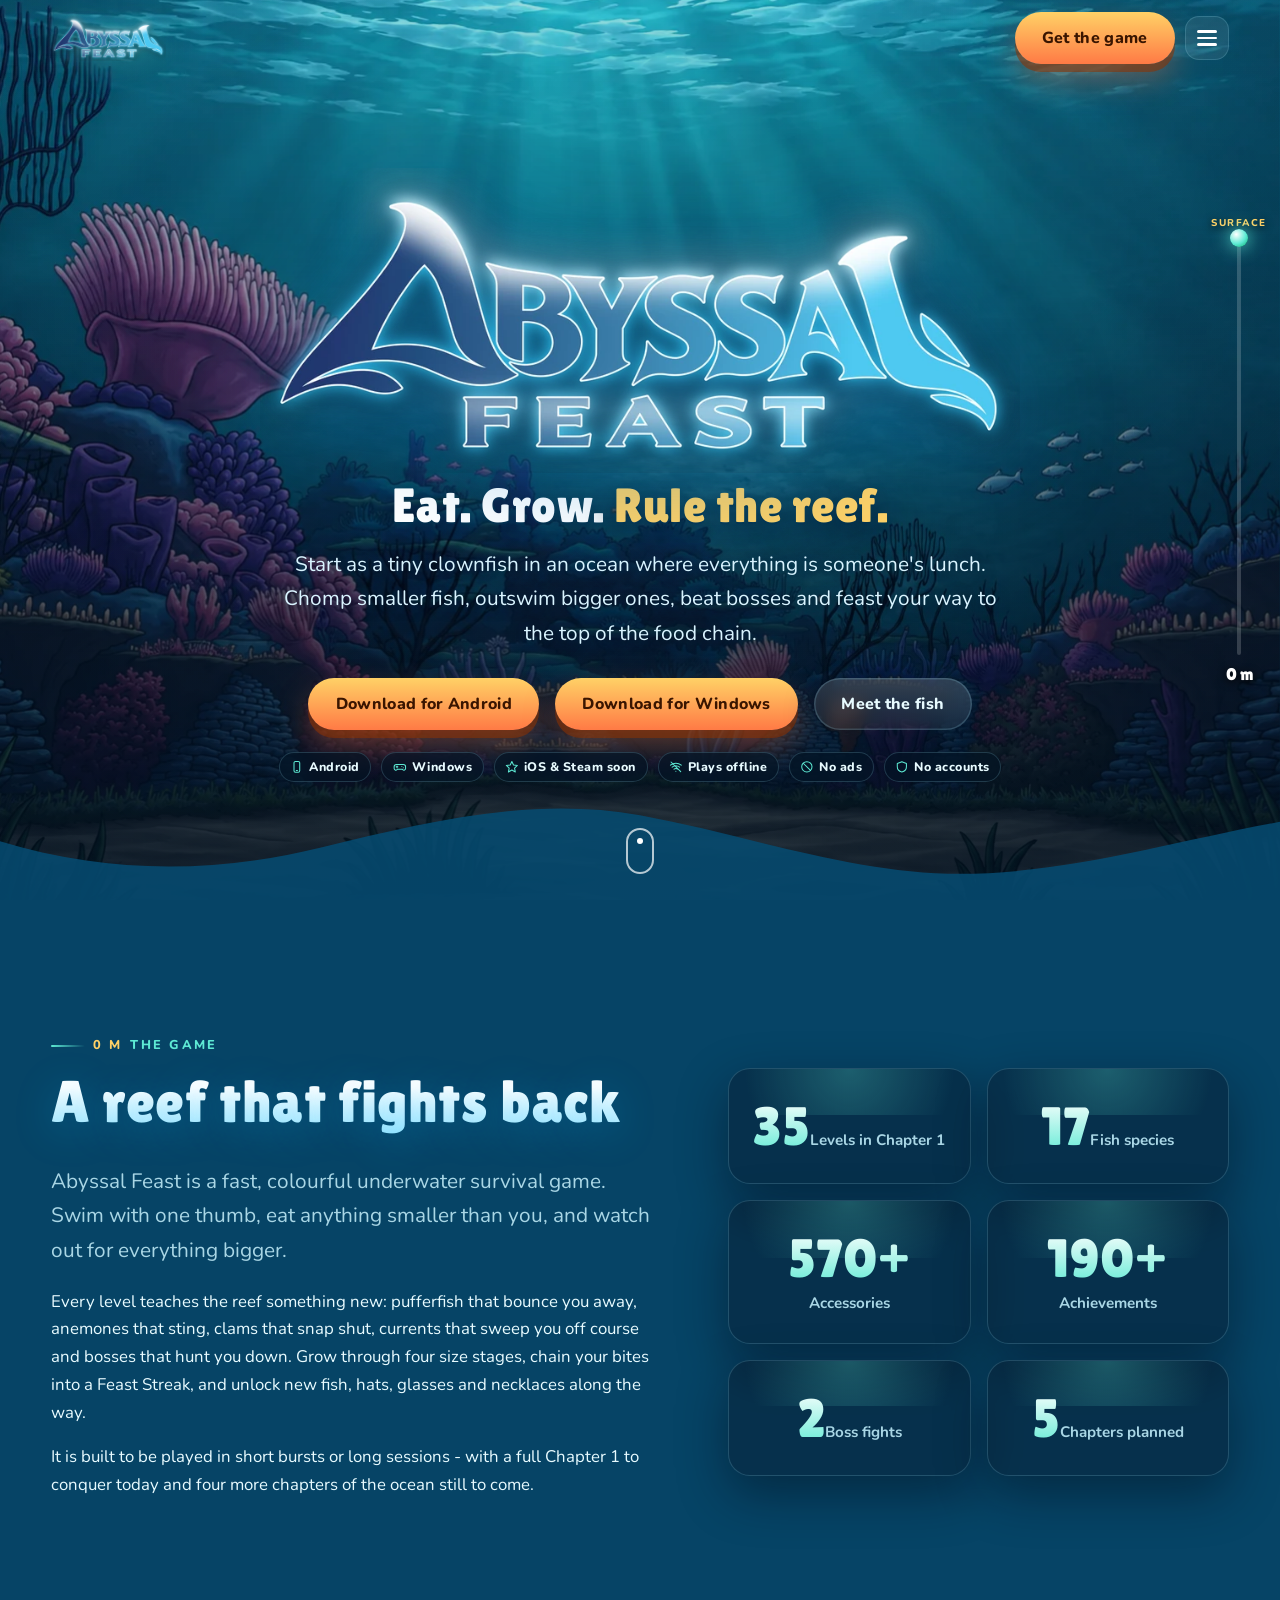
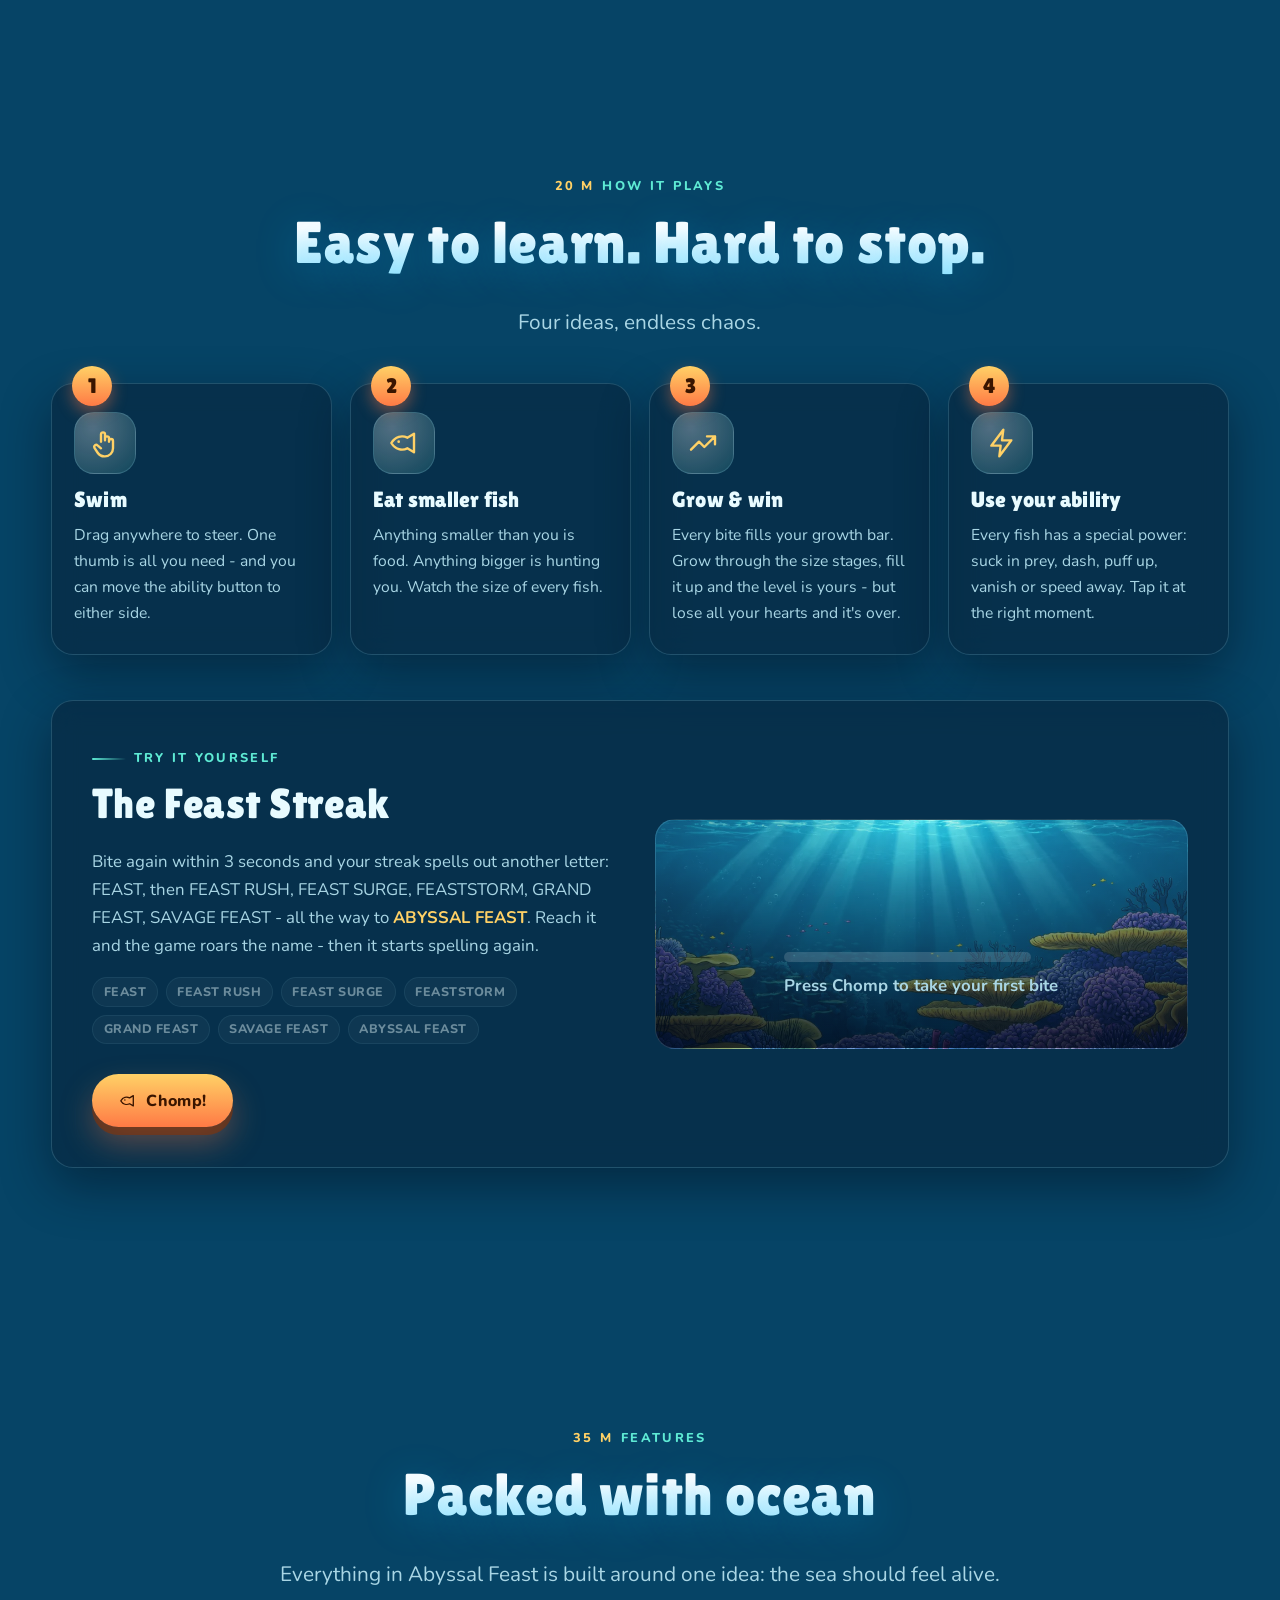
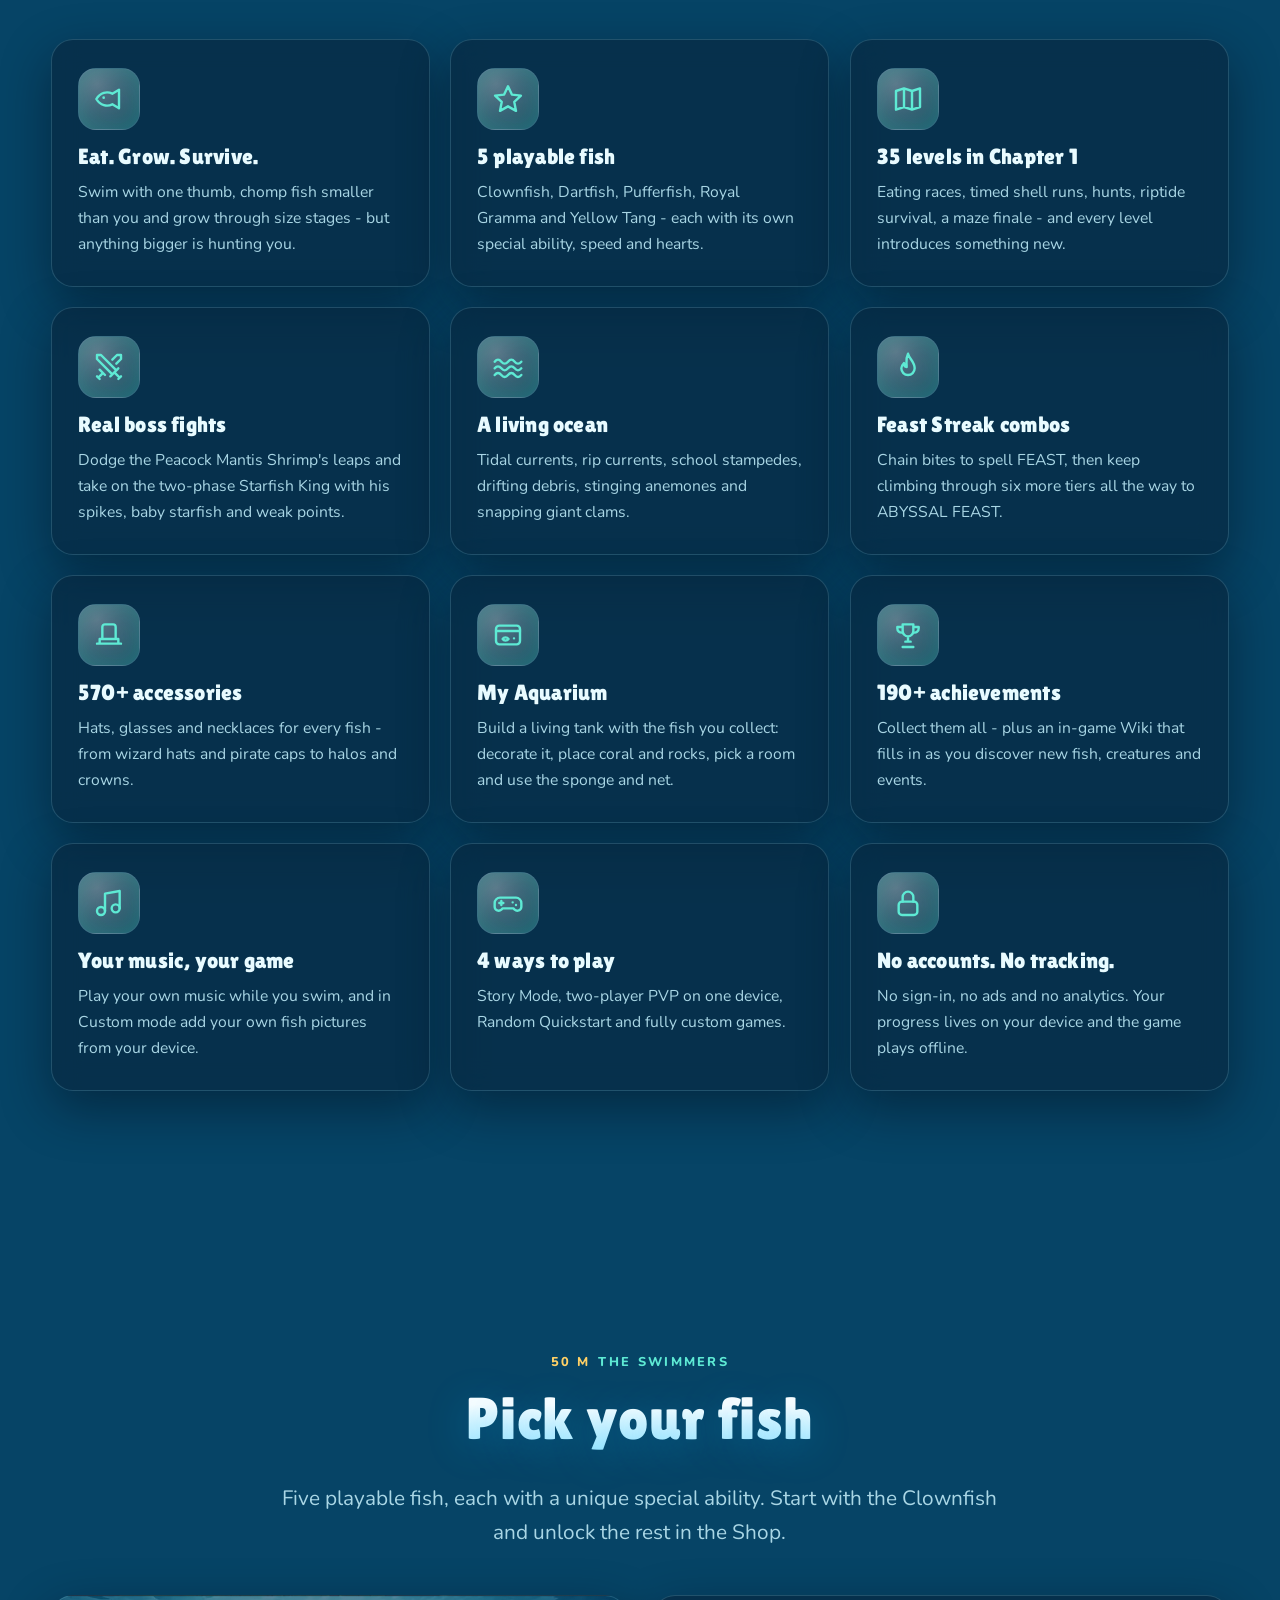
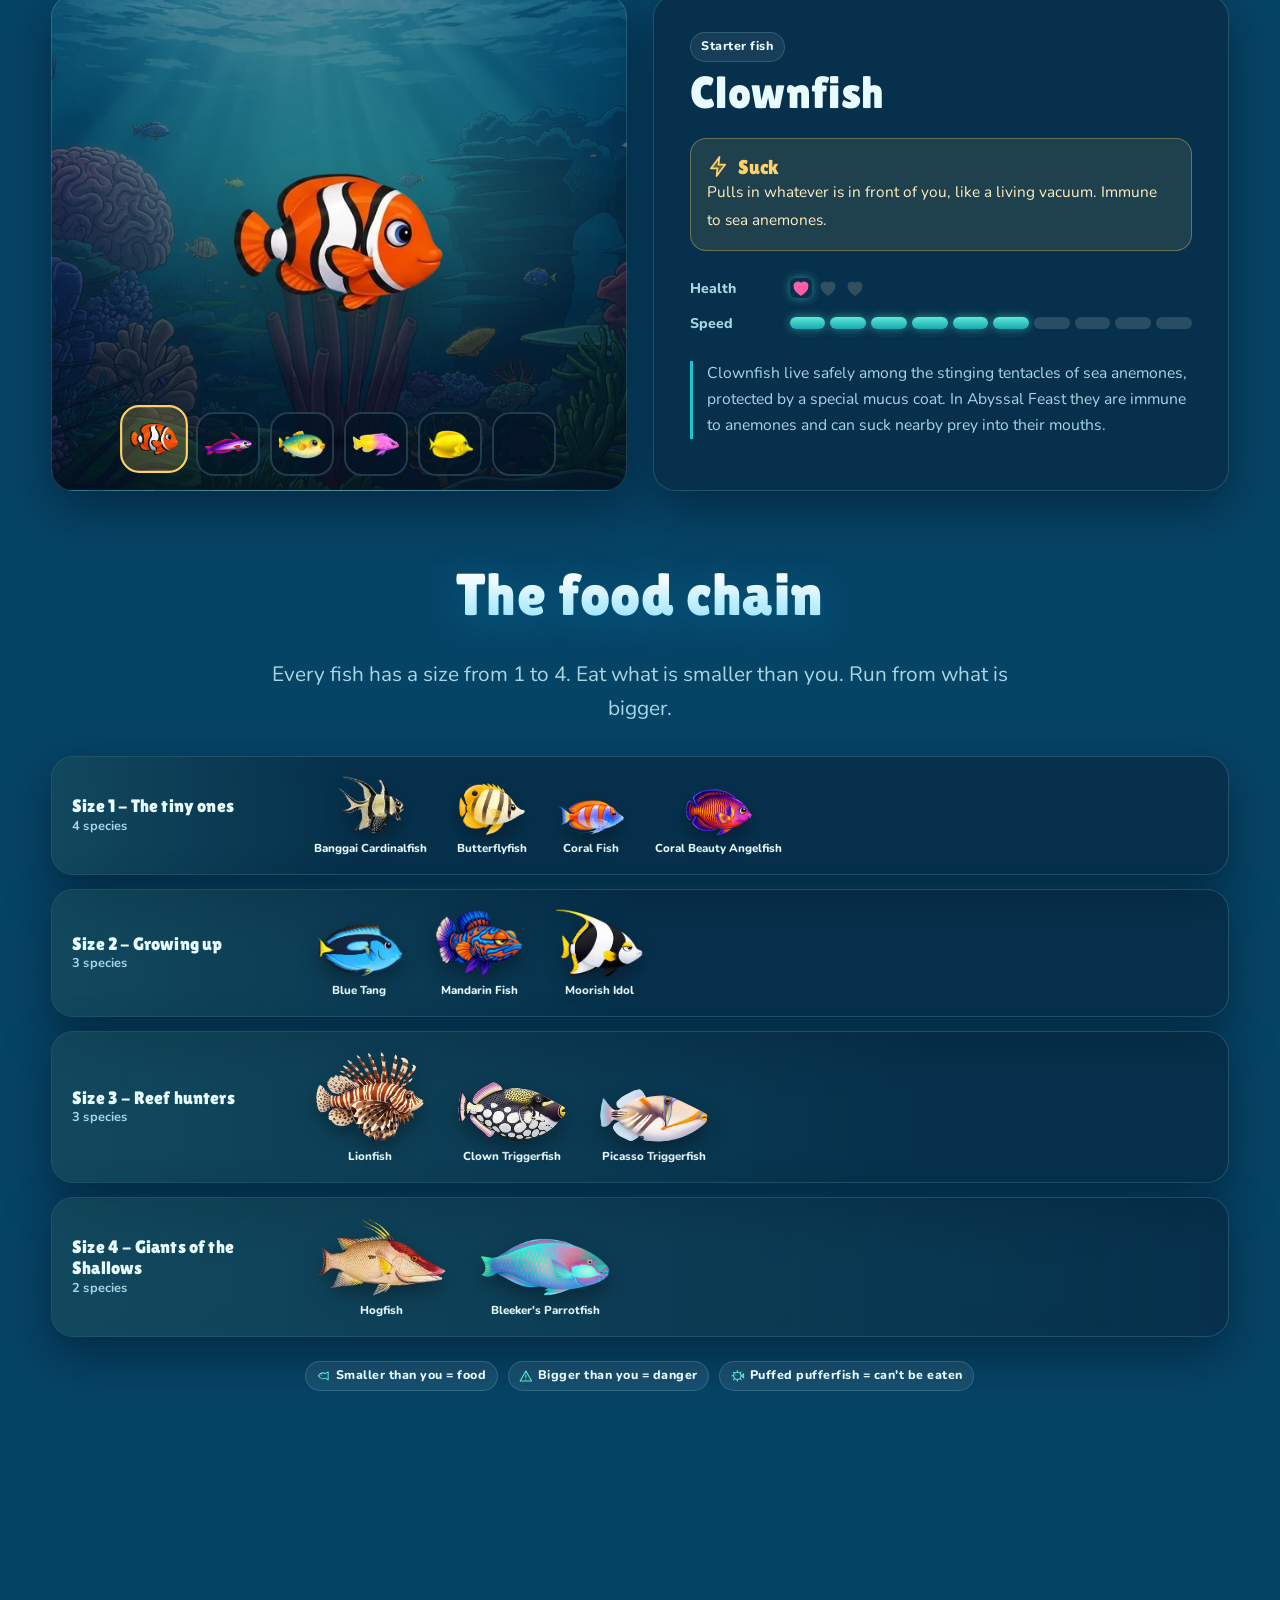
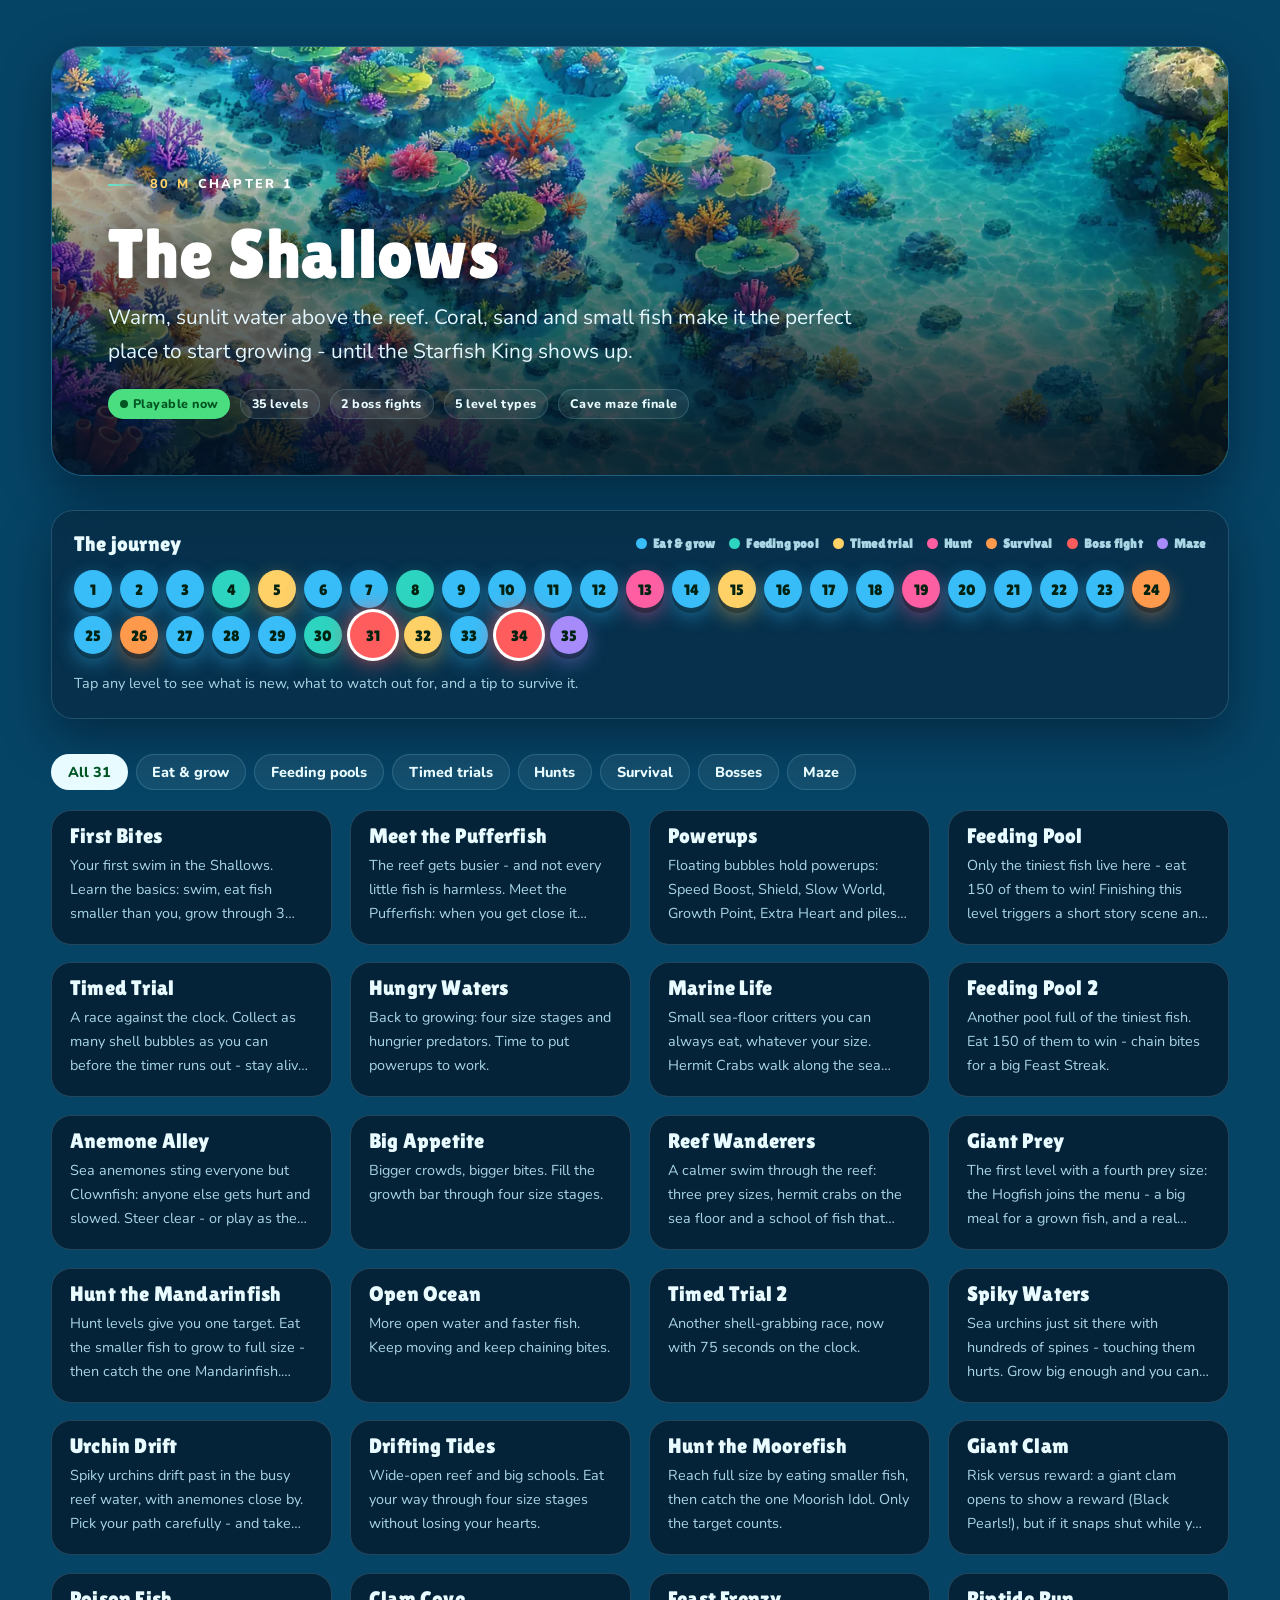
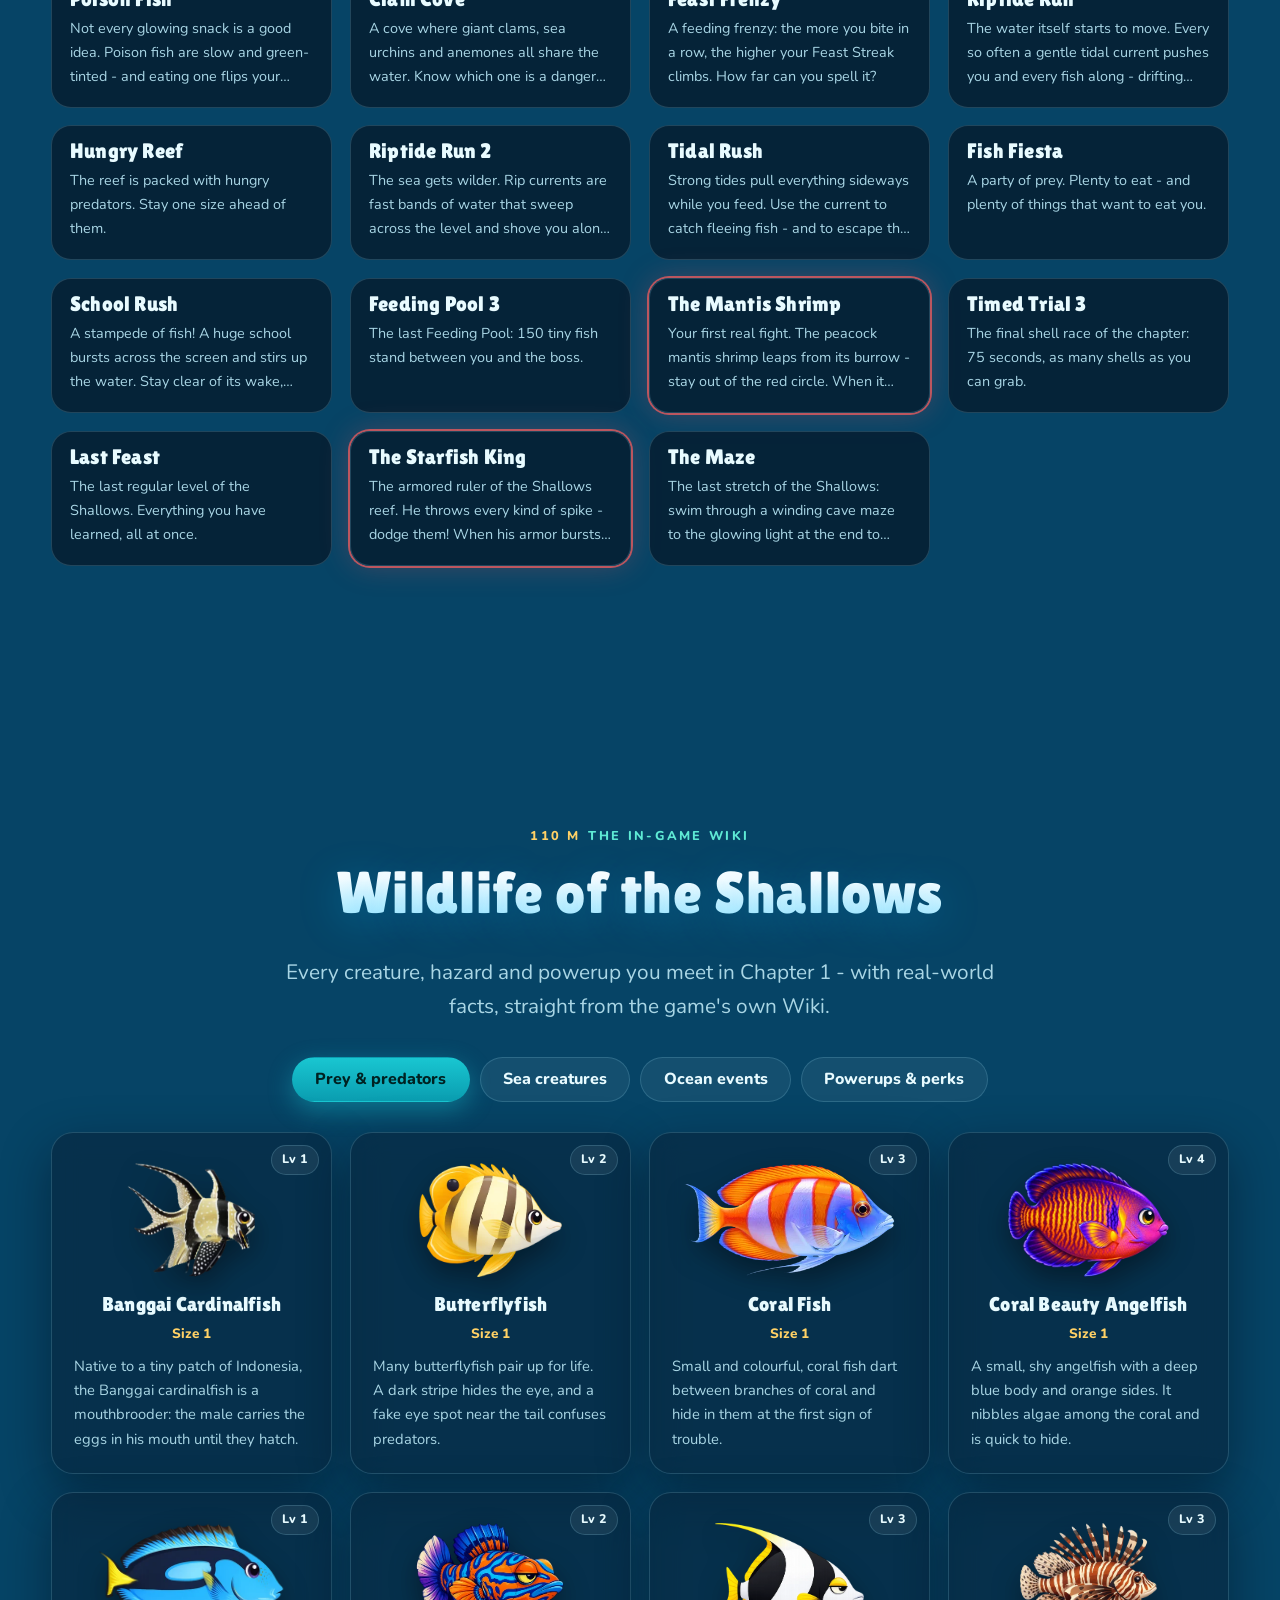
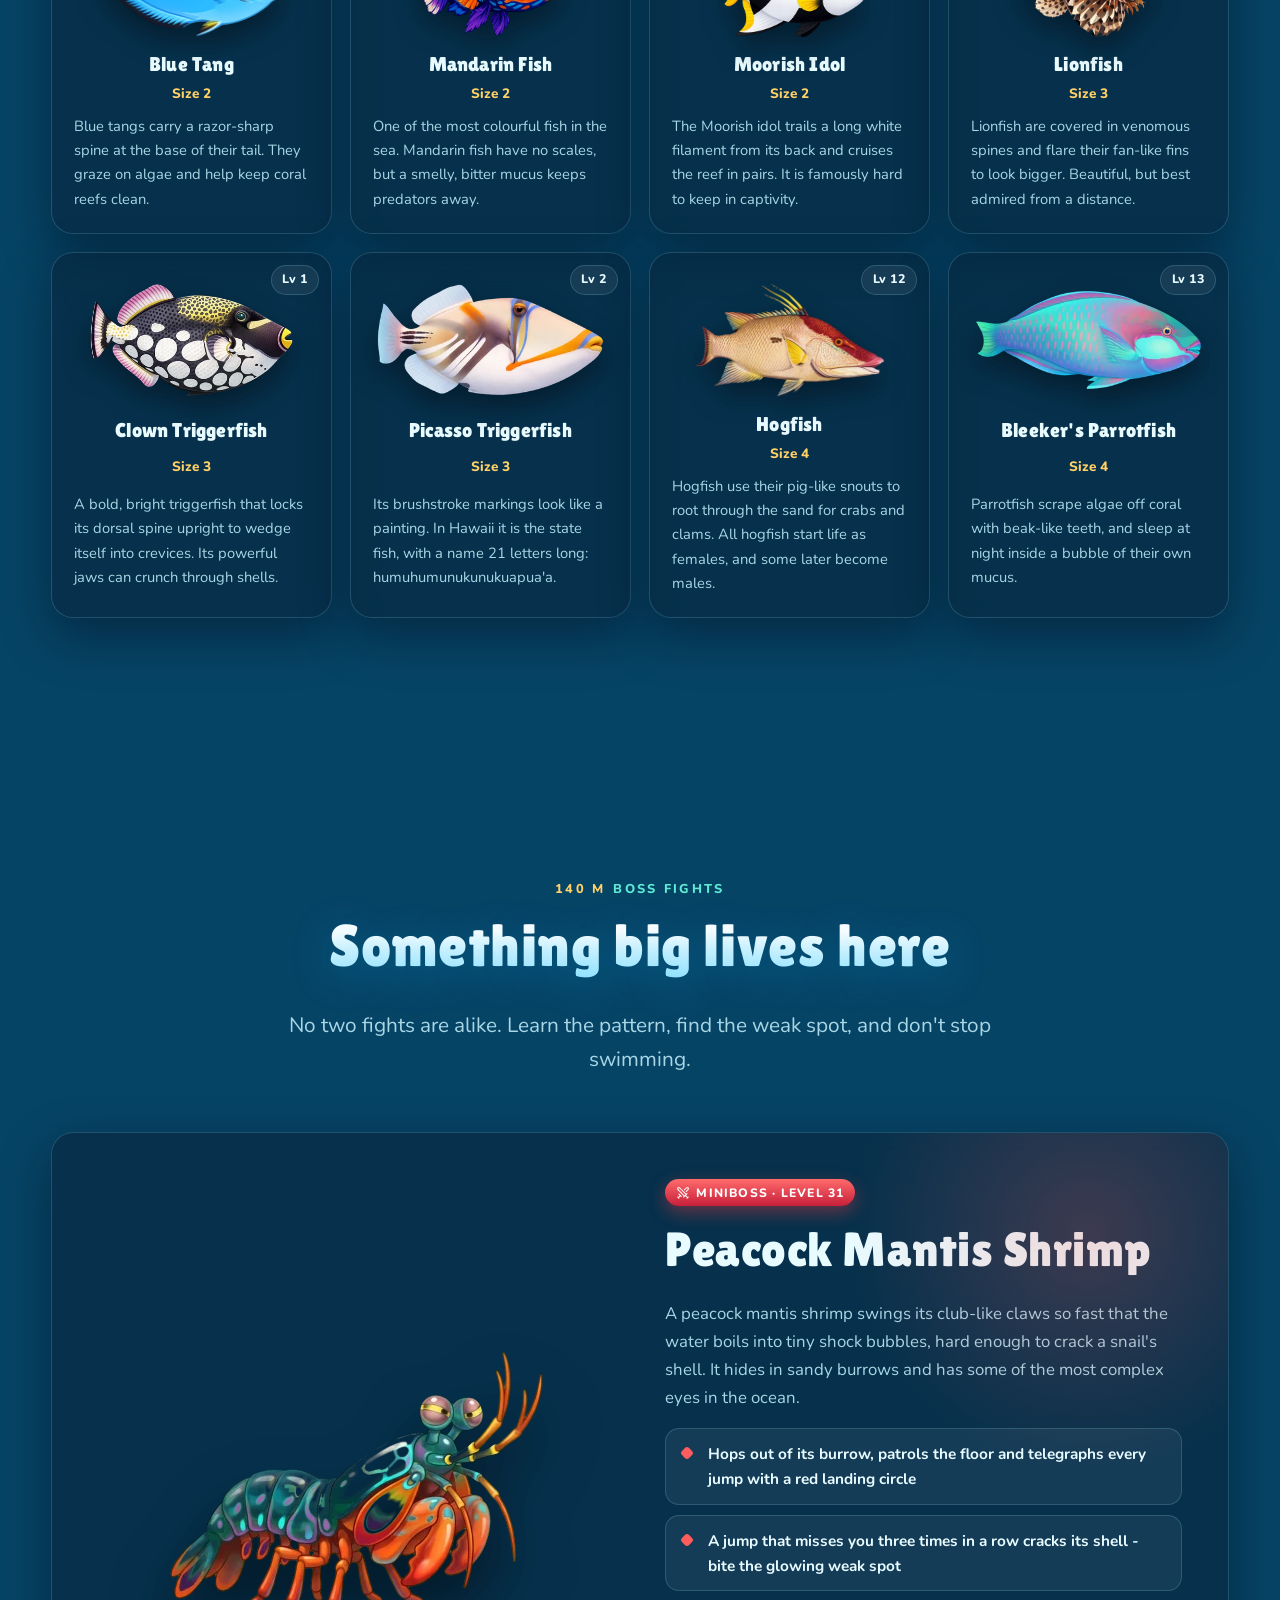
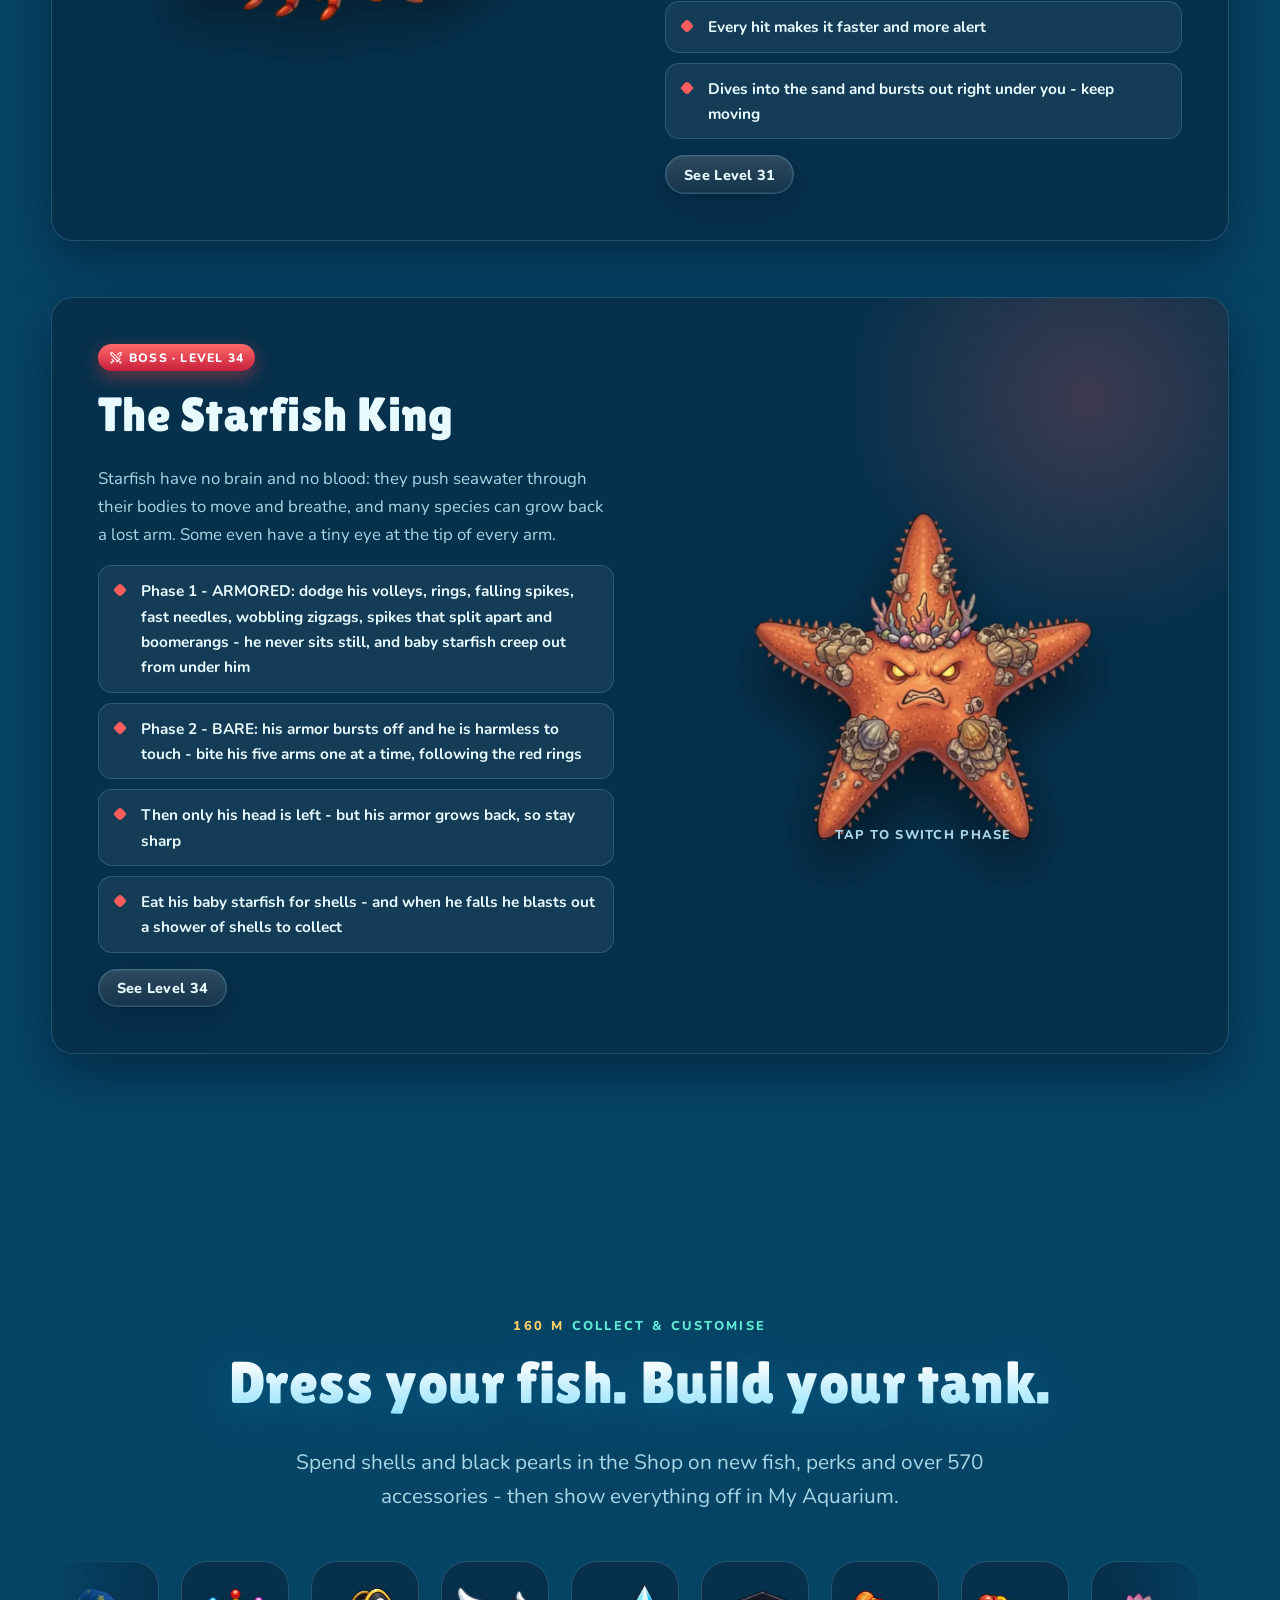
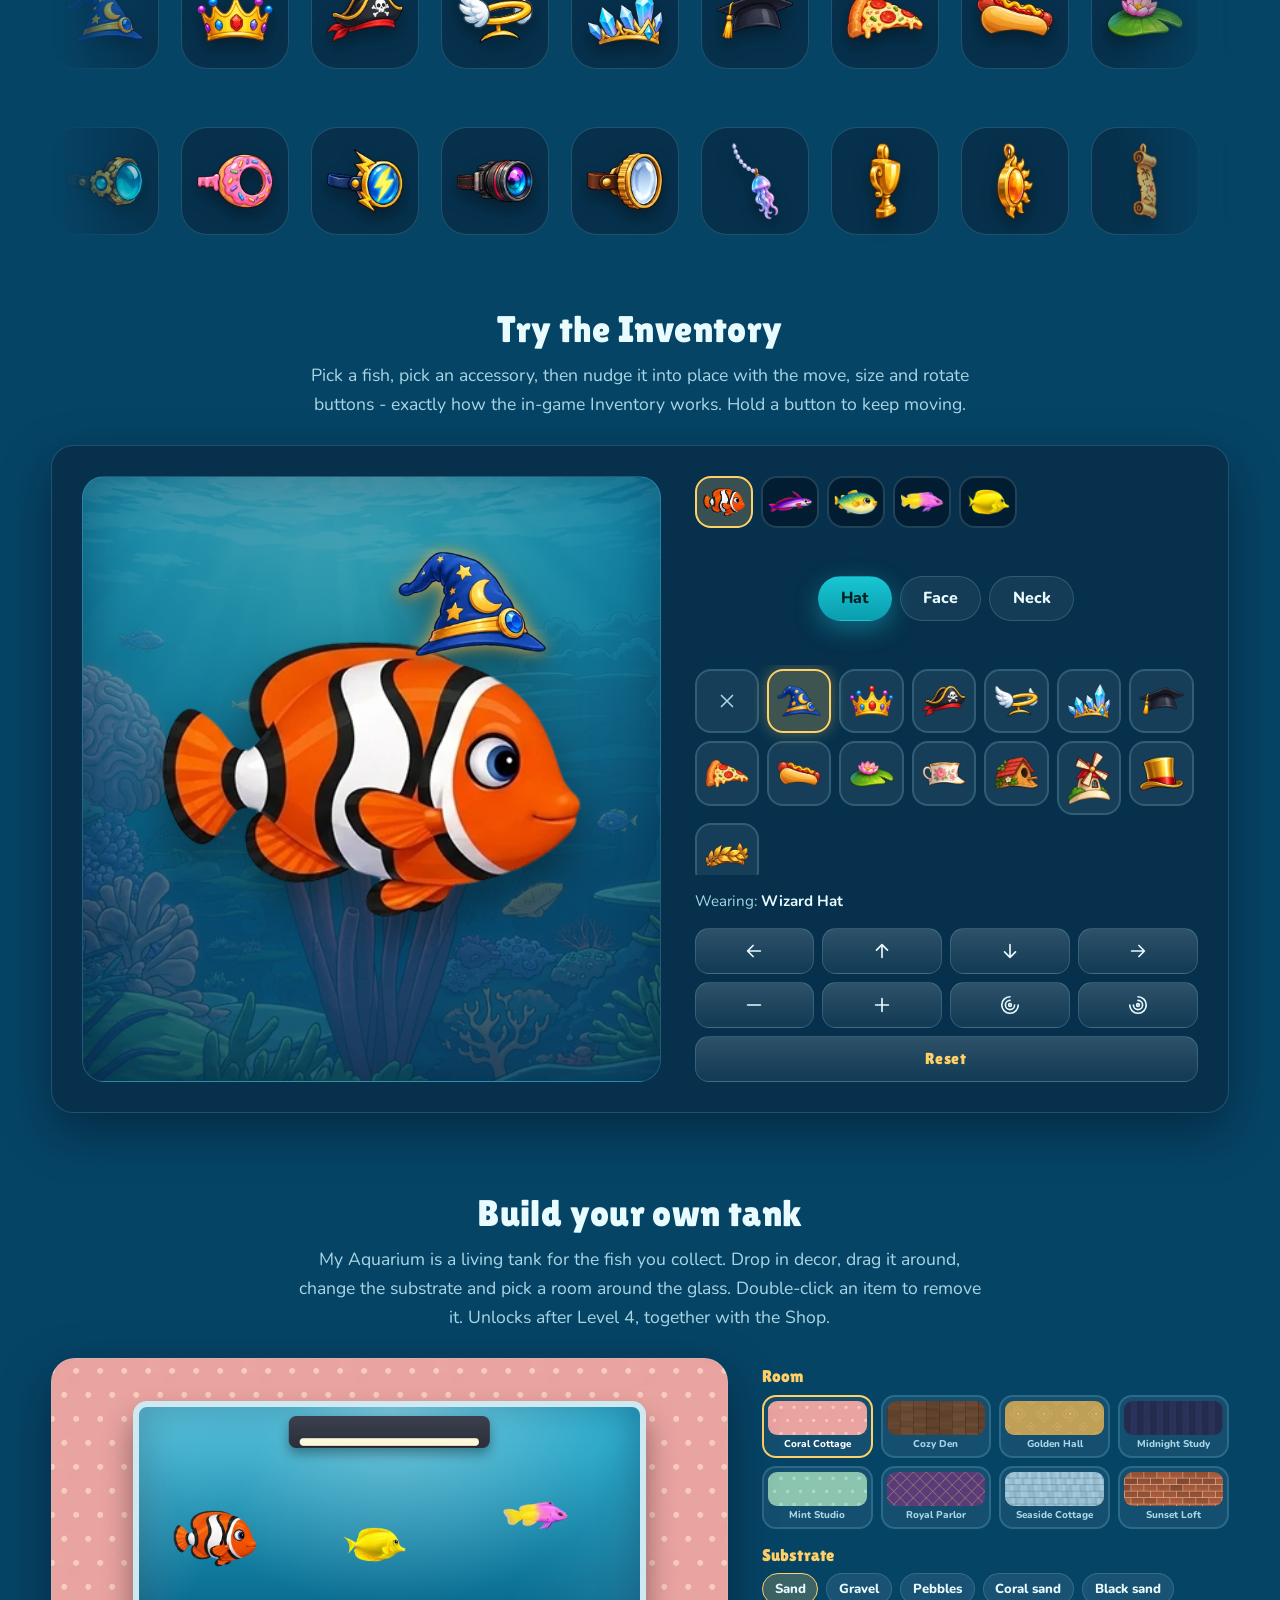
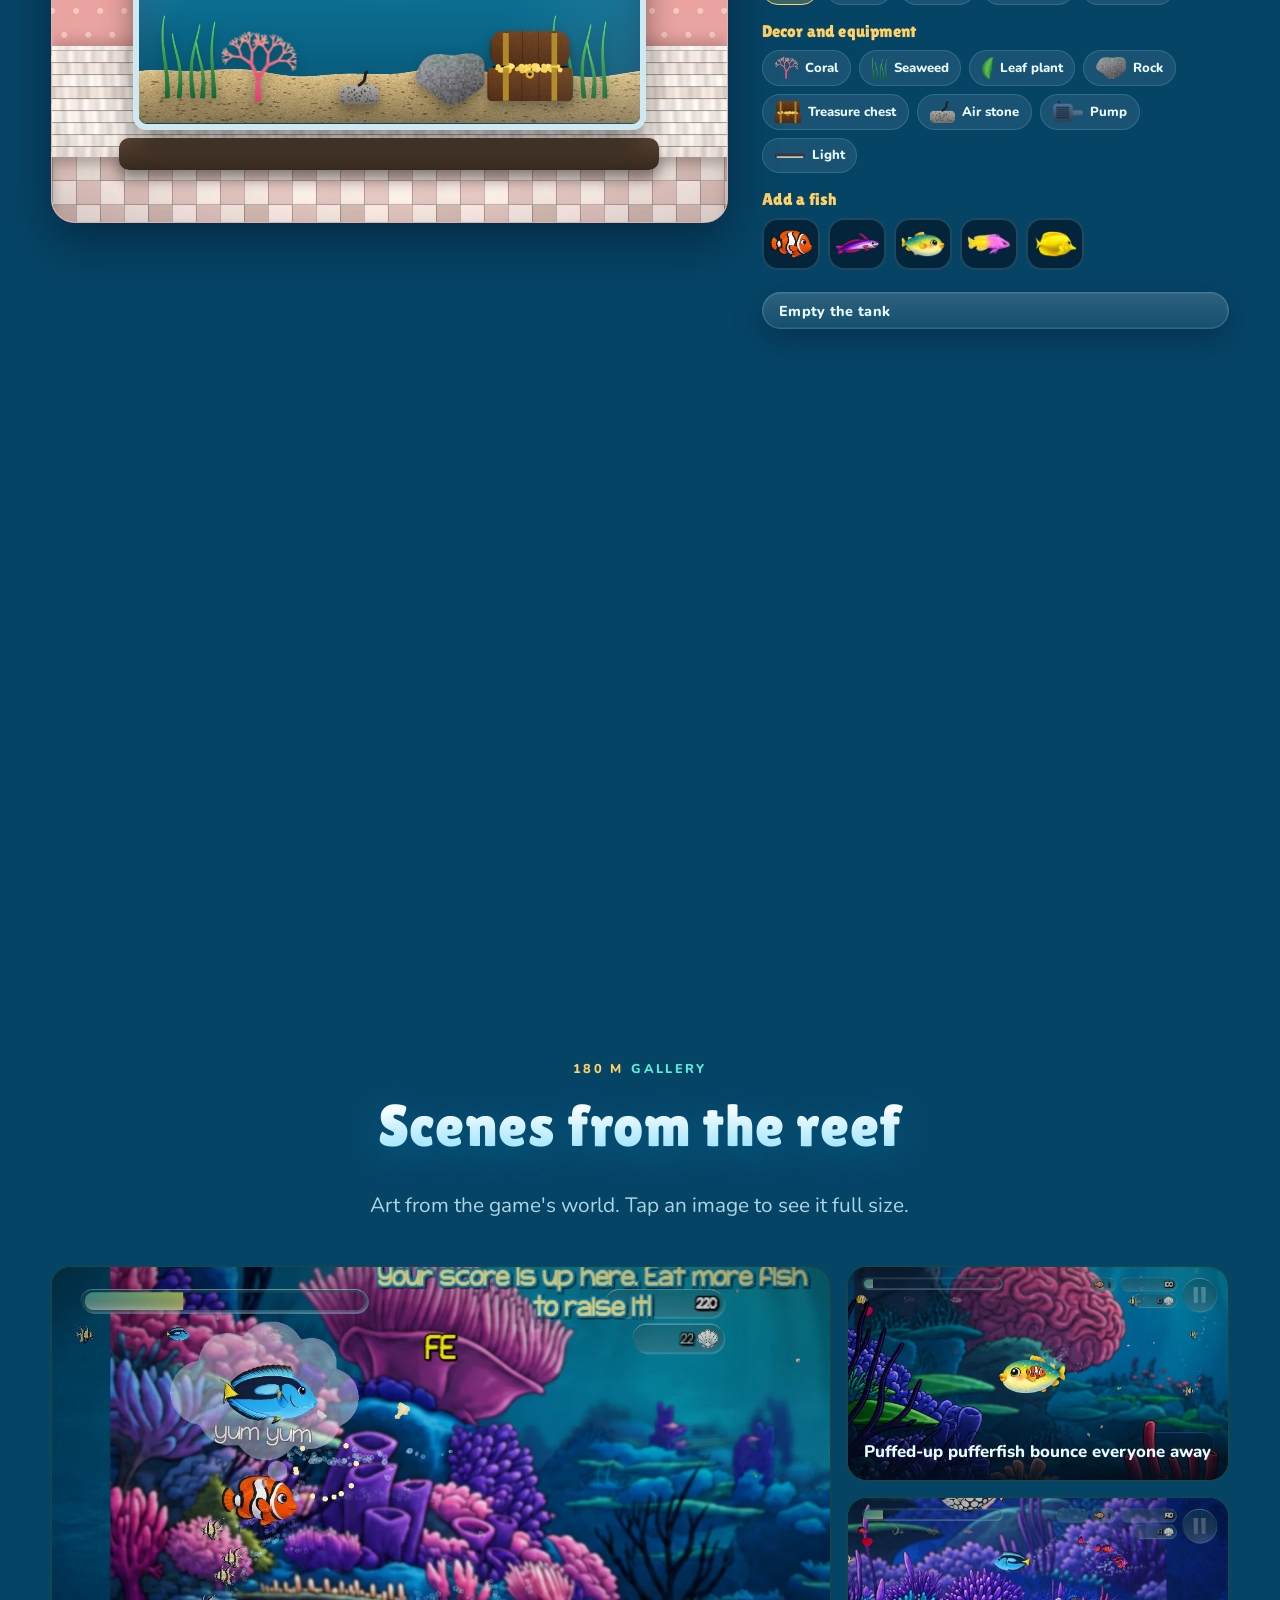
<file: index.html>
<!doctype html>
<html lang="en">
<head>
  <meta charset="utf-8">
  <meta name="viewport" content="width=device-width, initial-scale=1, viewport-fit=cover">
  <title>Abyssal Feast - Eat. Grow. Rule the reef. | Underwater survival game</title>
  <meta name="description" content="Abyssal Feast is a colourful underwater survival game: start as a tiny clownfish, eat your way up the food chain, dodge predators, battle bosses and explore the Shallows. 35 levels, 5 playable fish, 570+ accessories. By NP Games.">
  <meta name="theme-color" content="#06344f">
  <meta property="og:type" content="website">
  <meta property="og:title" content="Abyssal Feast - Eat. Grow. Rule the reef.">
  <meta property="og:description" content="Start as a tiny clownfish and feast your way up the food chain. 35 levels, boss fights, 5 playable fish and a living ocean.">
  <meta property="og:image" content="assets/img/og.jpg">
  <meta name="twitter:card" content="summary_large_image">
  <link rel="icon" type="image/png" href="assets/favicon.png">
  <link rel="apple-touch-icon" href="assets/img/icon-192.png">
  <link rel="preload" href="assets/fonts/lilita-one-400.woff2" as="font" type="font/woff2" crossorigin>
  <link rel="preload" href="assets/img/hero-bg.webp" as="image">
  <link rel="stylesheet" href="assets/css/style.css?v=20261031">
  <link rel="stylesheet" href="assets/css/extras.css?v=20261031">
  <link rel="stylesheet" href="assets/css/lab.css?v=20261031">
  <script type="application/ld+json">
  {"@context":"https://schema.org","@type":"VideoGame","name":"Abyssal Feast","description":"A colourful underwater survival game where you start as a tiny clownfish and eat your way up the food chain.","genre":["Arcade","Action","Survival"],"gamePlatform":["Windows","Android","iOS","Steam"],"applicationCategory":"Game","publisher":{"@type":"Organization","name":"NP Games"},"author":{"@type":"Person","name":"Nazeeh Pullat"},"image":"assets/img/og.jpg","inLanguage":"en"}
  </script>
</head>
<body>
  <a class="skip" href="#main">Skip to content</a>
  <div id="rays" aria-hidden="true"></div>
  <canvas id="fx" aria-hidden="true"></canvas>
  <div id="glow" aria-hidden="true"></div>

  <aside class="depth"><div class="zone" id="zone" aria-hidden="true">Surface</div><div class="track" id="depthtrack" role="slider" tabindex="0" aria-label="Page depth: drag or click to scroll" aria-orientation="vertical" aria-valuemin="0" aria-valuemax="100" aria-valuenow="0"><div class="fill" id="depthfill"></div><div class="dot" id="depthdot"></div></div><div class="num" id="depthnum">0 m</div></aside>

  <header class="nav" id="nav">
    <div class="wrap">
      <a class="brand" href="#top" aria-label="Abyssal Feast - home"><img src="assets/img/logo.png" alt="Abyssal Feast" width="140" height="62"></a>
      <ul id="menu">
        <li><a href="#about">The Game</a></li>
        <li><a href="#fish">Fish</a></li>
        <li class="has-sub">
          <button type="button" class="sub-toggle" aria-expanded="false" aria-haspopup="true">Chapters</button>
          <ul class="sub">
            <li><a href="#chapter1">Chapter 1</a></li>
            <li><a href="#wildlife">Wildlife</a></li>
            <li><a href="#bosses">Bosses</a></li>
            <li><a href="#chapters">What's Next</a></li>
          </ul>
        </li>
        <li><a href="#collect">Collect</a></li>
        <li><a href="#donate">Donate</a></li>
        <li class="has-sub">
          <button type="button" class="sub-toggle" aria-expanded="false" aria-haspopup="true">More</button>
          <ul class="sub">
            <li><a href="codes/">Codes &amp; Gifts</a></li>
            <li><a href="privacy/">Privacy Policy</a></li>
            <li><a href="terms/">Terms of Use</a></li>
          </ul>
        </li>
      </ul>
      <div class="cta">
        <a class="btn" href="#get" id="navcta">Get the game</a>
        <button class="burger" id="burger" aria-label="Menu" aria-expanded="false" aria-controls="menu"><span></span></button>
      </div>
    </div>
  </header>

  <main id="main">
    <!-- ======================= HERO ======================= -->
    <section class="hero" id="top">
      <div class="hero-bg" id="herobg"></div>
      <div class="swimmers" id="swimmers" aria-hidden="true"></div>
      <div class="hero-inner">
        <img class="hero-logo" src="assets/img/logo.webp" alt="Abyssal Feast" width="760" height="333" fetchpriority="high">
        <h1>Eat. Grow. <em>Rule the reef.</em></h1>
        <p class="lead">Start as a tiny clownfish in an ocean where everything is someone's lunch. Chomp smaller fish, outswim bigger ones, beat bosses and feast your way to the top of the food chain.</p>
        <div class="hero-actions">
          <a class="btn" href="https://play.google.com/store/apps/details?id=com.nazeehpullat.abyssalfeast" target="_blank" rel="noopener" id="hero-android">Download for Android</a>
          <a class="btn" href="https://n-p-games.itch.io/abyssal-feast" target="_blank" rel="noopener" id="hero-dl">Download for Windows</a>
          <a class="btn ghost" href="#fish">Meet the fish</a>
        </div>
        <div class="pills">
          <span class="chip" data-ic="phone">Android</span><span class="chip" data-ic="gamepad">Windows</span><span class="chip" data-ic="star">iOS &amp; Steam soon</span><span class="chip" data-ic="wifioff">Plays offline</span><span class="chip" data-ic="ban">No ads</span><span class="chip" data-ic="shield">No accounts</span>
        </div>
      </div>
      <div class="scrollcue" aria-hidden="true"></div>
    </section>

    <!-- ======================= ABOUT ======================= -->
    <section id="about">
      <div class="wrap split">
        <div class="rv">
          <div class="eyebrow"><span class="depthtag">0 m</span> The game</div>
          <h2 class="title">A reef that fights back</h2>
          <p class="lead">Abyssal Feast is a fast, colourful underwater survival game. Swim with one thumb, eat anything smaller than you, and watch out for everything bigger.</p>
          <p>Every level teaches the reef something new: pufferfish that bounce you away, anemones that sting, clams that snap shut, currents that sweep you off course and bosses that hunt you down. Grow through four size stages, chain your bites into a Feast Streak, and unlock new fish, hats, glasses and necklaces along the way.</p>
          <p>It is built to be played in short bursts or long sessions - with a full Chapter 1 to conquer today and four more chapters of the ocean still to come.</p>
        </div>
        <div class="stats rv" id="stats" style="--d:.15s"></div>
      </div>
    </section>

    <!-- ======================= HOW IT PLAYS ======================= -->
    <section id="play">
      <div class="wrap">
        <div class="center rv">
          <div class="eyebrow"><span class="depthtag">20 m</span> How it plays</div>
          <h2 class="title">Easy to learn. Hard to stop.</h2>
          <p class="lead">Four ideas, endless chaos.</p>
        </div>
        <div class="steps" id="steps"></div>

        <div class="streak glass rv">
          <div>
            <div class="eyebrow">Try it yourself</div>
            <h3 style="font-size:clamp(1.8rem,3.6vw,2.6rem)">The Feast Streak</h3>
            <p style="color:var(--mist)">Bite again within 3 seconds and your streak spells out another letter: FEAST, then FEAST RUSH, FEAST SURGE, FEASTSTORM, GRAND FEAST, SAVAGE FEAST - all the way to <b style="color:var(--sun)">ABYSSAL FEAST</b>. Reach it and the game roars the name - then it starts spelling again.</p>
            <div class="tiers" id="tiers"></div>
            <button class="btn" id="chomp" type="button" data-ic="fish">Chomp!</button>
          </div>
          <div class="streak-screen" id="streakscreen">
            <div>
              <div class="streak-word" id="streakword" aria-live="polite">&nbsp;</div>
              <div class="streak-timer"><i id="streaktimer"></i></div>
              <div class="streak-hint" id="streakhint">Press Chomp to take your first bite</div>
            </div>
          </div>
        </div>
      </div>
    </section>

    <!-- ======================= FEATURES ======================= -->
    <section id="features">
      <div class="wrap">
        <div class="center rv">
          <div class="eyebrow"><span class="depthtag">35 m</span> Features</div>
          <h2 class="title">Packed with ocean</h2>
          <p class="lead">Everything in Abyssal Feast is built around one idea: the sea should feel alive.</p>
        </div>
        <div class="grid3" id="features-grid"></div>
      </div>
    </section>

    <!-- ======================= FISH ======================= -->
    <section id="fish">
      <div class="wrap">
        <div class="center rv">
          <div class="eyebrow"><span class="depthtag">50 m</span> The swimmers</div>
          <h2 class="title">Pick your fish</h2>
          <p class="lead">Five playable fish, each with a unique special ability. Start with the Clownfish and unlock the rest in the Shop.</p>
        </div>
        <div class="showcase rv">
          <div class="stage glass" id="stage"><div class="fishbox" id="fishbox"></div><div class="shadow"></div><div class="picks" id="picks" role="group" aria-label="Choose a fish"></div></div>
          <div class="info glass" id="info"></div>
        </div>

        <div class="chain">
          <div class="center rv">
            <h2 class="title">The food chain</h2>
            <p class="lead">Every fish has a size from 1 to 4. Eat what is smaller than you. Run from what is bigger.</p>
          </div>
          <div class="ladder" id="ladder"></div>
          <div class="eatnote rv"><span class="chip" data-ic="fish">Smaller than you = food</span><span class="chip" data-ic="warn">Bigger than you = danger</span><span class="chip" data-ic="puffer">Puffed pufferfish = can't be eaten</span></div>
        </div>
      </div>
    </section>

    <!-- ======================= CHAPTER 1 ======================= -->
    <section id="chapter1">
      <div class="wrap">
        <div class="chapter-hero rv">
          <div class="mapbg"></div>
          <div>
            <div class="eyebrow" style="color:#fff"><span class="depthtag">80 m</span> Chapter 1</div>
            <h2>The Shallows</h2>
            <p class="lead">Warm, sunlit water above the reef. Coral, sand and small fish make it the perfect place to start growing - until the Starfish King shows up.</p>
            <div class="badges"><span class="chip live"><i class="pulse"></i>Playable now</span><span class="chip">35 levels</span><span class="chip">2 boss fights</span><span class="chip">5 level types</span><span class="chip">Cave maze finale</span></div>
          </div>
        </div>

        <div class="journey glass rv">
          <h3>The journey <span class="legend" id="legend"></span></h3>
          <div class="dots" id="dots"></div>
          <p style="margin:14px 0 0;color:var(--mist);font-size:.9rem">Tap any level to see what is new, what to watch out for, and a tip to survive it.</p>
        </div>

        <div class="filters rv" id="filters" role="group" aria-label="Filter levels"></div>
        <div class="levels" id="levels"></div>
      </div>
    </section>

    <!-- ======================= WILDLIFE ======================= -->
    <section id="wildlife">
      <div class="wrap">
        <div class="center rv">
          <div class="eyebrow"><span class="depthtag">110 m</span> The in-game wiki</div>
          <h2 class="title">Wildlife of the Shallows</h2>
          <p class="lead">Every creature, hazard and powerup you meet in Chapter 1 - with real-world facts, straight from the game's own Wiki.</p>
        </div>
        <div class="tabs rv" role="tablist" id="wtabs">
          <button class="tab" role="tab" aria-selected="true" data-p="p-fish">Prey &amp; predators</button>
          <button class="tab" role="tab" aria-selected="false" data-p="p-marine">Sea creatures</button>
          <button class="tab" role="tab" aria-selected="false" data-p="p-events">Ocean events</button>
          <button class="tab" role="tab" aria-selected="false" data-p="p-items">Powerups &amp; perks</button>
        </div>
        <div class="panel" id="p-fish"><div class="cards" id="c-fish"></div></div>
        <div class="panel" id="p-marine" hidden><div class="cards" id="c-marine"></div></div>
        <div class="panel" id="p-events" hidden><div class="cards" id="c-events"></div></div>
        <div class="panel" id="p-items" hidden>
          <h3 class="subhead">Powerups - floating bubbles</h3><div class="mini-grid" id="c-power"></div>
          <h3 class="subhead">Perks - bring them into a level</h3><div class="mini-grid" id="c-perks"></div>
        </div>
      </div>
    </section>

    <!-- ======================= BOSSES ======================= -->
    <section id="bosses">
      <div class="wrap">
        <div class="center rv">
          <div class="eyebrow"><span class="depthtag">140 m</span> Boss fights</div>
          <h2 class="title">Something big lives here</h2>
          <p class="lead">No two fights are alike. Learn the pattern, find the weak spot, and don't stop swimming.</p>
        </div>
        <div id="boss-list"></div>
      </div>
    </section>

    <!-- ======================= COLLECT ======================= -->
    <section id="collect">
      <div class="wrap">
        <div class="center rv">
          <div class="eyebrow"><span class="depthtag">160 m</span> Collect &amp; customise</div>
          <h2 class="title">Dress your fish. Build your tank.</h2>
          <p class="lead">Spend shells and black pearls in the Shop on new fish, perks and over 570 accessories - then show everything off in My Aquarium.</p>
        </div>
        <div class="marquee rv" id="m1"><div class="tracks" id="t1"></div></div>
        <div class="marquee rev rv" id="m2" style="--dur:56s"><div class="tracks" id="t2"></div></div>

        <div class="lab" id="closet-wrap">
          <div class="center rv" style="margin-top:64px">
            <h3 class="labtitle">Try the Inventory</h3>
            <p class="lead" style="font-size:1.1rem">Pick a fish, pick an accessory, then nudge it into place with the move, size and rotate buttons - exactly how the in-game Inventory works. Hold a button to keep moving.</p>
          </div>
          <div class="closet glass rv" id="closet">
            <div class="cstage" id="cstage" aria-live="polite"></div>
            <div class="cpanel">
              <div class="cpick" id="cfish" aria-label="Choose a fish"></div>
              <div class="tabs" id="ctabs" role="tablist" aria-label="Accessory type"></div>
              <div class="cgrid" id="cgrid"></div>
              <div class="cwear">Wearing: <b id="cworn"></b></div>
              <div class="cpad" id="cpad" aria-label="Move, resize and rotate the selected accessory"></div>
            </div>
          </div>
        </div>

        <div class="lab" id="aq-wrap">
          <div class="center rv" style="margin-top:80px">
            <h3 class="labtitle">Build your own tank</h3>
            <p class="lead" style="font-size:1.1rem">My Aquarium is a living tank for the fish you collect. Drop in decor, drag it around, change the substrate and pick a room around the glass. Double-click an item to remove it. Unlocks after Level 4, together with the Shop.</p>
          </div>
          <div class="aqdemo rv">
            <div class="aqroom" id="aqroom">
              <div class="aqwain"></div><div class="aqfloor"></div>
              <div class="aqtank" id="aqtank">
                <div class="aqlight"></div>
                <div class="aqswim" id="aqswim"></div>
                <div class="aqsub" id="aqsub"></div>
                <div class="aqitems" id="aqitems"></div>
                <div class="aqglass"></div>
              </div>
              <div class="aqstand"></div>
            </div>
            <div class="aqpanel">
              <h4>Room</h4><div class="aqrooms" id="aqrooms"></div>
              <h4>Substrate</h4><div class="chiprow" id="aqsubs"></div>
              <h4>Decor and equipment</h4><div class="chiprow" id="aqadd"></div>
              <h4>Add a fish</h4><div class="cpick" id="aqfish"></div>
              <button type="button" class="btn ghost" id="aqclear" style="margin-top:14px;padding:.6em 1.2em;font-size:.9rem">Empty the tank</button>
            </div>
          </div>
        </div>

        <div class="center rv" style="margin-top:80px">
          <h2 class="title">Four ways to play</h2>
        </div>
        <div class="modes" id="modes"></div>
      </div>
    </section>

    <!-- ======================= GALLERY ======================= -->
    <section id="gallery">
      <div class="wrap">
        <div class="center rv">
          <div class="eyebrow"><span class="depthtag">180 m</span> Gallery</div>
          <h2 class="title">Scenes from the reef</h2>
          <p class="lead" id="gallerylead">Art from the game's world. Tap an image to see it full size.</p>
        </div>
        <div class="shots" id="shots"></div>
        <div id="video"></div>
      </div>
    </section>

    <!-- ======================= CHAPTERS ======================= -->
    <section id="chapters">
      <div class="wrap">
        <div class="center rv">
          <div class="eyebrow"><span class="depthtag">200 m+</span> What's next</div>
          <h2 class="title">The ocean goes deeper</h2>
          <p class="lead">Chapter 1 is only the beginning. Four more chapters are in the works: the Kelp Forest, the Open Ocean, the Volcanic Mountain and the Abyssal Depths, each with new biomes, bigger predators and stranger creatures.</p>
        </div>
        <div class="chapters" id="chapter-list"></div>
        <p class="coming">More fish. More bosses. More ocean.</p>
      </div>
    </section>

    <!-- ======================= FAQ ======================= -->
    <section id="faq">
      <div class="wrap">
        <div class="center rv">
          <div class="eyebrow">Questions</div>
          <h2 class="title">Good to know</h2>
        </div>
        <div class="faq" id="faq-list"></div>
      </div>
    </section>

    <!-- ======================= DONATE ======================= -->
    <section id="donate" style="padding-bottom:20px">
      <div class="wrap">
        <div class="cta-card glass rv">
          <div class="eyebrow">Support the game</div>
          <h2 class="title">Donate</h2>
          <p class="lead" style="margin-inline:auto">Abyssal Feast is made by one developer, with no ads and no tracking. If you enjoy it and want to help it grow, you can chip in with a small donation. It is completely optional, and every bit helps pay for new fish, levels and updates.</p>
          <div class="hero-actions"><a class="btn" href="https://paypal.me/nazeehpullat" target="_blank" rel="noopener">Donate with PayPal</a></div>
          <p class="fine">Donations are handled by PayPal, from anywhere in the world. We never see your payment details.</p>
        </div>
      </div>
    </section>

    <!-- ======================= GET ======================= -->
    <section id="get" style="padding-bottom:60px">
      <div class="wrap">
        <div class="cta-card glass rv">
          <h2 class="title">Ready to dive in?</h2>
          <p class="lead" style="margin-inline:auto">Abyssal Feast is out now for Windows on itch.io and for Android on Google Play, with iOS and Steam to follow. Follow the news, tell us what you think, and be ready to feast.</p>
          <div class="hero-actions" id="cta-links"></div>
          <p class="fine">By NP Games &middot; No ads &middot; No tracking &middot; <a href="privacy/">Privacy Policy</a></p>
        </div>
      </div>
    </section>
  </main>

  <footer>
    <div class="wrap">
      <div class="fgrid">
        <div><img src="assets/img/logo.png" alt="Abyssal Feast" width="140" height="62" loading="lazy"><p>A colourful underwater survival game by NP Games. Eat, grow and rule the reef.</p></div>
        <div><h4>The game</h4><ul><li><a href="#about">About</a></li><li><a href="#fish">Fish</a></li><li><a href="#chapter1">Chapter 1</a></li><li><a href="#chapters">What's next</a></li><li><a href="#donate">Donate</a></li><li><a href="codes/">Codes &amp; Gifts</a></li></ul></div>
        <div><h4>Legal</h4><ul><li><a href="privacy/">Privacy Policy</a></li><li><a href="terms/">Terms of Use</a></li></ul></div>
        <div><h4>Contact</h4><ul><li><a href="mailto:nazeehfazal12@gmail.com">nazeehfazal12@gmail.com</a></li><li id="f-links"></li></ul></div>
      </div>
      <div class="copy"><span>&copy; 2026 NP Games. Abyssal Feast and its art, music and code belong to the developer.</span><span>Made with <span data-ic="heart" class="inl"></span> by Nazeeh Pullat</span></div>
    </div>
  </footer>

  <div class="modal" id="modal" role="dialog" aria-modal="true" aria-labelledby="mtitle" aria-hidden="true">
    <div class="mdl" id="mdl"></div>
  </div>
  <div class="lightbox" id="lightbox" role="dialog" aria-modal="true" aria-label="Image viewer"><img id="lbimg" alt=""><p id="lbcap"></p></div>

  <noscript><style>.rv{opacity:1!important;transform:none!important}</style></noscript>
  <script src="assets/js/config.js?v=20261031"></script>
  <script src="assets/js/icons.js?v=20261031"></script>
  <script src="assets/js/data.js?v=20261031"></script>
  <script src="assets/js/main.js?v=20261031"></script>
  <script src="assets/js/lab.js?v=20261031"></script>
</body>
</html>
</file>
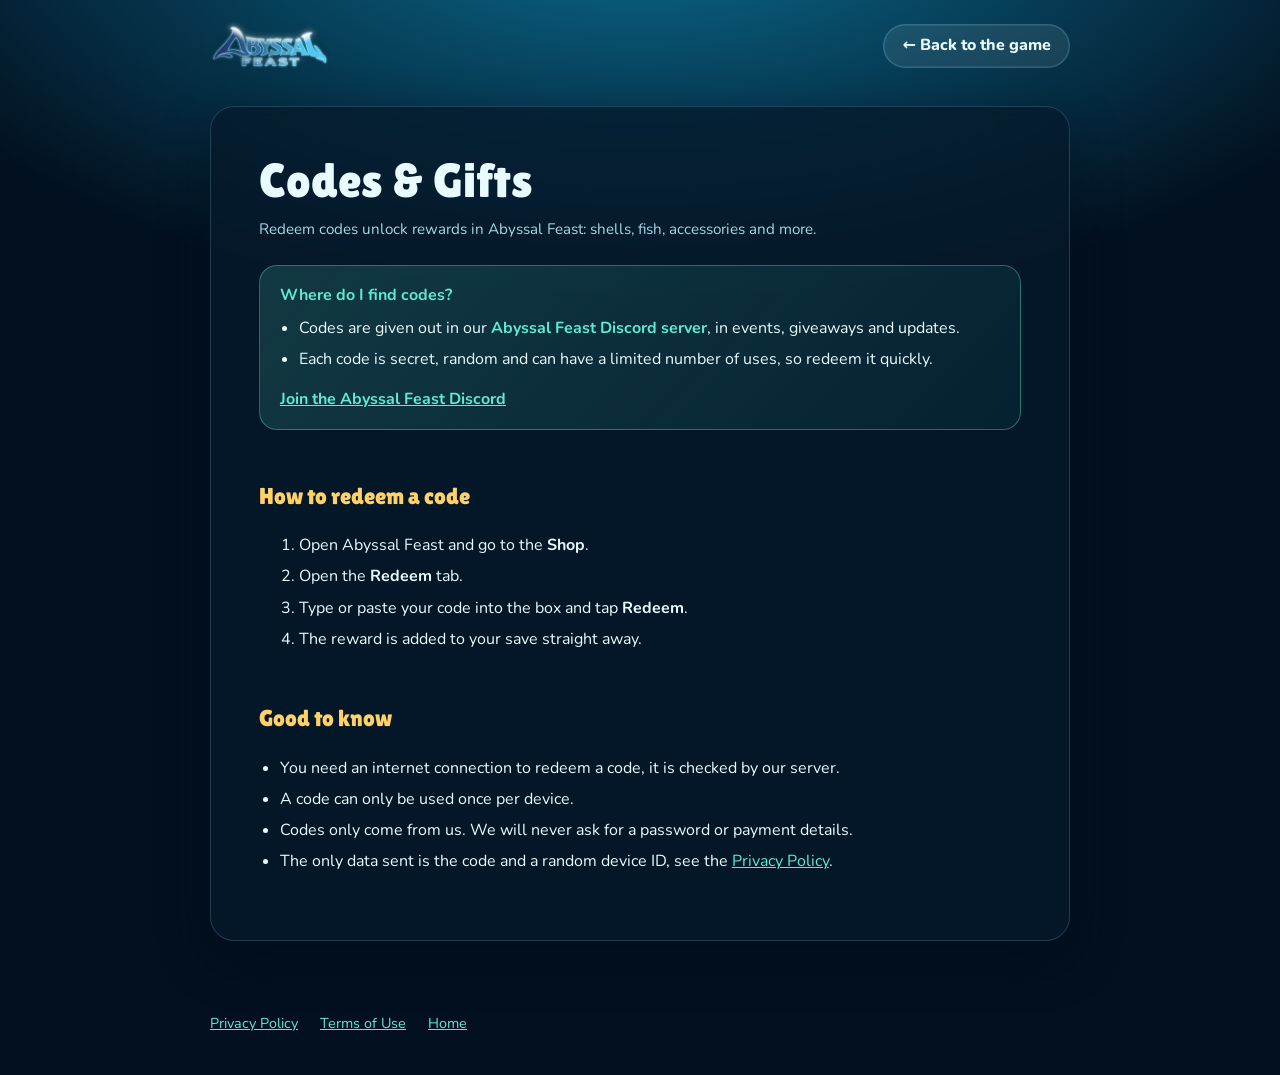
<file: codes/index.html>
<!doctype html>
<html lang="en">
<head>
  <meta charset="utf-8">
  <meta name="viewport" content="width=device-width, initial-scale=1">
  <title>Codes &amp; Gifts - Abyssal Feast</title>
  <meta name="description" content="How to redeem Abyssal Feast gift codes, and where to find them.">
  <meta name="theme-color" content="#06344f">
  <link rel="icon" type="image/png" href="../assets/favicon.png">
  <link rel="stylesheet" href="../assets/css/legal.css">
</head>
<body>
  <div class="top"><a href="../"><img src="../assets/img/logo.png" alt="Abyssal Feast" width="108" height="48"></a><a class="back" href="../">&larr; Back to the game</a></div>
  <main>
    <article class="card">
      <h1>Codes &amp; Gifts</h1>
      <p class="meta">Redeem codes unlock rewards in Abyssal Feast: shells, fish, accessories and more.</p>

      <div class="tldr"><strong>Where do I find codes?</strong>
        <ul>
          <li>Codes are given out in our <strong>Abyssal Feast Discord server</strong>, in events, giveaways and updates.</li>
          <li>Each code is secret, random and can have a limited number of uses, so redeem it quickly.</li>
        </ul>
        <p style="margin:.8em 0 0"><a href="https://discord.gg/xsfxD953wG" target="_blank" rel="noopener"><strong>Join the Abyssal Feast Discord</strong></a></p>
      </div>

      <h2>How to redeem a code</h2>
      <ol>
        <li>Open Abyssal Feast and go to the <strong>Shop</strong>.</li>
        <li>Open the <strong>Redeem</strong> tab.</li>
        <li>Type or paste your code into the box and tap <strong>Redeem</strong>.</li>
        <li>The reward is added to your save straight away.</li>
      </ol>

      <h2>Good to know</h2>
      <ul>
        <li>You need an internet connection to redeem a code, it is checked by our server.</li>
        <li>A code can only be used once per device.</li>
        <li>Codes only come from us. We will never ask for a password or payment details.</li>
        <li>The only data sent is the code and a random device ID, see the <a href="../privacy/">Privacy Policy</a>.</li>
      </ul>
    </article>
  </main>
  <footer><a href="../privacy/">Privacy Policy</a><a href="../terms/">Terms of Use</a><a href="../">Home</a></footer>
</body>
</html>
</file>
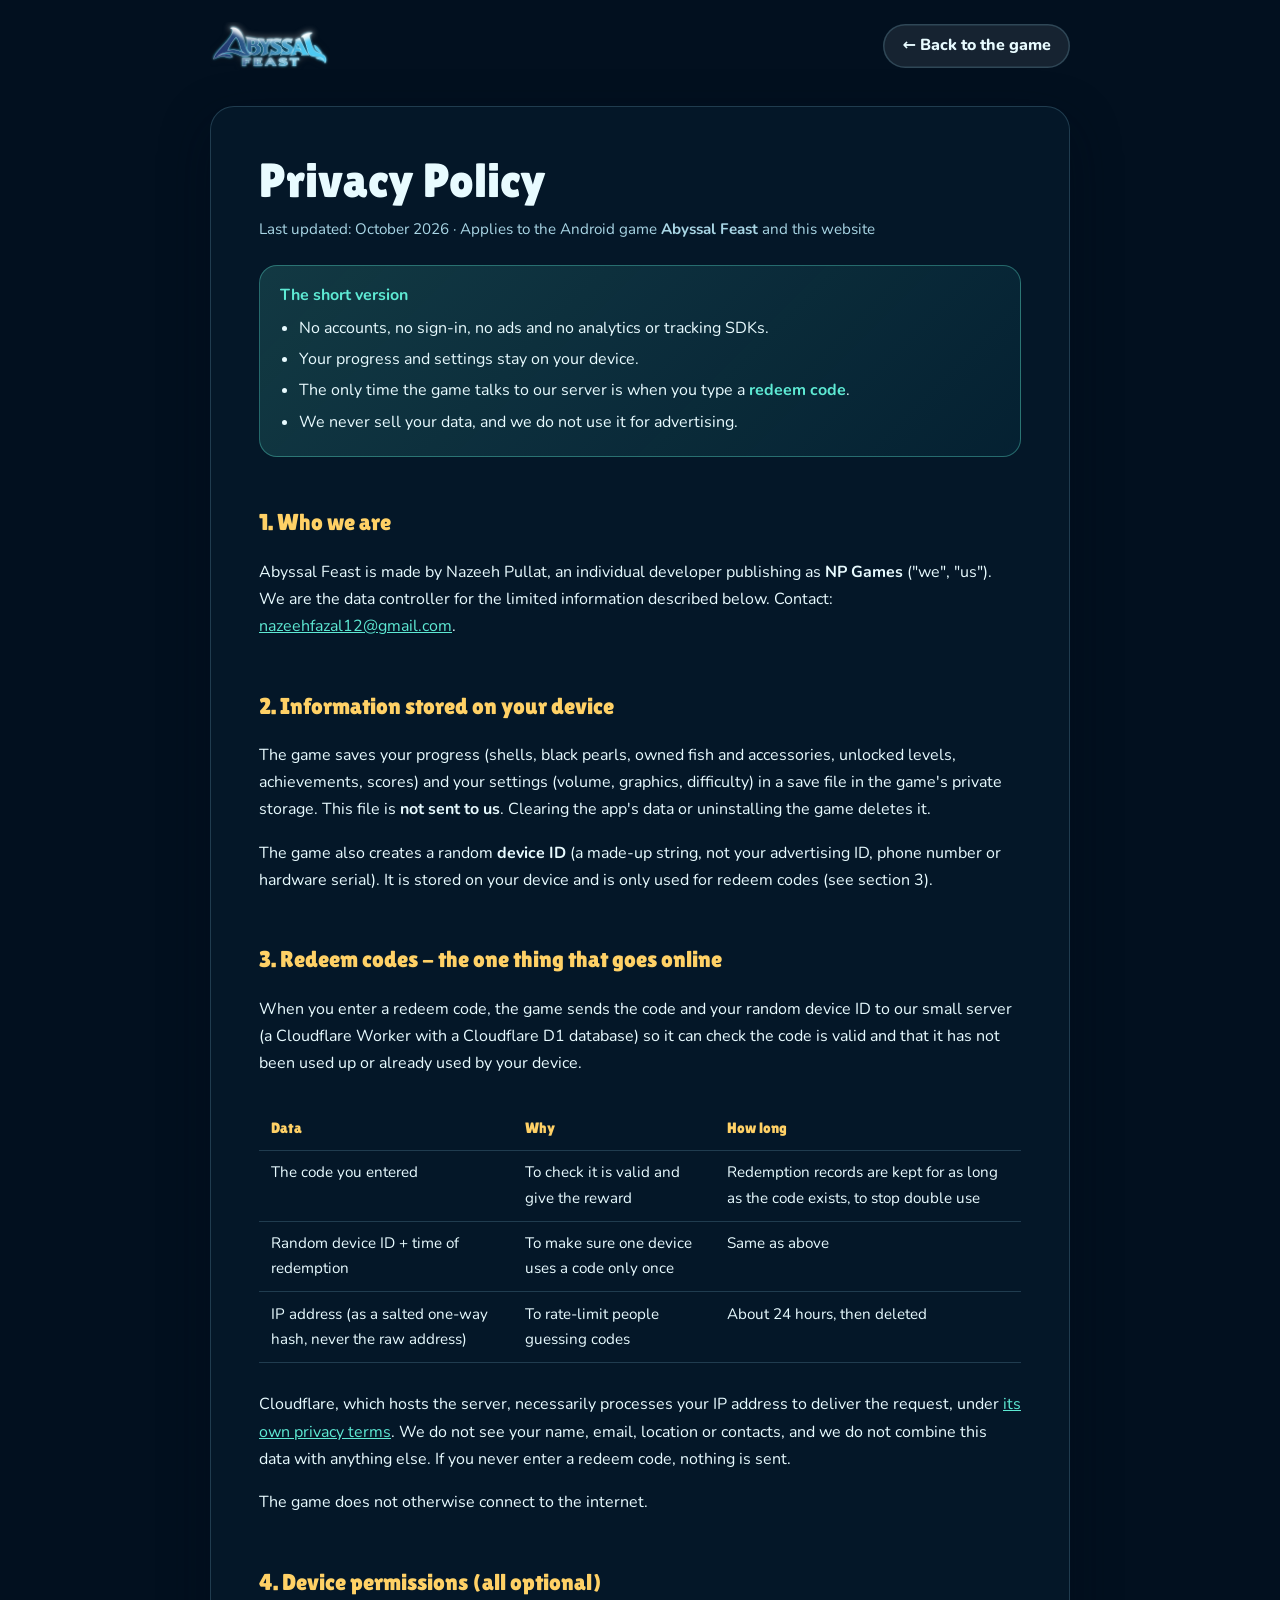
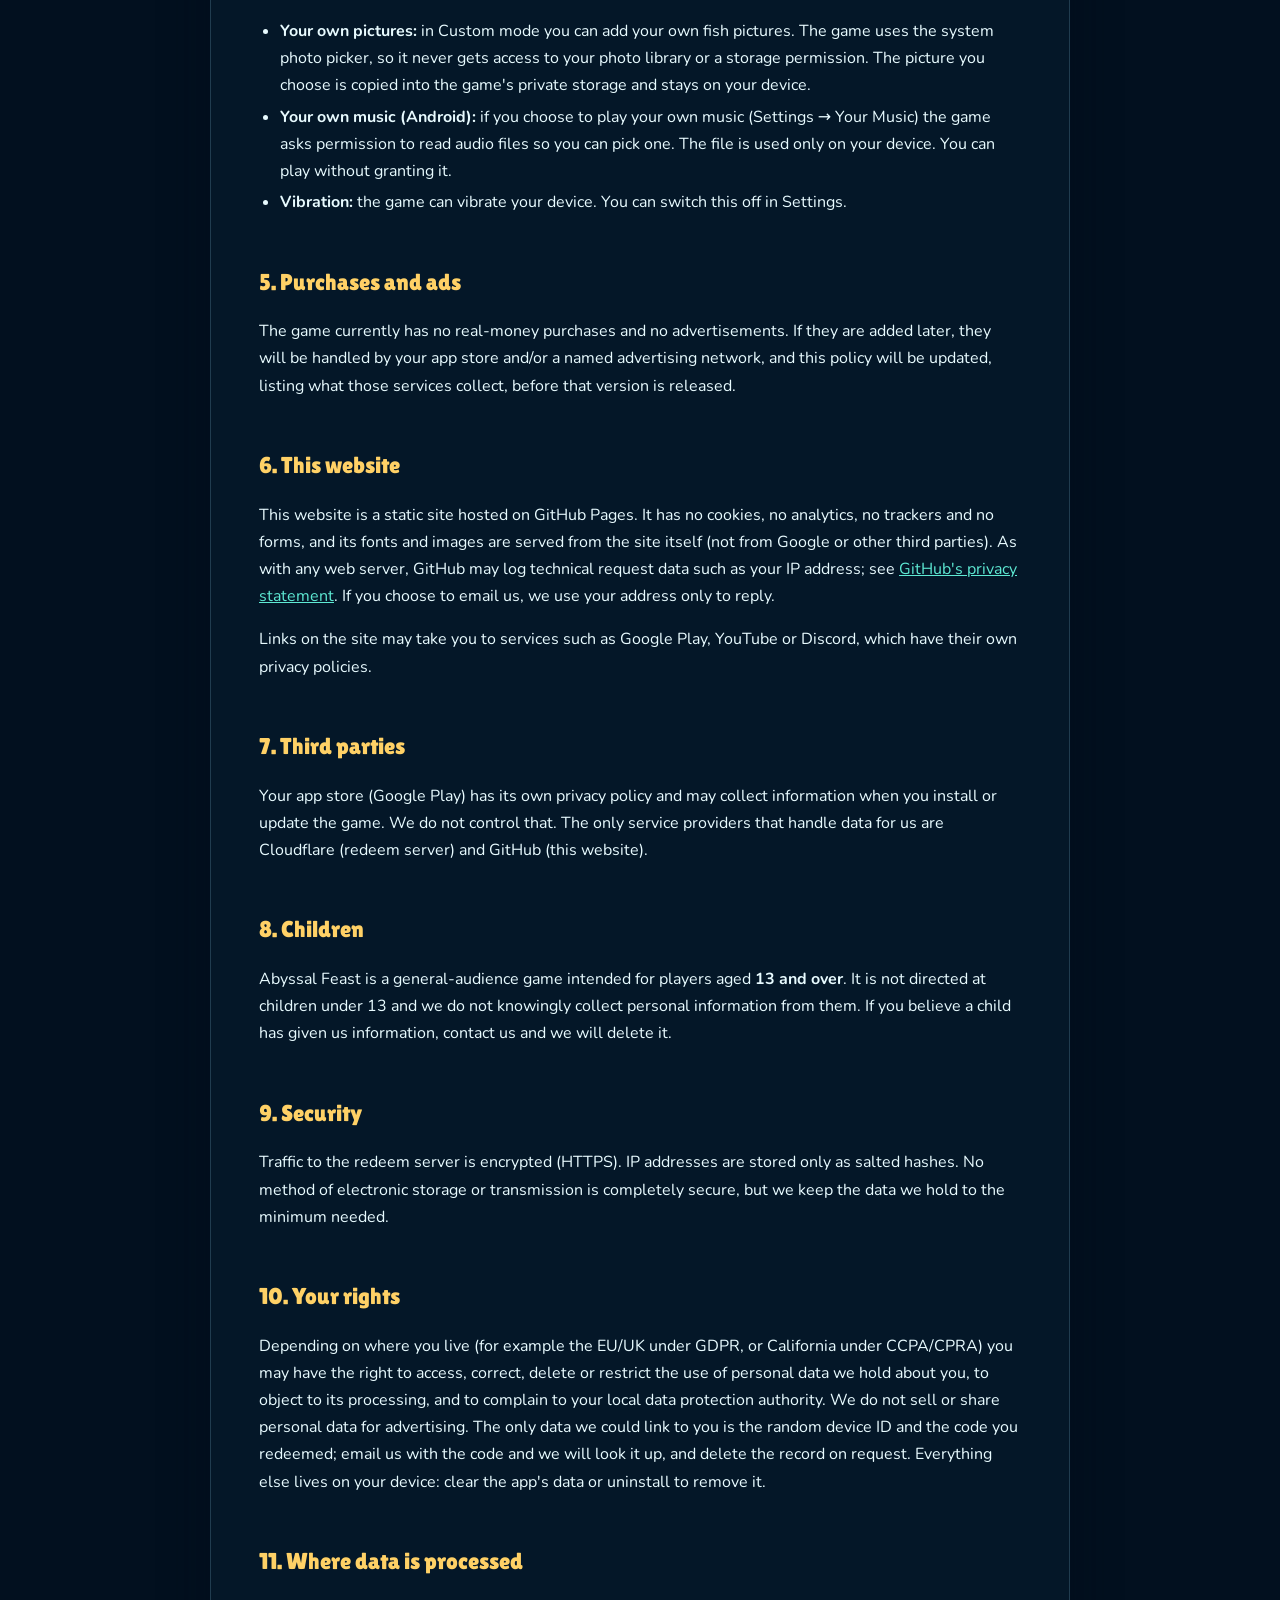
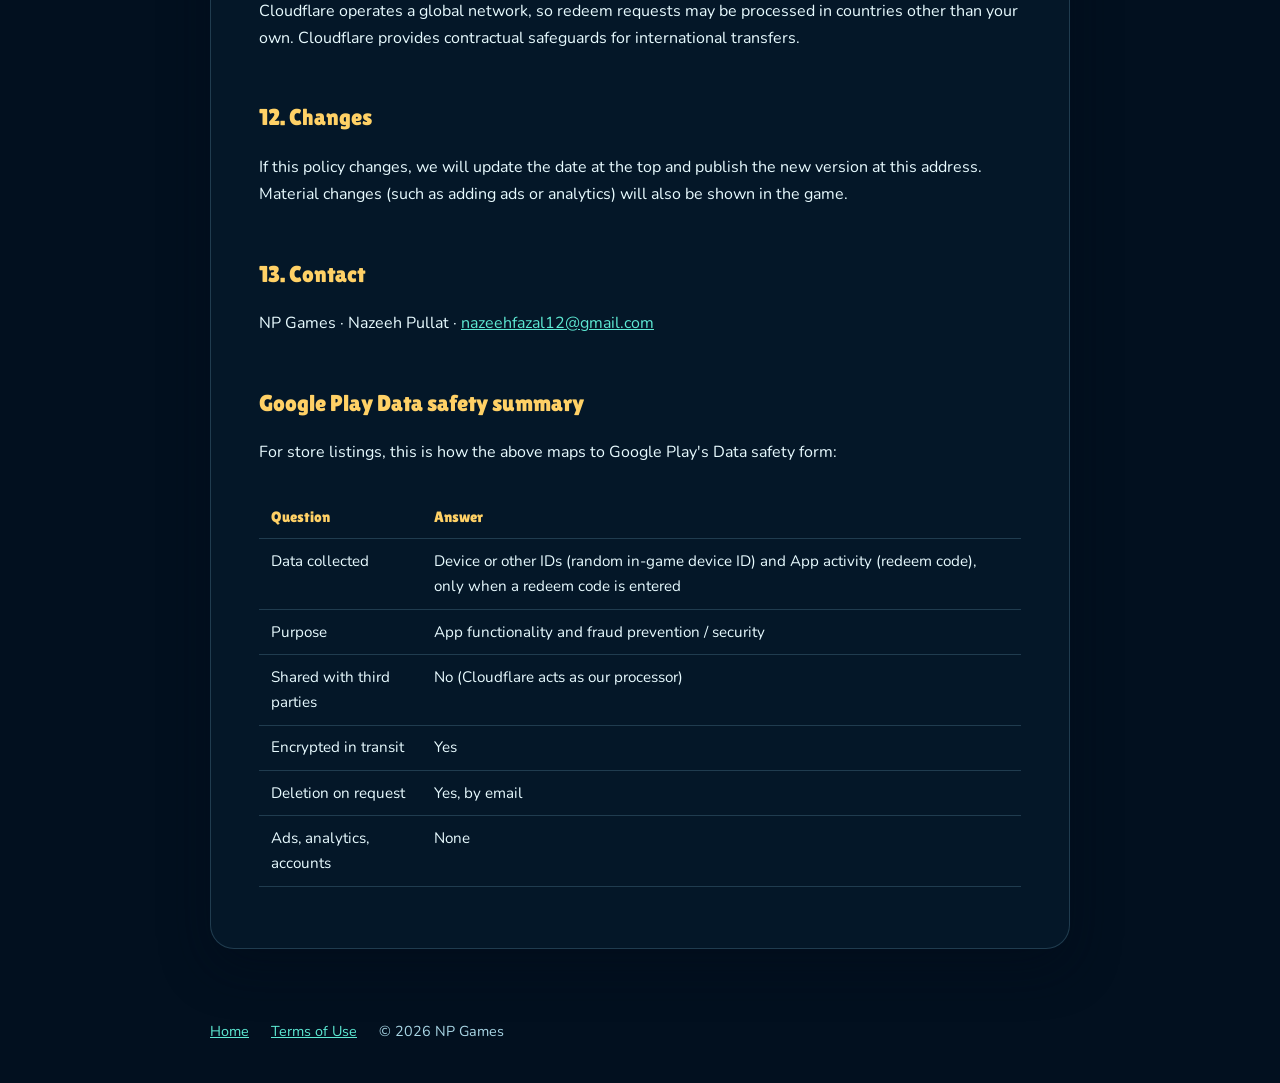
<file: privacy/index.html>
<!doctype html>
<html lang="en">
<head>
  <meta charset="utf-8">
  <meta name="viewport" content="width=device-width, initial-scale=1">
  <title>Privacy Policy - Abyssal Feast</title>
  <meta name="description" content="Privacy Policy for the Abyssal Feast game and website, by NP Games.">
  <meta name="theme-color" content="#06344f">
  <link rel="icon" type="image/png" href="../assets/favicon.png">
  <link rel="stylesheet" href="../assets/css/legal.css">
</head>
<body>
  <div class="top"><a href="../"><img src="../assets/img/logo.png" alt="Abyssal Feast" width="108" height="48"></a><a class="back" href="../">&larr; Back to the game</a></div>
  <main>
    <article class="card">
      <h1>Privacy Policy</h1>
      <p class="meta">Last updated: October 2026 &middot; Applies to the Android game <strong>Abyssal Feast</strong> and this website</p>

      <div class="tldr"><strong>The short version</strong>
        <ul>
          <li>No accounts, no sign-in, no ads and no analytics or tracking SDKs.</li>
          <li>Your progress and settings stay on your device.</li>
          <li>The only time the game talks to our server is when you type a <strong>redeem code</strong>.</li>
          <li>We never sell your data, and we do not use it for advertising.</li>
        </ul>
      </div>

      <h2>1. Who we are</h2>
      <p>Abyssal Feast is made by Nazeeh Pullat, an individual developer publishing as <strong>NP Games</strong> ("we", "us"). We are the data controller for the limited information described below. Contact: <a href="mailto:nazeehfazal12@gmail.com">nazeehfazal12@gmail.com</a>.</p>

      <h2>2. Information stored on your device</h2>
      <p>The game saves your progress (shells, black pearls, owned fish and accessories, unlocked levels, achievements, scores) and your settings (volume, graphics, difficulty) in a save file in the game's private storage. This file is <strong>not sent to us</strong>. Clearing the app's data or uninstalling the game deletes it.</p>
      <p>The game also creates a random <strong>device ID</strong> (a made-up string, not your advertising ID, phone number or hardware serial). It is stored on your device and is only used for redeem codes (see section 3).</p>

      <h2>3. Redeem codes - the one thing that goes online</h2>
      <p>When you enter a redeem code, the game sends the code and your random device ID to our small server (a Cloudflare Worker with a Cloudflare D1 database) so it can check the code is valid and that it has not been used up or already used by your device.</p>
      <div class="tablewrap"><table>
        <tr><th>Data</th><th>Why</th><th>How long</th></tr>
        <tr><td>The code you entered</td><td>To check it is valid and give the reward</td><td>Redemption records are kept for as long as the code exists, to stop double use</td></tr>
        <tr><td>Random device ID + time of redemption</td><td>To make sure one device uses a code only once</td><td>Same as above</td></tr>
        <tr><td>IP address (as a salted one-way hash, never the raw address)</td><td>To rate-limit people guessing codes</td><td>About 24 hours, then deleted</td></tr>
      </table></div>
      <p>Cloudflare, which hosts the server, necessarily processes your IP address to deliver the request, under <a href="https://www.cloudflare.com/gdpr/introduction/" rel="noopener">its own privacy terms</a>. We do not see your name, email, location or contacts, and we do not combine this data with anything else. If you never enter a redeem code, nothing is sent.</p>
      <p>The game does not otherwise connect to the internet.</p>

      <h2>4. Device permissions (all optional)</h2>
      <ul>
        <li><strong>Your own pictures:</strong> in Custom mode you can add your own fish pictures. The game uses the system photo picker, so it never gets access to your photo library or a storage permission. The picture you choose is copied into the game's private storage and stays on your device.</li>
        <li><strong>Your own music (Android):</strong> if you choose to play your own music (Settings &rarr; Your Music) the game asks permission to read audio files so you can pick one. The file is used only on your device. You can play without granting it.</li>
        <li><strong>Vibration:</strong> the game can vibrate your device. You can switch this off in Settings.</li>
      </ul>

      <h2>5. Purchases and ads</h2>
      <p>The game currently has no real-money purchases and no advertisements. If they are added later, they will be handled by your app store and/or a named advertising network, and this policy will be updated, listing what those services collect, before that version is released.</p>

      <h2>6. This website</h2>
      <p>This website is a static site hosted on GitHub Pages. It has no cookies, no analytics, no trackers and no forms, and its fonts and images are served from the site itself (not from Google or other third parties). As with any web server, GitHub may log technical request data such as your IP address; see <a href="https://docs.github.com/en/site-policy/privacy-policies/github-general-privacy-statement" rel="noopener">GitHub's privacy statement</a>. If you choose to email us, we use your address only to reply.</p>
      <p>Links on the site may take you to services such as Google Play, YouTube or Discord, which have their own privacy policies.</p>

      <h2>7. Third parties</h2>
      <p>Your app store (Google Play) has its own privacy policy and may collect information when you install or update the game. We do not control that. The only service providers that handle data for us are Cloudflare (redeem server) and GitHub (this website).</p>

      <h2>8. Children</h2>
      <p>Abyssal Feast is a general-audience game intended for players aged <strong>13 and over</strong>. It is not directed at children under 13 and we do not knowingly collect personal information from them. If you believe a child has given us information, contact us and we will delete it.</p>

      <h2>9. Security</h2>
      <p>Traffic to the redeem server is encrypted (HTTPS). IP addresses are stored only as salted hashes. No method of electronic storage or transmission is completely secure, but we keep the data we hold to the minimum needed.</p>

      <h2>10. Your rights</h2>
      <p>Depending on where you live (for example the EU/UK under GDPR, or California under CCPA/CPRA) you may have the right to access, correct, delete or restrict the use of personal data we hold about you, to object to its processing, and to complain to your local data protection authority. We do not sell or share personal data for advertising. The only data we could link to you is the random device ID and the code you redeemed; email us with the code and we will look it up, and delete the record on request. Everything else lives on your device: clear the app's data or uninstall to remove it.</p>

      <h2>11. Where data is processed</h2>
      <p>Cloudflare operates a global network, so redeem requests may be processed in countries other than your own. Cloudflare provides contractual safeguards for international transfers.</p>

      <h2>12. Changes</h2>
      <p>If this policy changes, we will update the date at the top and publish the new version at this address. Material changes (such as adding ads or analytics) will also be shown in the game.</p>

      <h2>13. Contact</h2>
      <p>NP Games &middot; Nazeeh Pullat &middot; <a href="mailto:nazeehfazal12@gmail.com">nazeehfazal12@gmail.com</a></p>

      <h2>Google Play Data safety summary</h2>
      <p>For store listings, this is how the above maps to Google Play's Data safety form:</p>
      <div class="tablewrap"><table>
        <tr><th>Question</th><th>Answer</th></tr>
        <tr><td>Data collected</td><td>Device or other IDs (random in-game device ID) and App activity (redeem code), only when a redeem code is entered</td></tr>
        <tr><td>Purpose</td><td>App functionality and fraud prevention / security</td></tr>
        <tr><td>Shared with third parties</td><td>No (Cloudflare acts as our processor)</td></tr>
        <tr><td>Encrypted in transit</td><td>Yes</td></tr>
        <tr><td>Deletion on request</td><td>Yes, by email</td></tr>
        <tr><td>Ads, analytics, accounts</td><td>None</td></tr>
      </table></div>
    </article>
  </main>
  <footer><a href="../">Home</a><a href="../terms/">Terms of Use</a><span>&copy; 2026 NP Games</span></footer>
</body>
</html>
</file>
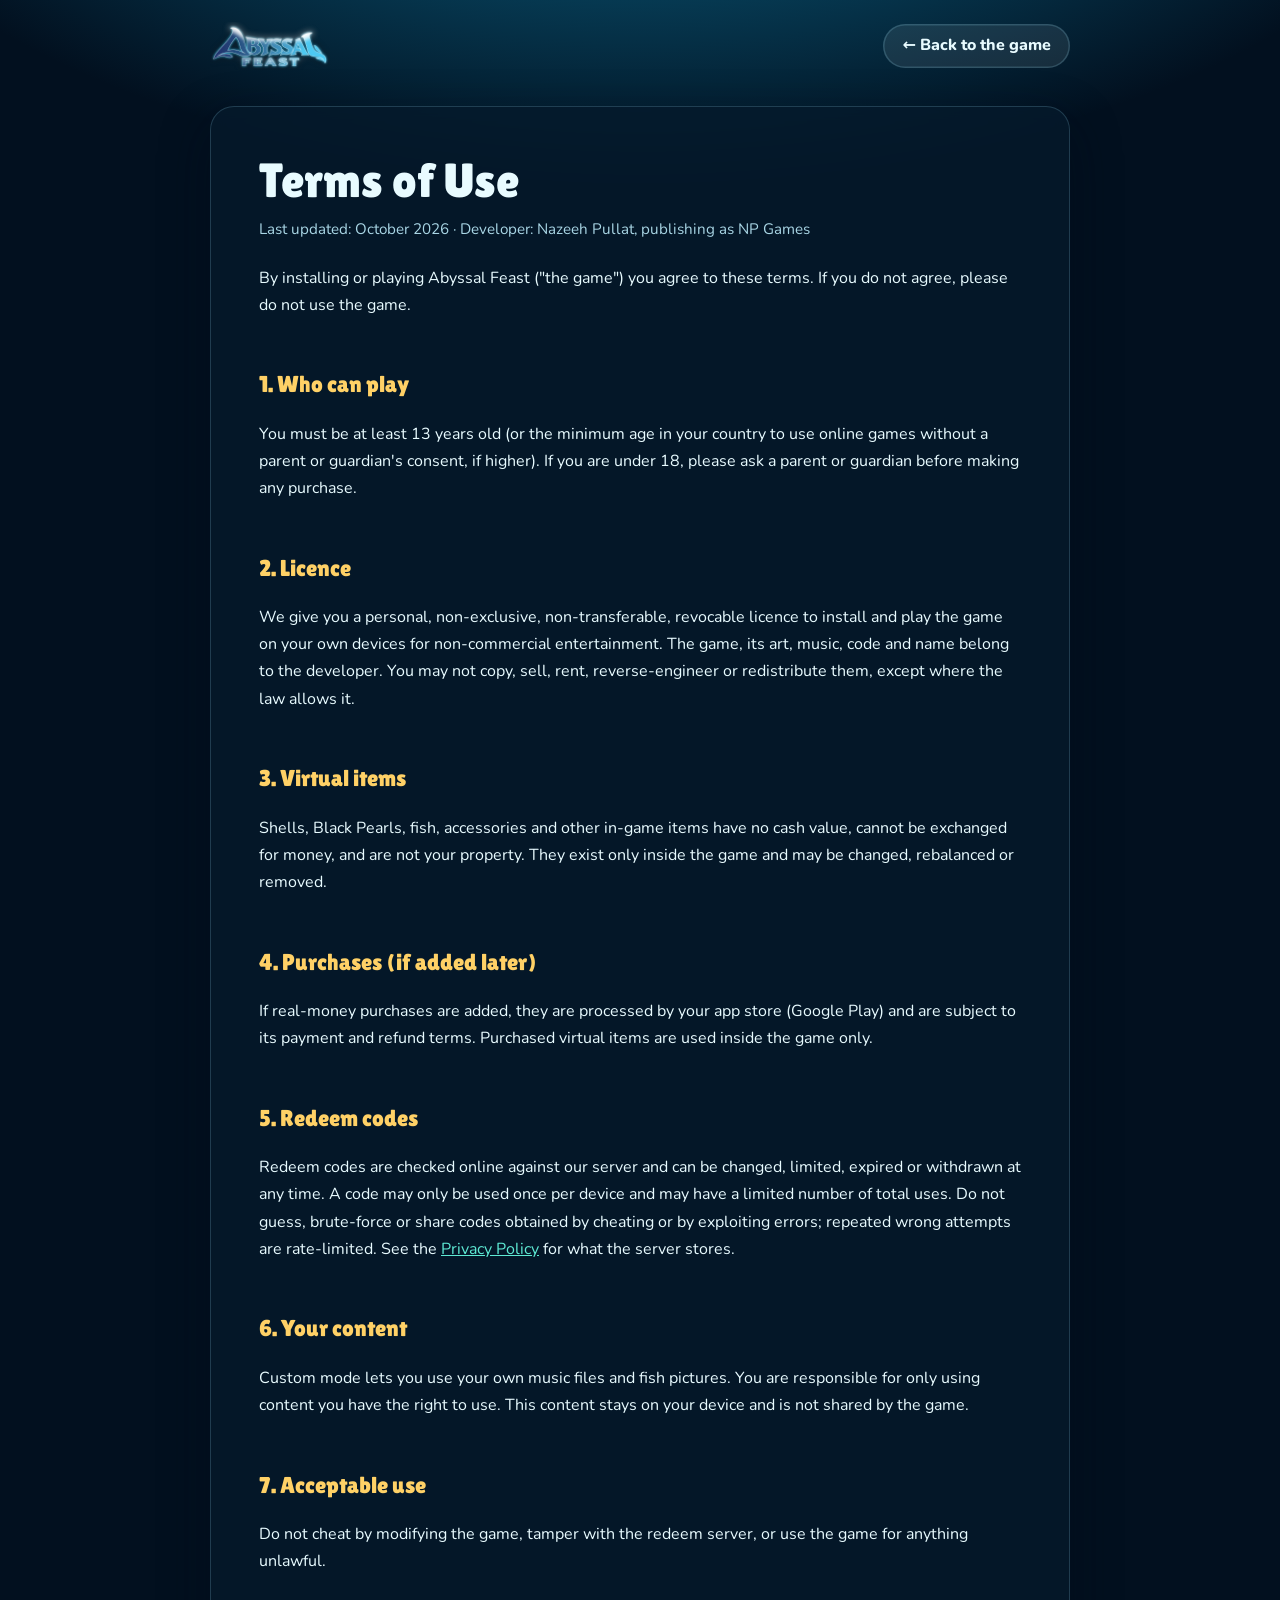
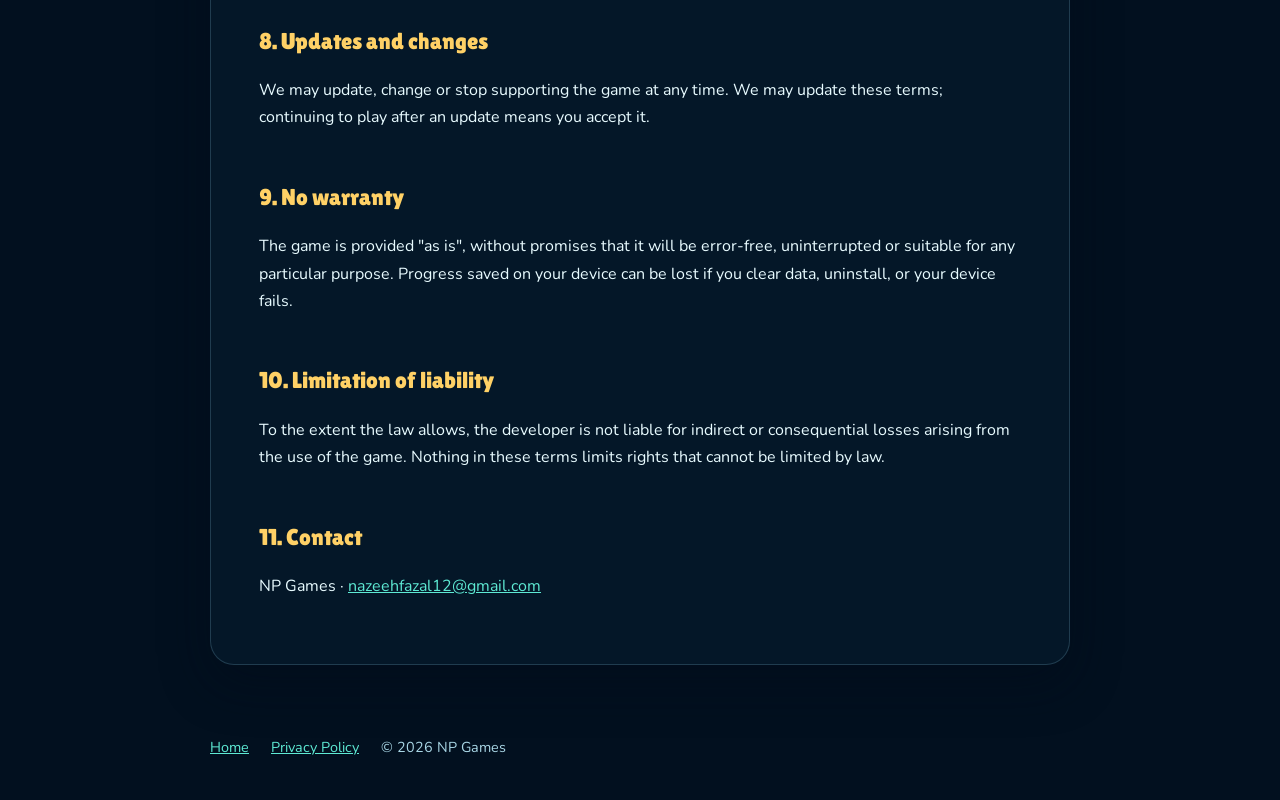
<file: terms/index.html>
<!doctype html>
<html lang="en">
<head>
  <meta charset="utf-8">
  <meta name="viewport" content="width=device-width, initial-scale=1">
  <title>Terms of Use - Abyssal Feast</title>
  <meta name="description" content="Terms of Use for the Abyssal Feast game, by NP Games.">
  <meta name="theme-color" content="#06344f">
  <link rel="icon" type="image/png" href="../assets/favicon.png">
  <link rel="stylesheet" href="../assets/css/legal.css">
</head>
<body>
  <div class="top"><a href="../"><img src="../assets/img/logo.png" alt="Abyssal Feast" width="108" height="48"></a><a class="back" href="../">&larr; Back to the game</a></div>
  <main>
    <article class="card">
      <h1>Terms of Use</h1>
      <p class="meta">Last updated: October 2026 &middot; Developer: Nazeeh Pullat, publishing as NP Games</p>
      <p>By installing or playing Abyssal Feast ("the game") you agree to these terms. If you do not agree, please do not use the game.</p>

      <h2>1. Who can play</h2>
      <p>You must be at least 13 years old (or the minimum age in your country to use online games without a parent or guardian's consent, if higher). If you are under 18, please ask a parent or guardian before making any purchase.</p>

      <h2>2. Licence</h2>
      <p>We give you a personal, non-exclusive, non-transferable, revocable licence to install and play the game on your own devices for non-commercial entertainment. The game, its art, music, code and name belong to the developer. You may not copy, sell, rent, reverse-engineer or redistribute them, except where the law allows it.</p>

      <h2>3. Virtual items</h2>
      <p>Shells, Black Pearls, fish, accessories and other in-game items have no cash value, cannot be exchanged for money, and are not your property. They exist only inside the game and may be changed, rebalanced or removed.</p>

      <h2>4. Purchases (if added later)</h2>
      <p>If real-money purchases are added, they are processed by your app store (Google Play) and are subject to its payment and refund terms. Purchased virtual items are used inside the game only.</p>

      <h2>5. Redeem codes</h2>
      <p>Redeem codes are checked online against our server and can be changed, limited, expired or withdrawn at any time. A code may only be used once per device and may have a limited number of total uses. Do not guess, brute-force or share codes obtained by cheating or by exploiting errors; repeated wrong attempts are rate-limited. See the <a href="../privacy/">Privacy Policy</a> for what the server stores.</p>

      <h2>6. Your content</h2>
      <p>Custom mode lets you use your own music files and fish pictures. You are responsible for only using content you have the right to use. This content stays on your device and is not shared by the game.</p>

      <h2>7. Acceptable use</h2>
      <p>Do not cheat by modifying the game, tamper with the redeem server, or use the game for anything unlawful.</p>

      <h2>8. Updates and changes</h2>
      <p>We may update, change or stop supporting the game at any time. We may update these terms; continuing to play after an update means you accept it.</p>

      <h2>9. No warranty</h2>
      <p>The game is provided "as is", without promises that it will be error-free, uninterrupted or suitable for any particular purpose. Progress saved on your device can be lost if you clear data, uninstall, or your device fails.</p>

      <h2>10. Limitation of liability</h2>
      <p>To the extent the law allows, the developer is not liable for indirect or consequential losses arising from the use of the game. Nothing in these terms limits rights that cannot be limited by law.</p>

      <h2>11. Contact</h2>
      <p>NP Games &middot; <a href="mailto:nazeehfazal12@gmail.com">nazeehfazal12@gmail.com</a></p>
    </article>
  </main>
  <footer><a href="../">Home</a><a href="../privacy/">Privacy Policy</a><span>&copy; 2026 NP Games</span></footer>
</body>
</html>
</file>
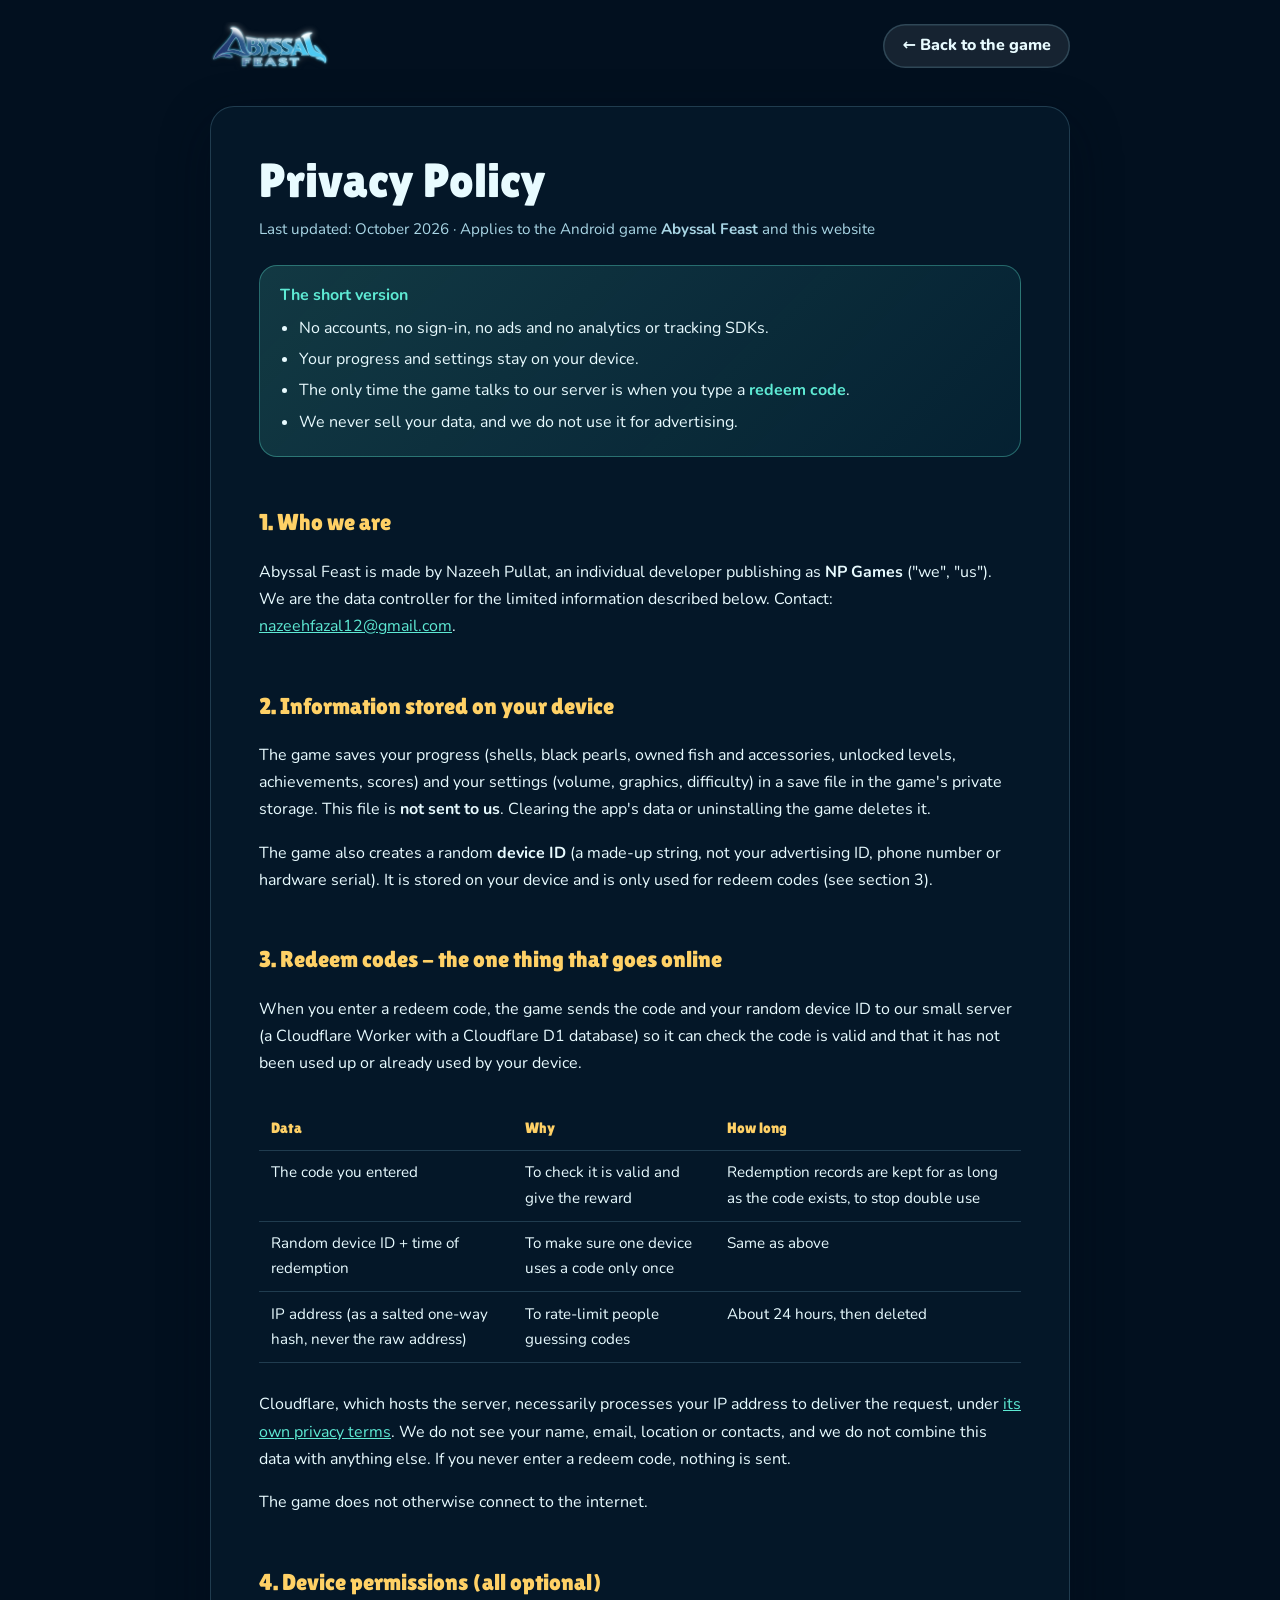
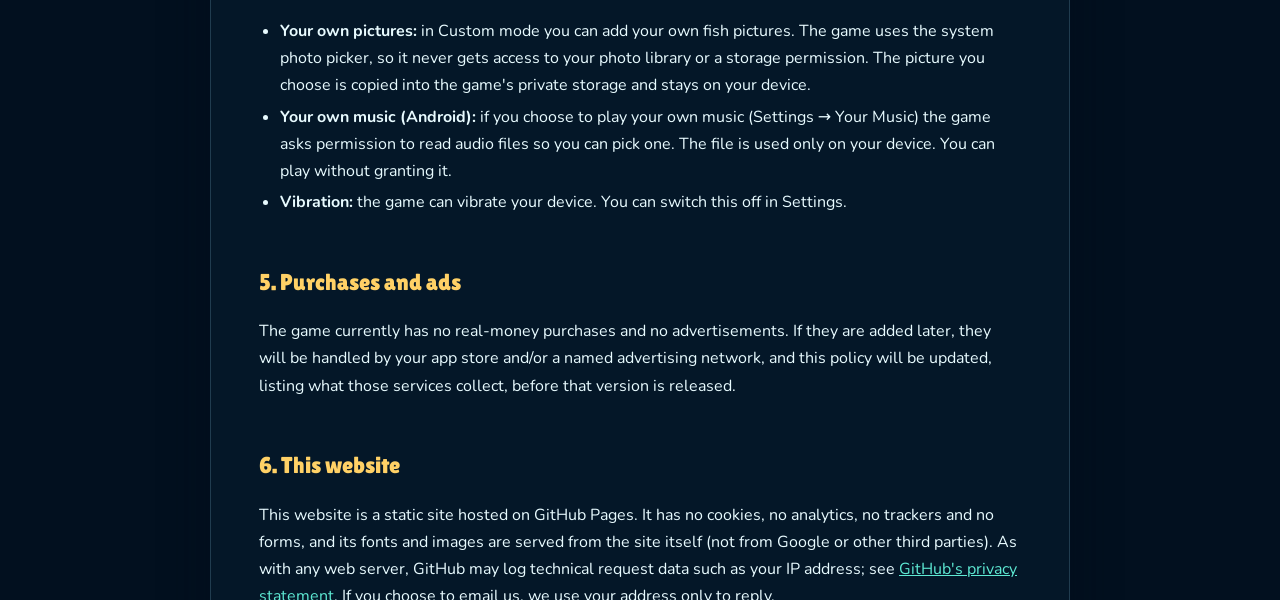
<file: privacy.html>
<!doctype html><meta charset="utf-8"><title>Privacy Policy - Abyssal Feast</title><meta http-equiv="refresh" content="0; url=privacy/"><link rel="canonical" href="privacy/"><p>Moved to <a href="privacy/">the Privacy Policy</a>.</p>
</file>
<file: assets/css/style.css>
@import url("../fonts/fonts.css");

/* ============================================================
   Abyssal Feast - website styles
   Theme: a sunlit reef that gets darker and more bioluminescent the deeper you scroll.
   ============================================================ */
:root {
  --abyss: #02101f;
  --deep: #05263f;
  --ocean: #0a4d6e;
  --teal: #19c6d1;
  --aqua: #5eead4;
  --foam: #e8fbff;
  --mist: #a9d6e5;
  --sun: #ffd166;
  --coral: #ff7a45;
  --pink: #ff5fa2;
  --violet: #8b5cf6;
  --green: #4ade80;
  --red: #ff5d5d;
  --glass: rgba(8, 34, 56, 0.55);
  --glass-strong: rgba(6, 26, 44, 0.78);
  --line: rgba(160, 230, 255, 0.18);
  --radius: 22px;
  --shadow: 0 18px 50px rgba(0, 10, 25, 0.45);
  --display: "Lilita One", "Trebuchet MS", system-ui, sans-serif;
  --body: "Nunito", system-ui, -apple-system, "Segoe UI", Roboto, sans-serif;
  --bg1: #0b86a6;
  --bg2: #064466;
  --ray: 1;
}

*, *::before, *::after { box-sizing: border-box; }
html { scroll-behavior: smooth; scroll-padding-top: 84px; -webkit-text-size-adjust: 100%; }
body {
  margin: 0;
  font-family: var(--body);
  font-size: 1.05rem;
  line-height: 1.65;
  color: var(--foam);
  background: linear-gradient(180deg, var(--bg1), var(--bg2)) fixed, #064466;
  overflow-x: hidden;
  min-height: 100vh;
}
img { max-width: 100%; display: block; }
a { color: var(--aqua); text-decoration: none; }
a:hover { color: #fff; }
h1, h2, h3, h4 { font-family: var(--display); font-weight: 400; line-height: 1.12; margin: 0 0 .5em; letter-spacing: .01em; }
p { margin: 0 0 1em; }
:focus-visible { outline: 3px solid var(--sun); outline-offset: 3px; border-radius: 8px; }
.skip { position: absolute; left: -999px; top: 8px; background: var(--sun); color: #052; padding: 10px 16px; border-radius: 10px; z-index: 999; font-weight: 800; }
.skip:focus { left: 8px; }
.sr-only { position: absolute; width: 1px; height: 1px; overflow: hidden; clip: rect(0 0 0 0); white-space: nowrap; }

/* ---------- ocean layers ---------- */
#rays {
  position: fixed; inset: 0; pointer-events: none; z-index: 0; opacity: calc(var(--ray) * .55);
  background:
    conic-gradient(from 195deg at 50% -12%, transparent 0deg, rgba(255,255,255,.22) 6deg, transparent 14deg, rgba(255,255,255,.16) 24deg, transparent 33deg,
      rgba(255,255,255,.2) 44deg, transparent 54deg, rgba(255,255,255,.14) 66deg, transparent 80deg, rgba(255,255,255,.18) 96deg, transparent 112deg);
  mix-blend-mode: soft-light;
  animation: sway 14s ease-in-out infinite alternate;
  transform-origin: 50% -12%;
}
@keyframes sway { from { transform: rotate(-3deg) scale(1.05); } to { transform: rotate(3deg) scale(1.1); } }
#fx { position: fixed; inset: 0; width: 100%; height: 100%; pointer-events: none; z-index: 1; }
#glow { position: fixed; left: 0; top: 0; width: 520px; height: 520px; margin: -260px 0 0 -260px; border-radius: 50%; pointer-events: none; z-index: 1;
  background: radial-gradient(circle, rgba(94,234,212,.20), transparent 62%); opacity: 0; transition: opacity .4s; mix-blend-mode: screen; }
body.has-pointer #glow { opacity: 1; }

main, footer { position: relative; z-index: 2; }
.wrap { width: min(1180px, 92vw); margin-inline: auto; }
section { position: relative; padding: clamp(70px, 10vw, 130px) 0; }
.eyebrow { display: inline-flex; align-items: center; gap: .6em; font-weight: 800; font-size: .8rem; letter-spacing: .18em; text-transform: uppercase; color: var(--aqua); margin-bottom: .9em; }
.eyebrow::before { content: ""; width: 34px; height: 2px; background: linear-gradient(90deg, var(--aqua), transparent); border-radius: 2px; }
.eyebrow .depthtag { color: var(--sun); }
h2.title { font-size: clamp(2.1rem, 5vw, 3.7rem); background: linear-gradient(180deg, #fff 30%, #9fe7ff); -webkit-background-clip: text; background-clip: text; color: transparent; text-shadow: 0 8px 40px rgba(0, 190, 255, .25); }
.lead { font-size: clamp(1.05rem, 2vw, 1.3rem); color: var(--mist); max-width: 62ch; }
.center { text-align: center; }
.center .lead, .center .eyebrow { margin-inline: auto; }
.center .eyebrow { justify-content: center; }
.center .eyebrow::before { display: none; }

/* ---------- buttons / chips ---------- */
.btn { --c1: var(--sun); --c2: var(--coral); display: inline-flex; align-items: center; gap: .6em; padding: .95em 1.7em; border-radius: 999px; border: 0; cursor: pointer;
  font: 800 1rem var(--body); letter-spacing: .02em; color: #3a1500; background: linear-gradient(180deg, var(--c1), var(--c2)); position: relative; overflow: hidden;
  box-shadow: 0 8px 0 rgba(140, 50, 0, .55), 0 16px 32px rgba(255, 122, 69, .35); transition: transform .15s, box-shadow .15s, filter .15s; }
.btn:hover { transform: translateY(-3px); color: #3a1500; filter: brightness(1.06); }
.btn:active { transform: translateY(4px); box-shadow: 0 3px 0 rgba(140, 50, 0, .55), 0 6px 14px rgba(255, 122, 69, .3); }
.btn::after { content: ""; position: absolute; inset: 0; background: linear-gradient(110deg, transparent 30%, rgba(255,255,255,.55) 50%, transparent 70%); transform: translateX(-120%); }
.btn:hover::after { transform: translateX(120%); transition: transform .7s; }
.btn.ghost { --c1: rgba(255,255,255,.16); --c2: rgba(255,255,255,.06); color: var(--foam); box-shadow: inset 0 0 0 1.5px var(--line), 0 10px 30px rgba(0, 20, 40, .35); backdrop-filter: blur(8px); }
.btn.ghost:hover { color: #fff; box-shadow: inset 0 0 0 1.5px var(--aqua), 0 10px 30px rgba(0, 20, 40, .35); }
.btn[aria-disabled="true"] { cursor: default; filter: saturate(.6); }
.chip { display: inline-flex; align-items: center; gap: .4em; padding: .28em .85em; border-radius: 999px; font-weight: 800; font-size: .78rem; letter-spacing: .04em; border: 1px solid var(--line); background: rgba(255,255,255,.07); color: var(--foam); }
.chip.live { color: #052; background: var(--green); border-color: transparent; }
.chip.soon { color: #3a2500; background: var(--sun); border-color: transparent; }
.glass { background: var(--glass); border: 1px solid var(--line); border-radius: var(--radius); backdrop-filter: blur(14px); -webkit-backdrop-filter: blur(14px); box-shadow: var(--shadow); }

/* ---------- nav ---------- */
.nav { position: fixed; z-index: 50; top: 0; left: 0; right: 0; padding: 12px 0; transition: background .3s, backdrop-filter .3s, box-shadow .3s; }
.nav.scrolled { background: rgba(3, 20, 36, .72); backdrop-filter: blur(16px); box-shadow: 0 6px 30px rgba(0, 0, 0, .3); }
.nav .wrap { display: flex; align-items: center; justify-content: space-between; gap: 20px; }
.brand img { height: 46px; width: auto; filter: drop-shadow(0 4px 14px rgba(94, 234, 212, .35)); transition: transform .3s; }
.brand:hover img { transform: scale(1.06) rotate(-2deg); }
.nav ul { display: flex; gap: 4px; list-style: none; margin: 0; padding: 0; }
.nav ul a { display: block; padding: .5em .9em; border-radius: 999px; font-weight: 800; font-size: .92rem; color: var(--foam); opacity: .85; }
.nav ul a:hover, .nav ul a.active { background: rgba(255,255,255,.12); opacity: 1; color: #fff; }
.nav .cta { display: flex; align-items: center; gap: 10px; }
.burger { display: none; width: 44px; height: 44px; border-radius: 14px; border: 1px solid var(--line); background: rgba(255,255,255,.08); color: #fff; cursor: pointer; }
.burger span, .burger::before, .burger::after { content: ""; display: block; width: 20px; height: 2.5px; background: currentColor; margin: 4px auto; border-radius: 2px; transition: transform .25s, opacity .25s; }
.burger[aria-expanded="true"]::before { transform: translateY(6.5px) rotate(45deg); }
.burger[aria-expanded="true"]::after { transform: translateY(-6.5px) rotate(-45deg); }
.burger[aria-expanded="true"] span { opacity: 0; }

/* ---------- depth gauge ---------- */
.depth { position: fixed; right: 18px; top: 50%; transform: translateY(-50%); z-index: 40; height: 52vh; width: 46px; display: flex; flex-direction: column; align-items: center; pointer-events: none; }
.depth .track { position: relative; flex: 1; width: 4px; border-radius: 4px; background: rgba(255,255,255,.18); pointer-events: auto; cursor: pointer; touch-action: none; outline-offset: 6px; }
.depth .track::before { content: ""; position: absolute; inset: -6px -16px; } /* wider invisible hit area so the thin line is easy to grab */
.depth .track:focus-visible { outline: 2px solid var(--aqua); }
.depth .dot { cursor: grab; }
.depth .track.dragging, .depth .track.dragging .dot { cursor: grabbing; }
.depth .fill { position: absolute; left: 0; top: 0; width: 100%; height: 0%; border-radius: 4px; background: linear-gradient(180deg, var(--aqua), var(--sun)); box-shadow: 0 0 14px rgba(94, 234, 212, .7); }
.depth .dot { position: absolute; left: 50%; top: 0; width: 18px; height: 18px; margin: -9px 0 0 -9px; border-radius: 50%; background: radial-gradient(circle at 35% 30%, #fff, var(--aqua) 55%, #0a6); box-shadow: 0 0 18px var(--aqua); }
.depth .num { font: 400 1.05rem var(--display); margin-top: 10px; color: #fff; text-shadow: 0 2px 8px #000; }
.depth .zone { font: 800 .62rem var(--body); letter-spacing: .16em; text-transform: uppercase; color: var(--sun); margin-bottom: 8px; text-shadow: 0 2px 8px #000; white-space: nowrap; }

/* ---------- hero ---------- */
.hero { min-height: 100svh; padding: 110px 0 60px; display: grid; place-items: center; overflow: hidden; isolation: isolate; }
.hero-bg { position: absolute; inset: -6% 0 -2%; z-index: -3; background: url("../img/hero-bg.webp") center 62% / cover no-repeat; will-change: transform; }
.hero::before { content: ""; position: absolute; inset: 0; z-index: -2; background: radial-gradient(120% 90% at 50% 25%, transparent 30%, rgba(2, 16, 31, .55) 100%), linear-gradient(180deg, rgba(1, 25, 46, .15), rgba(2, 14, 28, .78) 94%); }
.hero::after { content: ""; position: absolute; left: 0; right: 0; bottom: -2px; height: 130px; z-index: -1; background: url("data:image/svg+xml;utf8,<svg xmlns='http://www.w3.org/2000/svg' viewBox='0 0 1440 120' preserveAspectRatio='none'><path fill='%23064a6e' fill-opacity='.9' d='M0 64c120 30 240 30 360 6s240-48 360-30 240 54 360 54 240-30 360-48v74H0z'/></svg>") bottom / 100% 100% no-repeat; }
.swimmers { position: absolute; inset: 0; z-index: -1; pointer-events: none; overflow: hidden; }
.swimmer { position: absolute; left: 0; top: 0; will-change: transform; }
.hero-inner { text-align: center; max-width: 900px; padding-inline: 20px; }
.hero-logo { width: min(760px, 86vw); margin: 0 auto 6px; animation: floaty 6s ease-in-out infinite; filter: drop-shadow(0 18px 50px rgba(10, 120, 200, .55)); }
@keyframes floaty { 0%, 100% { transform: translateY(0) rotate(-.6deg); } 50% { transform: translateY(-14px) rotate(.6deg); } }
.hero h1 { font-size: clamp(1.6rem, 4.2vw, 3rem); margin: .1em 0 .3em; color: #fff; text-shadow: 0 6px 30px rgba(0, 20, 50, .8), 0 2px 0 rgba(0, 60, 90, .6); }
.hero h1 em { font-style: normal; color: var(--sun); }
.hero p.lead { margin-inline: auto; color: #d9f4ff; text-shadow: 0 2px 14px rgba(0, 25, 50, .9); }
.hero-actions { display: flex; flex-wrap: wrap; gap: 16px; justify-content: center; margin: 28px 0 22px; }
.pills { display: flex; flex-wrap: wrap; gap: 10px; justify-content: center; }
.pills .chip { background: rgba(2, 20, 38, .55); backdrop-filter: blur(8px); }
.scrollcue { position: absolute; left: 50%; bottom: 26px; transform: translateX(-50%); width: 28px; height: 46px; border: 2px solid rgba(255,255,255,.7); border-radius: 20px; z-index: 3; }
.scrollcue::after { content: ""; position: absolute; left: 50%; top: 8px; width: 6px; height: 6px; margin-left: -3px; background: #fff; border-radius: 50%; animation: cue 1.6s infinite; }
@keyframes cue { 0% { opacity: 0; transform: translateY(0); } 30% { opacity: 1; } 100% { opacity: 0; transform: translateY(18px); } }

/* sprite animation helper */
.spr { background-repeat: no-repeat; image-rendering: auto; }

/* ---------- about / stats ---------- */
.split { display: grid; grid-template-columns: 1.1fr .9fr; gap: clamp(28px, 5vw, 70px); align-items: center; }
.stats { display: grid; grid-template-columns: repeat(2, 1fr); gap: 16px; }
.stat { padding: 26px 22px; text-align: center; position: relative; overflow: hidden; }
.stat::before { content: ""; position: absolute; inset: -40% -20% auto; height: 80%; background: radial-gradient(circle, rgba(94, 234, 212, .25), transparent 60%); }
.stat b { display: block; font: 400 clamp(2.4rem, 5vw, 3.4rem) var(--display); background: linear-gradient(180deg, #fff, var(--aqua)); -webkit-background-clip: text; background-clip: text; color: transparent; position: relative; }
.stat span { color: var(--mist); font-weight: 700; font-size: .95rem; position: relative; }

/* ---------- how it plays ---------- */
.steps { display: grid; grid-template-columns: repeat(4, 1fr); gap: 18px; margin: 44px 0; counter-reset: s; }
.step { padding: 28px 22px; position: relative; counter-increment: s; transition: transform .3s, border-color .3s; }
.step:hover { transform: translateY(-8px); border-color: var(--aqua); }
.step::before { content: counter(s); position: absolute; top: -18px; left: 20px; width: 40px; height: 40px; border-radius: 50%; display: grid; place-items: center; font: 400 1.3rem var(--display); color: #3a1500; background: linear-gradient(180deg, var(--sun), var(--coral)); box-shadow: 0 6px 16px rgba(255, 122, 69, .45); }
.step .ico { font-size: 2.3rem; margin-bottom: 8px; }
.step h3 { font-size: 1.35rem; }
.step p { color: var(--mist); font-size: .98rem; margin: 0; }

.streak { padding: clamp(22px, 4vw, 40px); display: grid; grid-template-columns: 1fr 1fr; gap: 30px; align-items: center; overflow: hidden; }
.streak-screen { position: relative; min-height: 230px; border-radius: 20px; padding: 22px; display: grid; place-items: center; text-align: center; background: radial-gradient(120% 100% at 50% 0, rgba(94, 234, 212, .25), rgba(2, 16, 31, .85)), url("../img/bg/bg05.webp") center / cover; border: 1px solid var(--line); overflow: hidden; }
.streak-word { font: 400 clamp(2rem, 5.4vw, 3.6rem) var(--display); letter-spacing: .06em; min-height: 1.3em; color: var(--sun); text-shadow: 0 4px 0 rgba(150, 60, 0, .6), 0 0 34px rgba(255, 209, 102, .55); }
.streak-word .pop { display: inline-block; animation: pop .35s cubic-bezier(.2, 1.6, .4, 1); }
@keyframes pop { from { transform: scale(2.2) translateY(-12px); opacity: 0; } to { transform: none; opacity: 1; } }
.streak-timer { width: min(320px, 90%); height: 10px; border-radius: 10px; background: rgba(255,255,255,.15); overflow: hidden; margin-top: 10px; }
.streak-timer i { display: block; height: 100%; width: 0; background: linear-gradient(90deg, var(--aqua), var(--sun)); }
.streak-hint { color: var(--mist); font-weight: 700; margin-top: 10px; min-height: 1.5em; }
.tiers { display: flex; flex-wrap: wrap; gap: 8px; margin: 18px 0 24px; }
.tiers .chip { opacity: .45; transition: all .3s; }
.tiers .chip.on { opacity: 1; background: linear-gradient(180deg, var(--sun), var(--coral)); color: #3a1500; border-color: transparent; transform: scale(1.06); }
.streak .btn { margin-top: 6px; }
.burst { position: absolute; width: 8px; height: 8px; border-radius: 50%; pointer-events: none; background: var(--aqua); animation: burst 1s ease-out forwards; }
@keyframes burst { to { transform: translate(var(--x), var(--y)) scale(.2); opacity: 0; } }

/* ---------- features ---------- */
.grid3 { display: grid; grid-template-columns: repeat(3, 1fr); gap: 20px; margin-top: 48px; }
.feat { padding: 28px 26px; transition: transform .25s, border-color .25s, box-shadow .25s; transform-style: preserve-3d; }
.feat:hover { border-color: var(--aqua); box-shadow: 0 24px 60px rgba(0, 200, 220, .18); }
.feat .ico { width: 62px; height: 62px; border-radius: 18px; display: grid; place-items: center; font-size: 2rem; margin-bottom: 14px; background: radial-gradient(circle at 30% 25%, rgba(255,255,255,.35), rgba(94, 234, 212, .15)); border: 1px solid var(--line); box-shadow: inset 0 0 22px rgba(94, 234, 212, .25); }
.feat h3 { font-size: 1.4rem; }
.feat p { color: var(--mist); margin: 0; font-size: .98rem; }

/* ---------- fish showcase ---------- */
.showcase { display: grid; grid-template-columns: 1fr 1fr; gap: 26px; margin-top: 46px; }
.stage { position: relative; min-height: 440px; padding: 24px; display: grid; place-items: center; overflow: hidden;
  background: radial-gradient(70% 55% at 50% 40%, rgba(94, 234, 212, .35), transparent 70%), linear-gradient(180deg, rgba(8, 60, 90, .6), rgba(2, 16, 31, .85)), url("../img/bg/bg02.webp") center / cover; }
.stage .fishbox { width: min(210px, 45%); filter: drop-shadow(0 30px 30px rgba(0, 0, 0, .35)); animation: bob 4.2s ease-in-out infinite; }
@keyframes bob { 0%, 100% { transform: translateY(-8px); } 50% { transform: translateY(10px); } }
.stage .shadow { position: absolute; bottom: 38px; left: 50%; width: 52%; height: 22px; margin-left: -26%; border-radius: 50%; background: radial-gradient(closest-side, rgba(0, 0, 0, .45), transparent); animation: shadow 4.2s ease-in-out infinite; }
@keyframes shadow { 0%, 100% { transform: scaleX(.92); opacity: .7; } 50% { transform: scaleX(1.05); opacity: 1; } }
.picks { position: absolute; left: 16px; right: 16px; bottom: 14px; display: flex; gap: 10px; justify-content: center; flex-wrap: wrap; }
.pick { width: 64px; height: 64px; border-radius: 18px; border: 2px solid var(--line); background: rgba(2, 20, 38, .65); cursor: pointer; padding: 6px; transition: transform .2s, border-color .2s, background .2s; display: grid; place-items: center; }
.pick img { max-height: 46px; width: auto; object-fit: contain; }
.pick:hover { transform: translateY(-5px); }
.pick[aria-pressed="true"] { border-color: var(--sun); background: rgba(255, 209, 102, .2); transform: translateY(-5px) scale(1.06); }
.pick.secret img { opacity: .9; }
.info { padding: clamp(22px, 3vw, 36px); display: flex; flex-direction: column; gap: 6px; }
.info h3 { font-size: clamp(2rem, 4vw, 2.8rem); margin-bottom: .1em; }
.ability { display: flex; gap: 14px; align-items: flex-start; padding: 16px; border-radius: 16px; background: rgba(255, 209, 102, .1); border: 1px solid rgba(255, 209, 102, .35); margin: 10px 0 14px; }
.ability b { display: block; font: 400 1.25rem var(--display); color: var(--sun); }
.ability span { color: #ffeec2; font-size: .96rem; }
.bars { display: grid; gap: 12px; margin: 6px 0 14px; }
.bar { display: grid; grid-template-columns: 90px 1fr; align-items: center; gap: 10px; font-weight: 800; font-size: .88rem; color: var(--mist); }
.segs { display: flex; gap: 5px; }
.segs i { flex: 1; height: 12px; border-radius: 6px; background: rgba(255,255,255,.14); }
.segs i.on { background: linear-gradient(180deg, var(--aqua), #19a7b3); box-shadow: 0 0 10px rgba(94, 234, 212, .5); }
.segs.hearts i { height: 20px; flex: 0 0 22px; background: none; font-style: normal; line-height: 1; font-size: 1.15rem; filter: grayscale(1) opacity(.35); }
.segs.hearts i.on { filter: none; }
.fact { color: var(--mist); font-size: .98rem; border-left: 3px solid var(--teal); padding-left: 14px; margin-top: 6px; }
.how { margin-top: auto; }

.chain { margin-top: 70px; }
.ladder { display: grid; gap: 14px; margin-top: 30px; }
.rung { display: grid; grid-template-columns: 220px 1fr; gap: 18px; align-items: center; padding: 14px 20px; position: relative; overflow: hidden; }
.rung::before { content: ""; position: absolute; left: 0; top: 0; bottom: 0; width: calc(var(--n) * 25%); background: linear-gradient(90deg, rgba(94, 234, 212, .13), transparent); }
.rung h4 { font-size: 1.15rem; margin: 0; position: relative; }
.rung h4 small { display: block; font: 700 .8rem var(--body); color: var(--mist); }
.rung .row { display: flex; flex-wrap: wrap; align-items: flex-end; gap: 12px 22px; position: relative; }
.mini { display: grid; gap: 4px; justify-items: center; text-align: center; font-size: .72rem; font-weight: 800; color: var(--mist); cursor: pointer; background: none; border: 0; padding: 4px; border-radius: 12px; color: inherit; font-family: inherit; }
.mini img { width: calc(46px + var(--n) * 22px); height: auto; transition: transform .25s; filter: drop-shadow(0 8px 10px rgba(0, 0, 0, .35)); }
.mini:hover img { transform: scale(1.18) rotate(-4deg); }
.mini:hover { color: #fff; }
.eatnote { display: flex; gap: 10px; flex-wrap: wrap; justify-content: center; margin-top: 24px; }

/* ---------- chapter 1 ---------- */
.chapter-hero { position: relative; border-radius: 32px; overflow: hidden; min-height: 430px; display: grid; align-items: end; padding: clamp(26px, 5vw, 56px); border: 1px solid var(--line); box-shadow: var(--shadow); isolation: isolate; }
.chapter-hero .mapbg { position: absolute; inset: 0; z-index: -2; background: url("../img/map-ch1.webp") center / cover; transform: scale(1.06); transition: transform 1.4s; }
.chapter-hero:hover .mapbg { transform: scale(1.12) translateX(-1.5%); }
.chapter-hero::before { content: ""; position: absolute; inset: 0; z-index: -1; background: linear-gradient(180deg, rgba(2, 16, 31, .05) 5%, rgba(2, 16, 31, .88) 92%); }
.chapter-hero h2 { font-size: clamp(2.4rem, 6vw, 4.4rem); margin: .1em 0; color: #fff; text-shadow: 0 6px 30px rgba(0, 0, 0, .6); }
.chapter-hero .lead { color: #e2f7ff; }
.badges { display: flex; flex-wrap: wrap; gap: 10px; margin-top: 14px; }
.journey { margin: 34px 0 10px; padding: 22px; }
.journey h3 { font-size: 1.3rem; margin-bottom: 14px; display: flex; flex-wrap: wrap; gap: 10px; align-items: center; justify-content: space-between; }
.dots { display: flex; flex-wrap: wrap; gap: 8px; }
.dot { width: 38px; height: 38px; border-radius: 50%; border: 0; cursor: pointer; font: 400 .95rem var(--display); color: #021; background: var(--tc); box-shadow: 0 5px 0 rgba(0, 0, 0, .3), 0 8px 20px color-mix(in srgb, var(--tc) 45%, transparent); transition: transform .18s; position: relative; }
.dot:hover { transform: translateY(-5px) scale(1.12); z-index: 3; }
.dot[data-boss="1"] { width: 46px; height: 46px; margin-top: -4px; box-shadow: 0 0 0 3px #fff, 0 0 24px var(--tc); }
.legend { display: flex; flex-wrap: wrap; gap: 14px; font-size: .82rem; font-weight: 800; color: var(--mist); }
.legend i { display: inline-block; width: 11px; height: 11px; border-radius: 50%; margin-right: 6px; background: var(--tc); vertical-align: -1px; }
.filters { display: flex; flex-wrap: wrap; gap: 8px; margin: 34px 0 20px; }
.filter { cursor: pointer; border: 1.5px solid var(--line); background: rgba(255,255,255,.06); color: var(--foam); font: 800 .9rem var(--body); padding: .5em 1.1em; border-radius: 999px; transition: all .2s; }
.filter:hover { border-color: var(--aqua); }
.filter[aria-pressed="true"] { background: var(--foam); color: #052; border-color: transparent; }
.levels { display: grid; grid-template-columns: repeat(auto-fill, minmax(260px, 1fr)); gap: 18px; }
.lcard { position: relative; overflow: hidden; border-radius: 20px; border: 1px solid var(--line); background: var(--glass-strong); cursor: pointer; text-align: left; color: inherit; font: inherit; padding: 0; display: flex; flex-direction: column;
  transition: transform .25s, border-color .25s, box-shadow .25s; }
.lcard:hover { transform: translateY(-8px) rotate(-.4deg); border-color: var(--tc); box-shadow: 0 22px 50px color-mix(in srgb, var(--tc) 35%, transparent); }
.lcard .thumb { aspect-ratio: 16 / 9; position: relative; overflow: hidden; }
.lcard .thumb img { width: 100%; height: 100%; object-fit: cover; transition: transform .6s; }
.lcard:hover .thumb img { transform: scale(1.12); }
.lcard .thumb::after { content: ""; position: absolute; inset: 0; background: linear-gradient(180deg, transparent 45%, rgba(2, 14, 28, .9)); }
.lcard .no { position: absolute; z-index: 2; top: 12px; left: 12px; width: 44px; height: 44px; display: grid; place-items: center; border-radius: 50%; font: 400 1.25rem var(--display); color: #021; background: var(--tc); box-shadow: 0 5px 14px rgba(0, 0, 0, .45); }
.lcard .tag { position: absolute; z-index: 2; top: 14px; right: 12px; }
.lcard .body { padding: 14px 18px 18px; display: grid; gap: 6px; }
.lcard h3 { font-size: 1.3rem; margin: 0; }
.lcard p { margin: 0; font-size: .9rem; color: var(--mist); display: -webkit-box; -webkit-line-clamp: 3; -webkit-box-orient: vertical; overflow: hidden; }
.lcard.isboss { box-shadow: 0 0 0 2px color-mix(in srgb, var(--tc) 70%, transparent); }
.lcard.hide { display: none; }

.modal { position: fixed; inset: 0; z-index: 90; display: none; align-items: center; justify-content: center; padding: 18px; background: rgba(1, 10, 20, .78); backdrop-filter: blur(8px); }
.modal.open { display: flex; animation: fadeIn .25s; }
@keyframes fadeIn { from { opacity: 0; } }
.mdl { width: min(960px, 100%); max-height: 92vh; overflow: auto; border-radius: 28px; display: grid; grid-template-columns: 1fr 1.1fr; background: var(--glass-strong); border: 1px solid var(--line); box-shadow: 0 40px 120px rgba(0, 0, 0, .6); animation: rise .35s cubic-bezier(.2, 1.2, .4, 1); position: relative; }
@keyframes rise { from { transform: translateY(40px) scale(.96); opacity: 0; } }
.mdl .art { position: relative; min-height: 320px; background-size: cover; background-position: center; }
.mdl .art::after { content: ""; position: absolute; inset: 0; background: linear-gradient(90deg, transparent 60%, rgba(5, 25, 44, .9)); }
.mdl .art .big { position: absolute; left: 22px; bottom: 16px; z-index: 2; font: 400 clamp(4rem, 9vw, 6.5rem) var(--display); line-height: 1; color: #fff; text-shadow: 0 6px 30px rgba(0, 0, 0, .65); }
.mdl .art .bossimg { position: absolute; right: 14px; bottom: 12px; width: 46%; z-index: 2; filter: drop-shadow(0 14px 18px rgba(0, 0, 0, .5)); animation: bob 4s ease-in-out infinite; }
.mdl .txt { padding: clamp(22px, 4vw, 38px); display: grid; gap: 12px; align-content: start; }
.mdl h3 { font-size: clamp(1.9rem, 4vw, 2.6rem); margin: 0; }
.mdl ul { margin: 0; padding: 0; list-style: none; display: grid; gap: 8px; }
.mdl li { display: flex; gap: 10px; align-items: flex-start; font-weight: 700; }
.mdl li::before { content: ""; width: 8px; height: 8px; border-radius: 50%; background: var(--sun); display: inline-block; margin-right: 8px; position: relative; top: -1px; }
.tip { padding: 14px 16px; border-radius: 14px; background: rgba(94, 234, 212, .12); border: 1px dashed rgba(94, 234, 212, .55); color: #d9fff6; font-weight: 700; }
.tip::before { content: "TIP  "; font-weight: 900; color: var(--aqua); letter-spacing: .12em; }
.mnav { display: flex; gap: 10px; margin-top: 6px; }
.mnav .btn { padding: .7em 1.3em; font-size: .9rem; }
.xbtn { position: absolute; top: 14px; right: 14px; z-index: 5; width: 44px; height: 44px; border-radius: 50%; border: 1px solid var(--line); background: rgba(2, 16, 31, .7); color: #fff; font-size: 1.3rem; cursor: pointer; }
.xbtn:hover { background: var(--coral); }

/* ---------- wildlife ---------- */
.tabs { display: flex; flex-wrap: wrap; gap: 10px; justify-content: center; margin: 34px 0 30px; }
.tab { cursor: pointer; border: 1.5px solid var(--line); background: rgba(255,255,255,.06); color: var(--foam); font: 800 1rem var(--body); padding: .65em 1.4em; border-radius: 999px; transition: all .2s; }
.tab[aria-selected="true"] { background: linear-gradient(180deg, var(--teal), #0a9db0); color: #022; border-color: transparent; box-shadow: 0 8px 24px rgba(25, 198, 209, .4); }
.panel[hidden] { display: none; }
.cards { display: grid; grid-template-columns: repeat(auto-fill, minmax(250px, 1fr)); gap: 18px; }
.wcard { padding: 22px; display: grid; gap: 8px; text-align: center; transition: transform .25s, border-color .25s; position: relative; }
.wcard:hover { transform: translateY(-6px); border-color: var(--aqua); }
.wcard .pic { height: 130px; display: grid; place-items: center; }
.wcard .pic img { max-height: 120px; width: auto; filter: drop-shadow(0 12px 14px rgba(0, 0, 0, .4)); transition: transform .3s; }
.wcard:hover .pic img { transform: scale(1.1) rotate(-3deg); }
.wcard .pic .emoji { font-size: 4rem; }
.wcard h4 { font-size: 1.25rem; margin: 0; }
.wcard p { font-size: .92rem; color: var(--mist); margin: 0; text-align: left; }
.wcard .tagline { font-weight: 800; color: var(--sun); font-size: .85rem; }
.wcard .first { position: absolute; top: 12px; right: 12px; }
.wcard.bad { border-color: rgba(255, 93, 93, .55); }
.mini-grid { display: grid; grid-template-columns: repeat(auto-fill, minmax(200px, 1fr)); gap: 14px; }
.mini-grid .wcard { padding: 16px; }
.mini-grid .pic { height: 84px; }
.mini-grid .pic img { max-height: 78px; }
.subhead { font-size: 1.6rem; margin: 40px 0 16px; text-align: center; color: var(--sun); }

/* ---------- bosses ---------- */
.boss { display: grid; grid-template-columns: 1fr 1fr; gap: clamp(20px, 4vw, 56px); align-items: center; margin-top: 56px; padding: clamp(22px, 4vw, 46px); position: relative; overflow: hidden; }
.boss:nth-of-type(even) .bossart { order: 2; }
.boss::before { content: ""; position: absolute; width: 520px; height: 520px; border-radius: 50%; background: radial-gradient(circle, rgba(255, 93, 93, .22), transparent 65%); top: -160px; right: -120px; }
.bossart { position: relative; display: grid; place-items: center; min-height: 320px; cursor: pointer; }
.bossart img { max-height: 340px; width: auto; filter: drop-shadow(0 30px 28px rgba(0, 0, 0, .5)); transition: transform .6s cubic-bezier(.2, 1.4, .4, 1); animation: bob 5s ease-in-out infinite; }
.bossart:hover img { transform: scale(1.08) rotate(-2deg); }
.bossart .hint { position: absolute; bottom: 0; font-size: .8rem; font-weight: 800; color: var(--mist); letter-spacing: .1em; text-transform: uppercase; }
.bossart .swap { position: absolute; inset: 0; margin: auto; opacity: 0; }
.boss .moves { list-style: none; padding: 0; margin: 14px 0 0; display: grid; gap: 10px; }
.boss .moves li { padding: 12px 14px 12px 42px; border-radius: 14px; background: rgba(255,255,255,.06); border: 1px solid var(--line); position: relative; font-weight: 700; font-size: .96rem; }
.boss .moves li::before { content: ""; position: absolute; left: 16px; top: 19px; width: 10px; height: 10px; border-radius: 3px; transform: rotate(45deg); background: var(--red); }
.bosstag { display: inline-flex; align-items: center; gap: .5em; color: #fff; background: linear-gradient(180deg, #ff6b6b, #c71f3b); padding: .3em .9em; border-radius: 999px; font-weight: 900; letter-spacing: .1em; font-size: .76rem; text-transform: uppercase; box-shadow: 0 6px 18px rgba(255, 60, 60, .4); }

/* ---------- collect / style ---------- */
.marquee { overflow: hidden; margin: 38px 0 10px; mask-image: linear-gradient(90deg, transparent, #000 10%, #000 90%, transparent); -webkit-mask-image: linear-gradient(90deg, transparent, #000 10%, #000 90%, transparent); }
.marquee .tracks { display: flex; gap: 22px; width: max-content; animation: scroll var(--dur, 46s) linear infinite; padding: 10px 0; }
.marquee.rev .tracks { animation-direction: reverse; }
.marquee:hover .tracks { animation-play-state: paused; }
@keyframes scroll { to { transform: translateX(-50%); } }
.acc { width: 108px; height: 108px; flex: none; display: grid; place-items: center; border-radius: 26px; background: var(--glass); border: 1px solid var(--line); transition: transform .25s, border-color .25s; }
.acc img { max-width: 78px; max-height: 78px; transition: transform .3s; filter: drop-shadow(0 8px 8px rgba(0, 0, 0, .35)); }
.acc:hover { transform: translateY(-8px); border-color: var(--sun); }
.acc:hover img { transform: scale(1.18) rotate(-8deg); }
.rooms { display: grid; grid-template-columns: repeat(auto-fit, minmax(150px, 1fr)); gap: 12px; margin-top: 20px; }
.room { border-radius: 16px; overflow: hidden; border: 1px solid var(--line); background: var(--glass); text-align: center; font-weight: 800; font-size: .85rem; transition: transform .25s; }
.room:hover { transform: translateY(-5px) rotate(-1deg); }
.room i { display: block; height: 70px; background: linear-gradient(135deg, var(--a), var(--b)); position: relative; }
.room i::after { content: ""; position: absolute; left: 0; right: 0; bottom: 0; height: 22px; background: var(--c); }
.room span { display: block; padding: 8px 6px; }
.modes { display: grid; grid-template-columns: repeat(4, 1fr); gap: 18px; margin-top: 44px; }
.mode { padding: 26px 22px; transition: transform .25s, border-color .25s; }
.mode:hover { transform: translateY(-8px); border-color: var(--sun); }
.mode .ico { font-size: 2.4rem; }
.mode h3 { font-size: 1.4rem; margin: 6px 0; }
.mode p { color: var(--mist); font-size: .95rem; }

/* ---------- gallery ---------- */
.shots { display: grid; grid-template-columns: repeat(3, 1fr); gap: 16px; margin-top: 44px; }
.shot { position: relative; border-radius: 20px; overflow: hidden; border: 1px solid var(--line); aspect-ratio: 16 / 9; cursor: zoom-in; padding: 0; background: #021; color: inherit; font: inherit; }
.shot:first-child { grid-column: span 2; grid-row: span 2; }
.shot img { width: 100%; height: 100%; object-fit: cover; transition: transform .7s; }
.shot:hover img { transform: scale(1.08); }
.shot figcaption, .shot span { position: absolute; left: 0; right: 0; bottom: 0; padding: 36px 16px 14px; font-weight: 800; text-align: left; background: linear-gradient(180deg, transparent, rgba(2, 12, 24, .88)); }
.vid { margin-top: 40px; position: relative; border-radius: 26px; overflow: hidden; aspect-ratio: 16 / 9; border: 1px solid var(--line); background: #021; }
.vid iframe { width: 100%; height: 100%; border: 0; }
.lightbox { position: fixed; inset: 0; z-index: 95; display: none; place-items: center; background: rgba(1, 8, 16, .92); padding: 20px; cursor: zoom-out; }
.lightbox.open { display: grid; animation: fadeIn .2s; }
.lightbox img { max-height: 88vh; border-radius: 18px; box-shadow: 0 40px 120px #000; }
.lightbox p { position: absolute; bottom: 22px; left: 0; right: 0; text-align: center; font-weight: 800; }

/* ---------- chapters ---------- */
.chapters { display: grid; grid-template-columns: repeat(5, 1fr); gap: 16px; margin-top: 46px; align-items: stretch; }
.ch { position: relative; border-radius: 24px; overflow: hidden; min-height: 400px; display: flex; flex-direction: column; justify-content: flex-end; padding: 20px; border: 1px solid var(--line); isolation: isolate; transition: transform .3s, border-color .3s; }
.ch:hover { transform: translateY(-10px); border-color: var(--aqua); }
.ch .cbg { position: absolute; inset: 0; z-index: -2; background-size: cover; background-position: center; transition: transform .8s, filter .4s; }
.ch:hover .cbg { transform: scale(1.1); }
.ch::before { content: ""; position: absolute; inset: 0; z-index: -1; background: linear-gradient(180deg, rgba(2, 14, 28, .15), rgba(2, 14, 28, .93) 80%); }
.ch.soon .cbg { filter: saturate(.75) brightness(.8); }
.ch.classified .cbg { filter: blur(6px) saturate(.5) brightness(.55); transform: scale(1.15); }
.ch .num { font: 400 3.4rem var(--display); line-height: 1; color: rgba(255, 255, 255, .92); text-shadow: 0 4px 20px #000; }
.ch h3 { font-size: 1.5rem; margin: .1em 0 .3em; }
.ch p { font-size: .9rem; color: #d3eef7; margin-bottom: 12px; }
.ch .lock { position: absolute; top: 16px; right: 16px; font-size: 1.6rem; filter: drop-shadow(0 4px 8px #000); }
.ch.classified h3 { font-family: var(--display); letter-spacing: .08em; animation: glitch 3.4s infinite; }
@keyframes glitch { 0%, 92%, 100% { transform: none; text-shadow: none; } 93% { transform: translate(-2px, 1px); text-shadow: 2px 0 var(--pink), -2px 0 var(--aqua); } 95% { transform: translate(2px, -1px); text-shadow: -2px 0 var(--pink), 2px 0 var(--aqua); } 97% { transform: none; } }
.ch .go { margin-top: 4px; }
.coming { text-align: center; margin-top: 40px; color: var(--mist); font-weight: 700; }

/* ---------- faq ---------- */
.faq { max-width: 860px; margin: 44px auto 0; display: grid; gap: 12px; }
.faq details { padding: 0; overflow: hidden; }
.faq summary { cursor: pointer; padding: 18px 22px; font: 400 1.25rem var(--display); list-style: none; display: flex; justify-content: space-between; align-items: center; gap: 14px; }
.faq summary::-webkit-details-marker { display: none; }
.faq summary::after { content: "+"; width: 34px; height: 34px; flex: none; display: grid; place-items: center; border-radius: 50%; background: rgba(255,255,255,.1); transition: transform .3s; }
.faq details[open] summary::after { transform: rotate(45deg); background: var(--sun); color: #320; }
.faq details p { padding: 0 22px 20px; margin: 0; color: var(--mist); }

/* ---------- cta / footer ---------- */
.cta-card { text-align: center; padding: clamp(36px, 7vw, 80px) 24px; position: relative; overflow: hidden; background: radial-gradient(90% 120% at 50% 0, rgba(255, 209, 102, .22), transparent 60%), var(--glass); }
.cta-card .hero-actions { margin-bottom: 8px; }
.cta-card .fine { color: var(--mist); font-size: .9rem; margin-top: 16px; }
footer { padding: 70px 0 40px; background: linear-gradient(180deg, transparent, rgba(0, 6, 14, .85)); border-top: 1px solid var(--line); }
.fgrid { display: grid; grid-template-columns: 1.4fr 1fr 1fr 1fr; gap: 30px; }
.fgrid img { height: 64px; width: auto; margin-bottom: 12px; }
.fgrid h4 { font-size: 1.05rem; color: var(--sun); margin-bottom: .6em; letter-spacing: .06em; }
.fgrid ul { list-style: none; margin: 0; padding: 0; display: grid; gap: 8px; }
.fgrid a { color: var(--mist); font-weight: 700; }
.fgrid a:hover { color: #fff; }
.fgrid p { color: var(--mist); font-size: .95rem; max-width: 34ch; }
.copy { margin-top: 44px; padding-top: 22px; border-top: 1px solid var(--line); display: flex; flex-wrap: wrap; justify-content: space-between; gap: 10px; color: var(--mist); font-size: .88rem; font-weight: 700; }

/* ---------- reveal ---------- */
.rv { opacity: 0; transform: translateY(34px); transition: opacity .8s cubic-bezier(.2, .7, .2, 1), transform .8s cubic-bezier(.2, .7, .2, 1); transition-delay: var(--d, 0s); }
.rv.in { opacity: 1; transform: none; }

/* ---------- legal pages ---------- */
.legal-hero { padding: 150px 0 40px; text-align: center; }
.legal-hero h1 { font-size: clamp(2.4rem, 6vw, 4.2rem); color: #fff; text-shadow: 0 6px 30px rgba(0, 60, 100, .6); }
.legal { padding-top: 10px; }
.legal .doc { max-width: 880px; margin-inline: auto; padding: clamp(24px, 5vw, 56px); background: rgba(3, 20, 36, .8); }
.legal .meta { display: flex; flex-wrap: wrap; gap: 10px; justify-content: center; margin-bottom: 22px; }
.legal h2 { font-size: 1.7rem; margin: 1.6em 0 .5em; color: var(--sun); scroll-margin-top: 90px; }
.legal h3 { font-size: 1.25rem; margin: 1.2em 0 .4em; color: var(--aqua); }
.legal p, .legal li { color: #d4eaf3; }
.legal ul { padding-left: 1.2em; }
.legal li { margin: .4em 0; }
.legal .toc { background: rgba(255,255,255,.06); border: 1px solid var(--line); border-radius: 18px; padding: 18px 24px; margin: 18px 0 8px; columns: 2; column-gap: 30px; }
.legal .toc a { display: block; padding: 3px 0; font-weight: 700; }
.legal table { width: 100%; border-collapse: collapse; margin: 14px 0; font-size: .95rem; }
.legal th, .legal td { padding: 10px 12px; border: 1px solid var(--line); text-align: left; vertical-align: top; }
.legal th { background: rgba(94, 234, 212, .12); color: #fff; }
.callout { padding: 16px 20px; border-radius: 16px; background: rgba(94, 234, 212, .12); border: 1px solid rgba(94, 234, 212, .45); margin: 16px 0; }
.legal-foot { text-align: center; margin: 30px 0 0; }

/* ---------- responsive ---------- */
@media (max-width: 1100px) {
  .chapters { grid-template-columns: repeat(2, 1fr); }
  .chapters .ch:first-child { grid-column: span 2; min-height: 340px; }
  .steps { grid-template-columns: repeat(2, 1fr); gap: 34px 18px; }
  .modes { grid-template-columns: repeat(2, 1fr); }
  .depth { display: none; }
}
@media (max-width: 900px) {
  .nav ul { position: fixed; inset: 66px 12px auto 12px; flex-direction: column; background: rgba(3, 20, 36, .96); border: 1px solid var(--line); border-radius: 22px; padding: 12px; gap: 2px; opacity: 0; pointer-events: none; transform: translateY(-12px); transition: all .25s; }
  .nav ul.open { opacity: 1; pointer-events: auto; transform: none; }
  .nav ul a { padding: .85em 1em; font-size: 1.05rem; }
  .burger { display: block; }
  .nav .cta .btn { display: none; }
  .split, .showcase, .streak, .boss, .mdl { grid-template-columns: 1fr; }
  .boss:nth-of-type(even) .bossart { order: 0; }
  .grid3 { grid-template-columns: repeat(2, 1fr); }
  .rung { grid-template-columns: 1fr; gap: 8px; }
  .shots { grid-template-columns: repeat(2, 1fr); }
  .fgrid { grid-template-columns: 1fr 1fr; }
  .mdl .art { min-height: 220px; }
  .mdl .art::after { background: linear-gradient(180deg, transparent 55%, rgba(5, 25, 44, .95)); }
  .legal .toc { columns: 1; }
}
@media (max-width: 620px) {
  body { font-size: 1rem; }
  .grid3, .modes, .steps, .shots, .chapters { grid-template-columns: 1fr; }
  .chapters .ch:first-child { grid-column: auto; }
  .shot:first-child { grid-column: auto; grid-row: auto; }
  .stats { gap: 10px; }
  .levels { grid-template-columns: 1fr; }
  .fgrid { grid-template-columns: 1fr; }
  .hero { padding-top: 96px; }
  .btn { padding: .85em 1.3em; }
  .pick { width: 54px; height: 54px; }
  .stage { min-height: 380px; }
}
@media (prefers-reduced-motion: reduce) {
  *, *::before, *::after { animation-duration: .01ms !important; animation-iteration-count: 1 !important; transition-duration: .01ms !important; scroll-behavior: auto !important; }
  .rv { opacity: 1; transform: none; }
  #fx, #rays, #glow { display: none; }
  .marquee .tracks { animation: none; flex-wrap: wrap; width: auto; justify-content: center; }
}
</file>
<file: assets/css/extras.css>
/* Icons, fixes, extra motion and responsive polish. Loaded after style.css. */

/* ---------- icons (inline SVG - no emoji anywhere) ---------- */
.ic { width: 1.15em; height: 1.15em; flex: none; vertical-align: -.2em; stroke: currentColor; }
.btn .ic, .chip .ic { width: 1.1em; height: 1.1em; vertical-align: middle; }
.inl .ic { color: var(--pink); width: 1em; height: 1em; vertical-align: -.12em; animation: beat 1.4s ease-in-out infinite; }
.inl { display: inline-block; }
.step .ico { display: inline-grid; place-items: center; width: 62px; height: 62px; border-radius: 20px; margin-bottom: 14px; color: var(--sun); background: radial-gradient(circle at 30% 25%, rgba(255,255,255,.3), rgba(94,234,212,.12)); border: 1px solid var(--line); }
.step .ico .ic, .feat .ico .ic, .mode .ico .ic { width: 32px; height: 32px; }
.feat .ico, .mode .ico { color: var(--aqua); }
.mode .ico { display: inline-grid; place-items: center; width: 56px; height: 56px; border-radius: 18px; margin-bottom: 10px; background: rgba(94,234,212,.12); border: 1px solid var(--line); }
.wcard .pic .emoji { display: grid; place-items: center; width: 84px; height: 84px; border-radius: 26px; color: var(--aqua); background: radial-gradient(circle at 30% 25%, rgba(255,255,255,.25), rgba(94,234,212,.1)); border: 1px solid var(--line); }
.wcard .pic .emoji .ic { width: 44px; height: 44px; }
.ability b { display: flex; align-items: center; gap: .4em; }
.ability b .ic { color: var(--sun); fill: rgba(255,209,102,.25); }
.segs.hearts i { display: grid; place-items: center; font-size: 1rem; color: var(--pink); }
.segs.hearts i .ic { width: 20px; height: 20px; }
.chip.live .pulse { width: 8px; height: 8px; border-radius: 50%; background: #052; animation: ping 1.8s infinite; }
.ch .lock { color: #fff; width: 40px; height: 40px; display: grid; place-items: center; border-radius: 12px; background: rgba(2,16,31,.55); backdrop-filter: blur(6px); animation: sway2 4s ease-in-out infinite; }
.ch .lock .ic { width: 22px; height: 22px; }
.xbtn { display: grid; place-items: center; }
.xbtn .ic { width: 20px; height: 20px; }
.mnav .btn { display: inline-flex; align-items: center; gap: .5em; }
.chip .ic { color: var(--aqua); }
.chip.live .ic, .chip.soon .ic { color: inherit; }

/* ---------- fixes: boss level tiles, accessory fitting ---------- */
.lcard.isboss { box-shadow: 0 0 0 2px color-mix(in srgb, var(--tc) 70%, transparent), 0 0 30px color-mix(in srgb, var(--tc) 25%, transparent); }
.lcard .thumb img:not(.bossthumb) { position: absolute; inset: 0; }
.lcard .thumb .bossthumb { position: absolute; z-index: 1; right: 6%; bottom: -4%; left: auto; top: auto; inset: auto 6% -4% auto; height: 92%; width: auto; max-width: 62%; object-fit: contain; filter: drop-shadow(0 10px 14px rgba(0,0,0,.55)); animation: bob 5s ease-in-out infinite; transition: transform .5s; }
.lcard:hover .thumb .bossthumb { transform: scale(1.1) rotate(-3deg); }
.acc { width: 108px; height: 108px; padding: 14px; box-sizing: border-box; }
.acc img { width: 100%; height: 100%; max-width: none; max-height: none; object-fit: contain; }

/* ---------- keyframes ---------- */
@keyframes beat { 0%, 100% { transform: scale(1); } 14% { transform: scale(1.25); } 28% { transform: scale(1); } 42% { transform: scale(1.15); } }
@keyframes ping { 0% { box-shadow: 0 0 0 0 rgba(0,80,40,.5); } 70%, 100% { box-shadow: 0 0 0 9px rgba(0,80,40,0); } }
@keyframes sway2 { 0%, 100% { transform: rotate(-6deg); } 50% { transform: rotate(6deg) translateY(-3px); } }
@keyframes drift { 0%, 100% { transform: translate(0, 0) rotate(0); } 33% { transform: translate(4px, -7px) rotate(1.5deg); } 66% { transform: translate(-4px, 4px) rotate(-1.5deg); } }
@keyframes glint { 0% { transform: translateX(-130%) skewX(-20deg); } 55%, 100% { transform: translateX(260%) skewX(-20deg); } }
@keyframes breathe { 0%, 100% { transform: scale(1); } 50% { transform: scale(1.05); } }
@keyframes wiggle { 0%, 100% { transform: rotate(0); } 25% { transform: rotate(-9deg); } 50% { transform: rotate(8deg); } 75% { transform: rotate(-4deg); } }
@keyframes ringpulse { 0% { box-shadow: 0 0 0 3px #fff, 0 0 0 0 rgba(255,93,93,.6); } 80%, 100% { box-shadow: 0 0 0 3px #fff, 0 0 0 16px rgba(255,93,93,0); } }
@keyframes glowpulse { 0%, 100% { filter: drop-shadow(0 0 0 rgba(255,209,102,0)); } 50% { filter: drop-shadow(0 0 12px rgba(255,209,102,.8)); } }
@keyframes flipIn { from { opacity: 0; transform: perspective(700px) rotateX(-40deg) translateY(20px); } to { opacity: 1; transform: none; } }
@keyframes rip { to { transform: scale(3.2); opacity: 0; } }
@keyframes cb { to { transform: translate(var(--x), var(--y)) scale(1.6); opacity: 0; } }

/* ---------- entry variants: grid children enter from different directions (variables, so .rv.in always wins) ---------- */
.rv { will-change: opacity, transform; transform: translate(var(--rx, 0px), var(--ry, 34px)) rotate(var(--rr, 0deg)) scale(var(--rs, 1)); }
.rv.in { transform: none; }
.grid3 > .rv:nth-child(3n+1), #features-grid > .rv:nth-child(3n+1) { --rx: -44px; --ry: 26px; --rr: -2deg; }
.grid3 > .rv:nth-child(3n+3), #features-grid > .rv:nth-child(3n+3) { --rx: 44px; --ry: 26px; --rr: 2deg; }
.steps > .rv { --ry: 50px; --rs: .92; }
.modes > .rv:nth-child(odd) { --rx: -50px; --ry: 20px; }
.modes > .rv:nth-child(even) { --rx: 50px; --ry: 20px; }
.levels > .rv { --ry: 40px; --rs: .94; }
.shots > .rv { --ry: 0px; --rs: .88; --rr: -1.5deg; }
.chapters > .rv { --ry: 46px; --rs: .95; }
.rung.rv { --rx: -60px; --ry: 0px; }
.boss.rv { --ry: 60px; --rs: .96; }
details.rv { --rx: -30px; --ry: 0px; }

/* ---------- idle motion (on children, so it never fights reveal / tilt transforms) ---------- */
.step .ico, .feat .ico, .mode .ico { animation: drift 7s ease-in-out infinite; }
.step:nth-child(2n) .ico, .feat:nth-child(2n) .ico, .mode:nth-child(2n) .ico { animation-duration: 8.5s; animation-delay: -2s; }
.step:nth-child(3n) .ico, .feat:nth-child(3n) .ico { animation-delay: -4s; }
.step .ico .ic, .feat .ico .ic, .mode .ico .ic { transition: transform .35s cubic-bezier(.2, 1.5, .4, 1); }
.step:hover .ico .ic, .feat:hover .ico .ic, .mode:hover .ico .ic { transform: scale(1.25) rotate(-10deg); }
.step:hover .ico, .feat:hover .ico, .mode:hover .ico { box-shadow: 0 0 28px rgba(94,234,212,.5), inset 0 0 22px rgba(94,234,212,.3); border-color: var(--aqua); }
.wcard .pic { animation: bob 6s ease-in-out infinite; }
.wcard:nth-child(2n) .pic { animation-duration: 7.4s; animation-delay: -1.5s; }
.wcard:nth-child(3n) .pic { animation-duration: 8.2s; animation-delay: -3s; }
.wcard:nth-child(5n) .pic { animation-name: drift; }
.mini img { animation: bob 5.5s ease-in-out infinite; }
.mini:nth-child(2n) img { animation-duration: 6.6s; animation-delay: -1.2s; }
.mini:nth-child(3n) img { animation-duration: 7.2s; animation-delay: -2.4s; }
.pick img { animation: bob 4.5s ease-in-out infinite; }
.pick:nth-child(2n) img { animation-delay: -1.4s; }
.pick:nth-child(3n) img { animation-delay: -2.6s; }
.pick.secret img { animation: glowpulse 3s ease-in-out infinite, bob 4.5s ease-in-out infinite; }
.acc img { animation: drift 6s ease-in-out infinite; }
.acc:nth-child(2n) img { animation-duration: 7.5s; animation-delay: -2s; }
.acc:nth-child(3n) img { animation-duration: 9s; animation-delay: -4s; }
.room i { animation: breathe 6s ease-in-out infinite; }
.room:nth-child(2n) i { animation-delay: -2s; }
.dot[data-boss="1"] { animation: ringpulse 2s infinite; }
.dot:hover { animation: wiggle .5s; }
.stat { animation: bob 8s ease-in-out infinite; }
.stat:nth-child(2n) { animation-delay: -2s; animation-duration: 9s; }
.stat:nth-child(3n) { animation-delay: -4s; }
.stat b { display: inline-block; transition: transform .3s cubic-bezier(.2, 1.5, .4, 1), color .3s; }
.stat:hover b { transform: scale(1.15); color: var(--sun); }
.coming { animation: breathe 3.4s ease-in-out infinite; }
.hero-actions .btn:first-child { animation: breathe 3.2s ease-in-out infinite; }

/* ---------- hover effects ---------- */
.brand img { transition: transform .35s cubic-bezier(.2, 1.5, .4, 1), filter .35s; }
.brand:hover img { transform: scale(1.08) rotate(-2deg); filter: drop-shadow(0 0 16px rgba(94,234,212,.7)); }
.bossart img { transition: transform .5s cubic-bezier(.2, 1.4, .4, 1), filter .5s; }
.bossart:hover img { filter: drop-shadow(0 30px 28px rgba(0,0,0,.5)) drop-shadow(0 0 26px rgba(255,93,93,.55)); }
.cbg { transition: transform 1.2s cubic-bezier(.2, .7, .2, 1); }
.ch:hover .cbg { transform: scale(1.1); }
.ch .num { transition: transform .4s cubic-bezier(.2, 1.5, .4, 1); }
.ch:hover .num { transform: scale(1.15) rotate(-6deg); }
.btn { position: relative; overflow: hidden; }
.btn:not([aria-disabled]):not(.ghost):not(:disabled)::after { content: ""; position: absolute; top: 0; bottom: 0; left: 0; width: 40%; background: linear-gradient(90deg, transparent, rgba(255,255,255,.5), transparent); animation: glint 4.2s ease-in-out infinite; pointer-events: none; }
.btn:hover:not(:disabled):not([aria-disabled]) { transform: translateY(-4px) scale(1.04); filter: brightness(1.08); }
.btn:active:not(:disabled) { transform: translateY(1px) scale(.97); }
.btn .ic { transition: transform .3s cubic-bezier(.2, 1.5, .4, 1); }
.btn:hover .ic { transform: translateX(3px) scale(1.15); }
.chip { transition: transform .25s cubic-bezier(.2, 1.5, .4, 1), background .25s, border-color .25s; }
.chip:hover { transform: translateY(-3px) scale(1.06); border-color: var(--aqua); }
.nav ul a { position: relative; }
.nav ul a::after { content: ""; position: absolute; left: 1em; right: 1em; bottom: .3em; height: 2px; border-radius: 2px; background: var(--sun); transform: scaleX(0); transform-origin: left; transition: transform .3s; }
.nav ul a:hover::after, .nav ul a.active::after { transform: scaleX(1); }
.filter { transition: transform .25s cubic-bezier(.2, 1.5, .4, 1), background .25s, color .25s, border-color .25s; }
.filter:hover { transform: translateY(-3px) scale(1.05); }
.tab { transition: transform .25s cubic-bezier(.2, 1.5, .4, 1), background .25s, color .25s; }
.tab:hover { transform: translateY(-3px); }
.lcard .no { transition: transform .35s cubic-bezier(.2, 1.6, .4, 1); }
.lcard:hover .no { transform: scale(1.18) rotate(-8deg); }
.lcard h3 { transition: color .25s; }
.lcard:hover h3 { color: var(--tc); }
.lcard::before { content: ""; position: absolute; z-index: 3; top: 0; bottom: 0; left: 0; width: 35%; background: linear-gradient(90deg, transparent, rgba(255,255,255,.18), transparent); transform: translateX(-130%) skewX(-20deg); pointer-events: none; }
.lcard:hover::before { animation: glint 1.1s ease-out; }
.shot { transition: transform .4s cubic-bezier(.2, 1.3, .4, 1), box-shadow .4s; }
.shot:hover { transform: translateY(-8px) scale(1.03) rotate(.6deg); box-shadow: 0 24px 50px rgba(0, 10, 25, .55), 0 0 0 2px var(--aqua); }
.shot img { transition: transform .7s cubic-bezier(.2, .7, .2, 1); }
.shot:hover img { transform: scale(1.1); }
details.glass { transition: transform .25s, border-color .25s; }
details.glass:hover { transform: translateX(6px); border-color: var(--aqua); }
details.glass[open] { border-color: var(--sun); }
details.glass[open] > p { animation: flipIn .5s cubic-bezier(.2, .7, .2, 1); transform-origin: top; }
.feat, .mode, .wcard { transition: transform .3s cubic-bezier(.2, 1.3, .4, 1), border-color .3s, box-shadow .3s; }
.feat:hover, .mode:hover, .wcard:hover { border-color: rgba(94,234,212,.7); box-shadow: 0 22px 46px rgba(0, 10, 25, .5), 0 0 30px rgba(94,234,212,.18); }
.rung { transition: border-color .3s; }
.rung:hover { border-color: rgba(255,209,102,.6); }
.fgrid a { transition: color .2s, padding-left .25s; }
.fgrid a:hover { padding-left: 6px; color: var(--sun); }
.ripple { position: absolute; border-radius: 50%; pointer-events: none; background: rgba(255,255,255,.45); transform: scale(0); animation: rip .6s ease-out forwards; }
.click-bubble { position: fixed; z-index: 90; width: 14px; height: 14px; margin: -7px; border-radius: 50%; border: 1.5px solid rgba(220,250,255,.8); background: rgba(180,240,255,.12); pointer-events: none; animation: cb 1s ease-out forwards; }

/* ---------- responsive polish: tablet (<=1024) and phone (<=620) ---------- */
html { -webkit-text-size-adjust: 100%; }
img, svg { max-width: 100%; }
@media (max-width: 1024px) {
  .wrap { padding-inline: 22px; }
  .showcase { gap: 24px; }
  .levels { grid-template-columns: repeat(2, 1fr); }
  .grid3 { grid-template-columns: repeat(2, 1fr); }
  .stats { grid-template-columns: repeat(3, 1fr); }
  .bossart { min-height: 260px; }
  .bossart img { max-height: 280px; }
  .hero-logo { width: min(640px, 82vw); }
  .dots { gap: 8px; }
}
@media (max-width: 900px) {
  .stage { min-height: 360px; }
  .filters, #filters { flex-wrap: nowrap; overflow-x: auto; scroll-snap-type: x proximity; padding-bottom: 8px; -webkit-overflow-scrolling: touch; scrollbar-width: none; }
  .filters::-webkit-scrollbar, #filters::-webkit-scrollbar { display: none; }
  #filters .filter { flex: none; scroll-snap-align: start; }
  #wtabs { flex-wrap: nowrap; overflow-x: auto; scrollbar-width: none; }
  #wtabs .tab { flex: none; }
  .mdl { max-height: 92dvh; overflow-y: auto; }
  .bossart .hint { position: static; margin-top: 8px; }
}
@media (max-width: 620px) {
  .wrap { padding-inline: 16px; }
  section { scroll-margin-top: 70px; }
  .hero { padding: 92px 0 70px; }
  .hero-actions { gap: 12px; }
  .hero-actions .btn { width: 100%; justify-content: center; }
  .pills { gap: 8px; }
  .levels, .grid3 { grid-template-columns: 1fr; }
  .stats { grid-template-columns: repeat(2, 1fr); }
  .stat b { font-size: 2rem; }
  .step { padding: 24px 18px; }
  .rung { padding: 14px; }
  .mini img { width: calc(40px + var(--n) * 16px); }
  .acc { width: 88px; height: 88px; padding: 11px; border-radius: 22px; }
  .eatnote .chip { font-size: .72rem; }
  .cta-card .hero-actions .btn { width: 100%; }
  .copy { flex-direction: column; text-align: center; gap: 6px; }
  .shots { grid-template-columns: 1fr; }
  .dots .dot { width: 34px; height: 34px; }
  .dots .dot[data-boss="1"] { width: 40px; height: 40px; }
  .mdl .txt { padding: 20px 18px 24px; }
  .mnav { flex-direction: column; }
  .mnav .btn { width: 100%; justify-content: center; }
  .bossart { min-height: 220px; }
  .lcard:hover { transform: none; }
  .feat:hover, .step:hover { transform: none; }
}
@media (hover: none) {
  .lcard:hover, .feat:hover, .step:hover, .wcard:hover, .shot:hover, .btn:hover { transform: none; }
}
@media (prefers-reduced-motion: reduce) {
  .btn::after, .lcard::before { display: none; }
}

/* nav: switch to the burger menu earlier so labels never wrap */
.nav ul a { white-space: nowrap; }
@media (max-width: 1280px) {
  .nav ul { position: fixed; inset: 66px 12px auto 12px; flex-direction: column; background: rgba(3, 20, 36, .96); border: 1px solid var(--line); border-radius: 22px; padding: 12px; gap: 2px; opacity: 0; pointer-events: none; transform: translateY(-12px); transition: all .25s; }
  .nav ul.open { opacity: 1; pointer-events: auto; transform: none; }
  .nav ul a { padding: .85em 1em; font-size: 1.05rem; display: block; }
  .nav ul a::after { left: 1em; right: auto; width: 24px; }
  .burger { display: block; }
}

/* accessories: always fit inside the tile, whatever the aspect ratio (tall necklaces, wide hats) */
.acc { --pad: 14px; position: relative; display: block; }
.acc img { position: absolute; inset: var(--pad); width: calc(100% - var(--pad) * 2); height: calc(100% - var(--pad) * 2); max-width: none; max-height: none; object-fit: contain; object-position: center; }
@media (max-width: 620px) { .acc { --pad: 11px; } }

/* ---------- Four ways to play: equal-height cards with a colour accent each ---------- */
.modes { align-items: stretch; }
.mode { --ac: var(--aqua); display: flex; flex-direction: column; align-items: flex-start; position: relative; overflow: hidden; padding: 28px 24px 24px; }
.mode:nth-child(1) { --ac: #5eead4; } .mode:nth-child(2) { --ac: #ff7a7a; } .mode:nth-child(3) { --ac: #ffd166; } .mode:nth-child(4) { --ac: #a78bfa; }
.mode::before { content: ""; position: absolute; left: 0; right: 0; top: 0; height: 4px; background: linear-gradient(90deg, var(--ac), transparent); }
.mode::after { content: ""; position: absolute; width: 220px; height: 220px; right: -90px; top: -90px; border-radius: 50%; background: radial-gradient(circle, color-mix(in srgb, var(--ac) 30%, transparent), transparent 65%); pointer-events: none; transition: transform .5s; }
.mode:hover::after { transform: scale(1.5); }
.mode .ico { color: var(--ac); background: color-mix(in srgb, var(--ac) 16%, transparent); border-color: color-mix(in srgb, var(--ac) 45%, transparent); }
.mode:hover { border-color: var(--ac); box-shadow: 0 22px 46px rgba(0, 10, 25, .5), 0 0 30px color-mix(in srgb, var(--ac) 25%, transparent); }
.mode h3 { margin: 4px 0 6px; }
.mode p { flex: 1; margin: 0 0 18px; }
.mode .chip { margin-top: auto; }

/* ---------- responsive fixes ---------- */
/* width/height attributes on <img> otherwise pin the height and stretch the image when the width shrinks */
img { height: auto; }
html { overflow-x: clip; }
.hero-logo { height: auto; }
@media (max-width: 620px) {
  .hero-logo { width: min(460px, 88vw); }
  .brand img { width: 104px; }
}

/* ---------- nav dropdowns ---------- */
.nav .has-sub { position: relative; }
.nav .sub-toggle { font: inherit; font-weight: 800; font-size: .92rem; color: var(--foam); opacity: .85; background: none; border: 0; cursor: pointer; padding: .5em .9em; border-radius: 999px; display: inline-flex; align-items: center; gap: .4em; white-space: nowrap; }
.nav .sub-toggle::after { content: ""; width: .45em; height: .45em; border-right: 2px solid currentColor; border-bottom: 2px solid currentColor; transform: translateY(-.12em) rotate(45deg); transition: transform .2s; }
.nav .sub-toggle:hover, .nav .has-sub.open .sub-toggle { background: rgba(255,255,255,.12); opacity: 1; color: #fff; }
.nav .has-sub.open .sub-toggle::after { transform: translateY(.05em) rotate(225deg); }
.nav #menu .sub { position: absolute; top: calc(100% + 8px); left: 0; min-width: 200px; flex-direction: column; gap: 2px; padding: 8px; list-style: none; background: rgba(3, 20, 36, .96); border: 1px solid var(--line); border-radius: 18px; box-shadow: 0 18px 40px rgba(0,0,0,.45); opacity: 0; visibility: hidden; transform: translateY(-6px); pointer-events: none; transition: all .2s; }
.nav #menu .has-sub.open > .sub, .nav #menu .has-sub:hover > .sub, .nav #menu .has-sub:focus-within > .sub { opacity: 1; visibility: visible; transform: none; pointer-events: auto; }
.nav #menu .sub a { padding: .6em 1em; }
.nav #menu .sub a::after { display: none; }
@media (max-width: 1280px) {
  /* inside the burger menu the dropdowns just open inline */
  .nav .sub-toggle { width: 100%; justify-content: space-between; padding: .85em 1em; font-size: 1.05rem; border-radius: 12px; }
  .nav #menu .sub { position: static; min-width: 0; display: none; opacity: 1; visibility: visible; transform: none; pointer-events: auto; background: rgba(255,255,255,.05); border: 0; box-shadow: none; margin: 2px 0 6px 10px; border-radius: 14px; }
  .nav #menu .has-sub.open > .sub { display: flex; }
}
</file>
<file: assets/css/lab.css>
/* Interactive demos: "Try the Inventory" and "Build your own tank". */
.lab { margin-top: 24px; }
.labtitle { font-size: clamp(1.7rem, 3.4vw, 2.3rem); margin-bottom: .3em; }

/* ---------- inventory ---------- */
.closet { display: grid; grid-template-columns: 1.15fr 1fr; gap: clamp(16px, 3vw, 34px); padding: clamp(16px, 3vw, 30px); margin-top: 26px; align-items: stretch; }
.cstage { position: relative; min-height: 360px; border-radius: 22px; overflow: hidden; display: grid; place-items: center; background: radial-gradient(120% 90% at 50% 20%, rgba(94,234,212,.22), transparent 60%), linear-gradient(180deg, #0b6d92, #063a5a 75%); border: 1px solid var(--line); box-shadow: inset 0 0 60px rgba(0, 20, 40, .55); }
.cstage::before { content: ""; position: absolute; inset: 0; background: url("../img/bg/bg02.webp") center / cover; opacity: .28; mix-blend-mode: screen; }
.cfish { position: relative; width: min(78%, 440px); animation: bob 5s ease-in-out infinite; filter: drop-shadow(0 22px 22px rgba(0, 0, 0, .4)); }
.cfish .body { display: block; width: 100%; height: auto; user-select: none; }
.cacc { position: absolute; aspect-ratio: 1 / 1; object-fit: contain; pointer-events: none; transition: left .08s linear, top .08s linear, width .08s linear, transform .08s linear; filter: drop-shadow(0 4px 5px rgba(0, 0, 0, .35)); }
.cacc.sel { filter: drop-shadow(0 0 8px rgba(255, 209, 102, .9)) drop-shadow(0 4px 5px rgba(0, 0, 0, .35)); }
.cpanel { display: grid; gap: 14px; align-content: start; min-width: 0; }
.cpick { display: flex; gap: 8px; flex-wrap: wrap; }
.pk { width: 58px; height: 52px; border-radius: 16px; border: 2px solid var(--line); background: rgba(2, 20, 38, .65); cursor: pointer; padding: 5px; display: grid; place-items: center; transition: transform .2s cubic-bezier(.2, 1.5, .4, 1), border-color .2s, background .2s; }
.pk img { max-width: 100%; max-height: 100%; object-fit: contain; }
.pk:hover { transform: translateY(-4px) scale(1.06); }
.pk[aria-pressed="true"] { border-color: var(--sun); background: rgba(255, 209, 102, .2); }
.cpanel .tabs { display: flex; gap: 8px; }
.cgrid { display: grid; grid-template-columns: repeat(auto-fill, minmax(62px, 1fr)); gap: 8px; max-height: 210px; overflow-y: auto; padding: 4px 4px 4px 0; scrollbar-width: thin; scrollbar-color: var(--aqua) transparent; }
.ac { position: relative; aspect-ratio: 1; border-radius: 16px; border: 2px solid var(--line); background: rgba(255, 255, 255, .07); cursor: pointer; padding: 8px; display: grid; place-items: center; color: var(--mist); transition: transform .2s cubic-bezier(.2, 1.5, .4, 1), border-color .2s, background .2s; }
.ac img { width: 100%; height: 100%; object-fit: contain; }
.ac:hover { transform: translateY(-3px) scale(1.05); border-color: var(--aqua); }
.ac[aria-pressed="true"] { border-color: var(--sun); background: rgba(255, 209, 102, .22); box-shadow: 0 0 16px rgba(255, 209, 102, .35); }
.ac .ic { width: 22px; height: 22px; }
.cwear { color: var(--mist); font-size: .95rem; }
.cwear b { color: var(--foam); }
.cpad { display: grid; grid-template-columns: repeat(4, 1fr); gap: 8px; }
.pd { height: 46px; border-radius: 14px; border: 1px solid var(--line); background: linear-gradient(180deg, rgba(255,255,255,.16), rgba(255,255,255,.05)); color: var(--foam); cursor: pointer; display: grid; place-items: center; touch-action: manipulation; user-select: none; transition: transform .15s, background .2s, border-color .2s; }
.pd .ic { width: 22px; height: 22px; }
.pd[data-a="up"] .ic { transform: rotate(90deg); }
.pd[data-a="down"] .ic { transform: rotate(-90deg); }
.pd[data-a="ccw"] .ic { transform: scaleX(-1); }
.pd:hover { border-color: var(--aqua); background: rgba(94, 234, 212, .2); }
.pd:active { transform: scale(.92); }
.pd.reset { grid-column: span 4; font: 400 1rem var(--display); letter-spacing: .04em; color: var(--sun); }

/* ---------- aquarium ---------- */
.aqdemo { display: grid; grid-template-columns: 1.45fr 1fr; gap: clamp(16px, 3vw, 34px); margin-top: 26px; align-items: start; }
.aqroom { --wall: none; --wain: none; --floor: none; position: relative; aspect-ratio: 16 / 11; border-radius: 24px; overflow: hidden; border: 1px solid var(--line); box-shadow: var(--shadow); background-color: #444; background-image: var(--wall); background-size: 96px; transition: background-image .4s; }
.aqroom::after { content: ""; position: absolute; inset: 0; pointer-events: none; background: radial-gradient(120% 100% at 50% 40%, transparent 55%, rgba(0, 0, 0, .35)); z-index: 6; }
.aqwain { position: absolute; left: 0; right: 0; bottom: 0; height: 38%; background-image: var(--wain); background-size: 96px; border-top: 5px solid rgba(255, 255, 255, .25); box-shadow: 0 -6px 12px rgba(0, 0, 0, .18); }
.aqfloor { position: absolute; left: 0; right: 0; bottom: 0; height: 14%; background-image: var(--floor); background-size: 96px; box-shadow: inset 0 8px 12px rgba(0, 0, 0, .25); }
.aqtank { position: absolute; left: 12%; right: 12%; top: 9%; bottom: 20%; border-radius: 14px; overflow: hidden; border: 6px solid #cfe9f2; background: linear-gradient(180deg, #2db5d6, #0b6f93 60%, #08506e); z-index: 3; box-shadow: 0 18px 30px rgba(0, 0, 0, .4), inset 0 0 40px rgba(0, 40, 70, .45); }
.aqlight { position: absolute; inset: 0; background: radial-gradient(70% 90% at 50% 0%, rgba(255, 255, 255, .35), transparent 70%); opacity: .35; transition: opacity .5s; }
.aqtank.lit .aqlight { opacity: 1; }
.aqswim, .aqitems { position: absolute; inset: 0; }
.aqswim { z-index: 1; pointer-events: none; }
.aqf { position: absolute; left: 0; top: 0; will-change: transform; }
.aqf img { display: block; width: 100%; height: auto; }
.aqsub { position: absolute; left: 0; right: 0; bottom: 0; height: 20%; background-size: 100% 100%; background-repeat: no-repeat; z-index: 2; pointer-events: none; }
.aqitems { z-index: 3; }
.aqi { position: absolute; transform: translate(-50%, -100%); cursor: grab; touch-action: none; user-select: none; transition: filter .2s; }
.aqi.equip_light { transform: translate(-50%, 0); }
.aqi img { display: block; width: 100%; height: auto; pointer-events: none; filter: drop-shadow(0 6px 6px rgba(0, 0, 0, .35)); }
.aqi:hover { filter: brightness(1.12) drop-shadow(0 0 10px rgba(255, 209, 102, .7)); }
.aqi.drag { cursor: grabbing; z-index: 9; filter: brightness(1.15) drop-shadow(0 0 12px rgba(255, 209, 102, .9)); }
.aqi .ab { position: absolute; left: 50%; bottom: 60%; width: 8px; height: 8px; margin-left: -4px; border-radius: 50%; border: 1.5px solid rgba(235, 252, 255, .85); background: rgba(190, 240, 255, .18); opacity: 0; animation: abub 2.6s ease-in infinite; pointer-events: none; }
.aqi .ab:nth-of-type(2) { animation-delay: .65s; margin-left: -9px; } .aqi .ab:nth-of-type(3) { animation-delay: 1.3s; margin-left: 2px; } .aqi .ab:nth-of-type(4) { animation-delay: 1.95s; margin-left: -5px; }
@keyframes abub { 0% { transform: translateY(0) scale(.6); opacity: 0; } 15% { opacity: 1; } 100% { transform: translateY(-190px) scale(1.5); opacity: 0; } }
.aqglass { position: absolute; inset: 0; z-index: 5; pointer-events: none; background: linear-gradient(115deg, rgba(255, 255, 255, .22), transparent 22%, transparent 70%, rgba(255, 255, 255, .1)); }
.aqstand { position: absolute; left: 10%; right: 10%; bottom: 14%; height: 7%; border-radius: 10px; background: linear-gradient(180deg, #5b4636, #3a2a1f); z-index: 2; box-shadow: 0 10px 14px rgba(0, 0, 0, .4); transform: translateY(40%); }
.aqpanel { display: grid; gap: 8px; align-content: start; }
.aqpanel h4 { margin: 10px 0 0; font-size: 1.05rem; color: var(--sun); }
.aqrooms { display: grid; grid-template-columns: repeat(4, 1fr); gap: 8px; }
.sw { border: 2px solid var(--line); border-radius: 14px; background: rgba(255, 255, 255, .06); cursor: pointer; padding: 4px; display: grid; gap: 4px; color: var(--mist); font: 800 .62rem var(--body); transition: transform .2s cubic-bezier(.2, 1.5, .4, 1), border-color .2s; }
.sw i { display: block; height: 34px; border-radius: 9px; background-size: 52px; }
.sw span { line-height: 1.1; padding-bottom: 2px; }
.sw:hover { transform: translateY(-3px) scale(1.04); }
.sw[aria-pressed="true"] { border-color: var(--sun); color: #fff; }
.chiprow { display: flex; flex-wrap: wrap; gap: 8px; }
.chipbtn { display: inline-flex; align-items: center; gap: 7px; padding: .45em .9em; border-radius: 999px; border: 1.5px solid var(--line); background: rgba(255, 255, 255, .08); color: var(--foam); font: 800 .82rem var(--body); cursor: pointer; transition: transform .2s cubic-bezier(.2, 1.5, .4, 1), border-color .2s, background .2s; }
.chipbtn img { height: 22px; width: auto; max-width: 30px; object-fit: contain; }
.chipbtn:hover { transform: translateY(-3px); border-color: var(--aqua); background: rgba(94, 234, 212, .18); }
.chipbtn:active { transform: scale(.95); }
.chipbtn[aria-pressed="true"] { border-color: var(--sun); background: rgba(255, 209, 102, .22); }

@media (max-width: 900px) {
  .closet, .aqdemo { grid-template-columns: 1fr; }
  .cstage { min-height: 300px; }
}
@media (max-width: 620px) {
  .cpad { grid-template-columns: repeat(4, 1fr); }
  .pd { height: 52px; }
  .aqrooms { grid-template-columns: repeat(4, 1fr); }
  .aqtank { left: 7%; right: 7%; border-width: 4px; }
  .cgrid { max-height: 180px; }
}
</file>
<file: assets/css/legal.css>
@import url("../fonts/fonts.css");

:root { --abyss:#02101f; --deep:#05263f; --teal:#19c6d1; --aqua:#5eead4; --foam:#e8fbff; --mist:#a9d6e5; --sun:#ffd166; --coral:#ff7a45; --line:rgba(160,230,255,.18);
  --display:"Lilita One","Trebuchet MS",system-ui,sans-serif; --body:"Nunito",system-ui,-apple-system,"Segoe UI",Roboto,sans-serif; }
* { box-sizing: border-box; }
html { scroll-behavior: smooth; }
body { margin:0; font-family:var(--body); color:var(--foam); line-height:1.7; background:var(--abyss) radial-gradient(1200px 600px at 50% -10%, #0b6f94 0%, transparent 70%) no-repeat; min-height:100vh; }
a { color:var(--aqua); }
a:hover { color:var(--sun); }
.top { display:flex; align-items:center; justify-content:space-between; gap:16px; max-width:900px; margin:0 auto; padding:22px 20px 0; }
.top img { display:block; height:48px; width:auto; }
.top a.back { text-decoration:none; font-weight:800; padding:.55em 1.2em; border-radius:999px; background:rgba(255,255,255,.08); box-shadow:inset 0 0 0 1.5px var(--line); color:var(--foam); }
.top a.back:hover { background:rgba(255,255,255,.16); }
main { max-width:900px; margin:0 auto; padding:36px 20px 70px; }
.card { background:rgba(6,26,44,.78); border:1px solid var(--line); border-radius:24px; padding:clamp(22px,4vw,48px); box-shadow:0 18px 50px rgba(0,10,25,.45); backdrop-filter:blur(8px); }
h1 { font-family:var(--display); font-weight:400; font-size:clamp(2rem,5vw,3rem); margin:0 0 .2em; line-height:1.1; }
h2 { font-family:var(--display); font-weight:400; font-size:1.45rem; margin:2em 0 .4em; color:var(--sun); }
h3 { font-size:1.05rem; margin:1.4em 0 .3em; color:var(--aqua); }
.meta { color:var(--mist); font-size:.95rem; margin:0 0 1.4em; }
.tldr { border-radius:18px; padding:16px 20px; background:linear-gradient(135deg,rgba(94,234,212,.16),rgba(25,198,209,.06)); border:1px solid rgba(94,234,212,.35); }
.tldr strong { color:var(--aqua); }
.tldr ul { margin:.4em 0 0; padding-left:1.2em; }
ul { padding-left:1.3em; }
li { margin:.25em 0; }
table { width:100%; border-collapse:collapse; margin:.8em 0; font-size:.95rem; }
th, td { text-align:left; padding:.6em .8em; border-bottom:1px solid var(--line); vertical-align:top; }
th { color:var(--sun); font-family:var(--display); font-weight:400; }
.tablewrap { overflow-x:auto; }
code { background:rgba(255,255,255,.1); padding:.1em .4em; border-radius:6px; font-size:.9em; }
footer { max-width:900px; margin:0 auto; padding:0 20px 40px; color:var(--mist); font-size:.9rem; display:flex; flex-wrap:wrap; gap:8px 22px; }
@media (max-width:560px) { .top img { height:40px; } }
</file>
